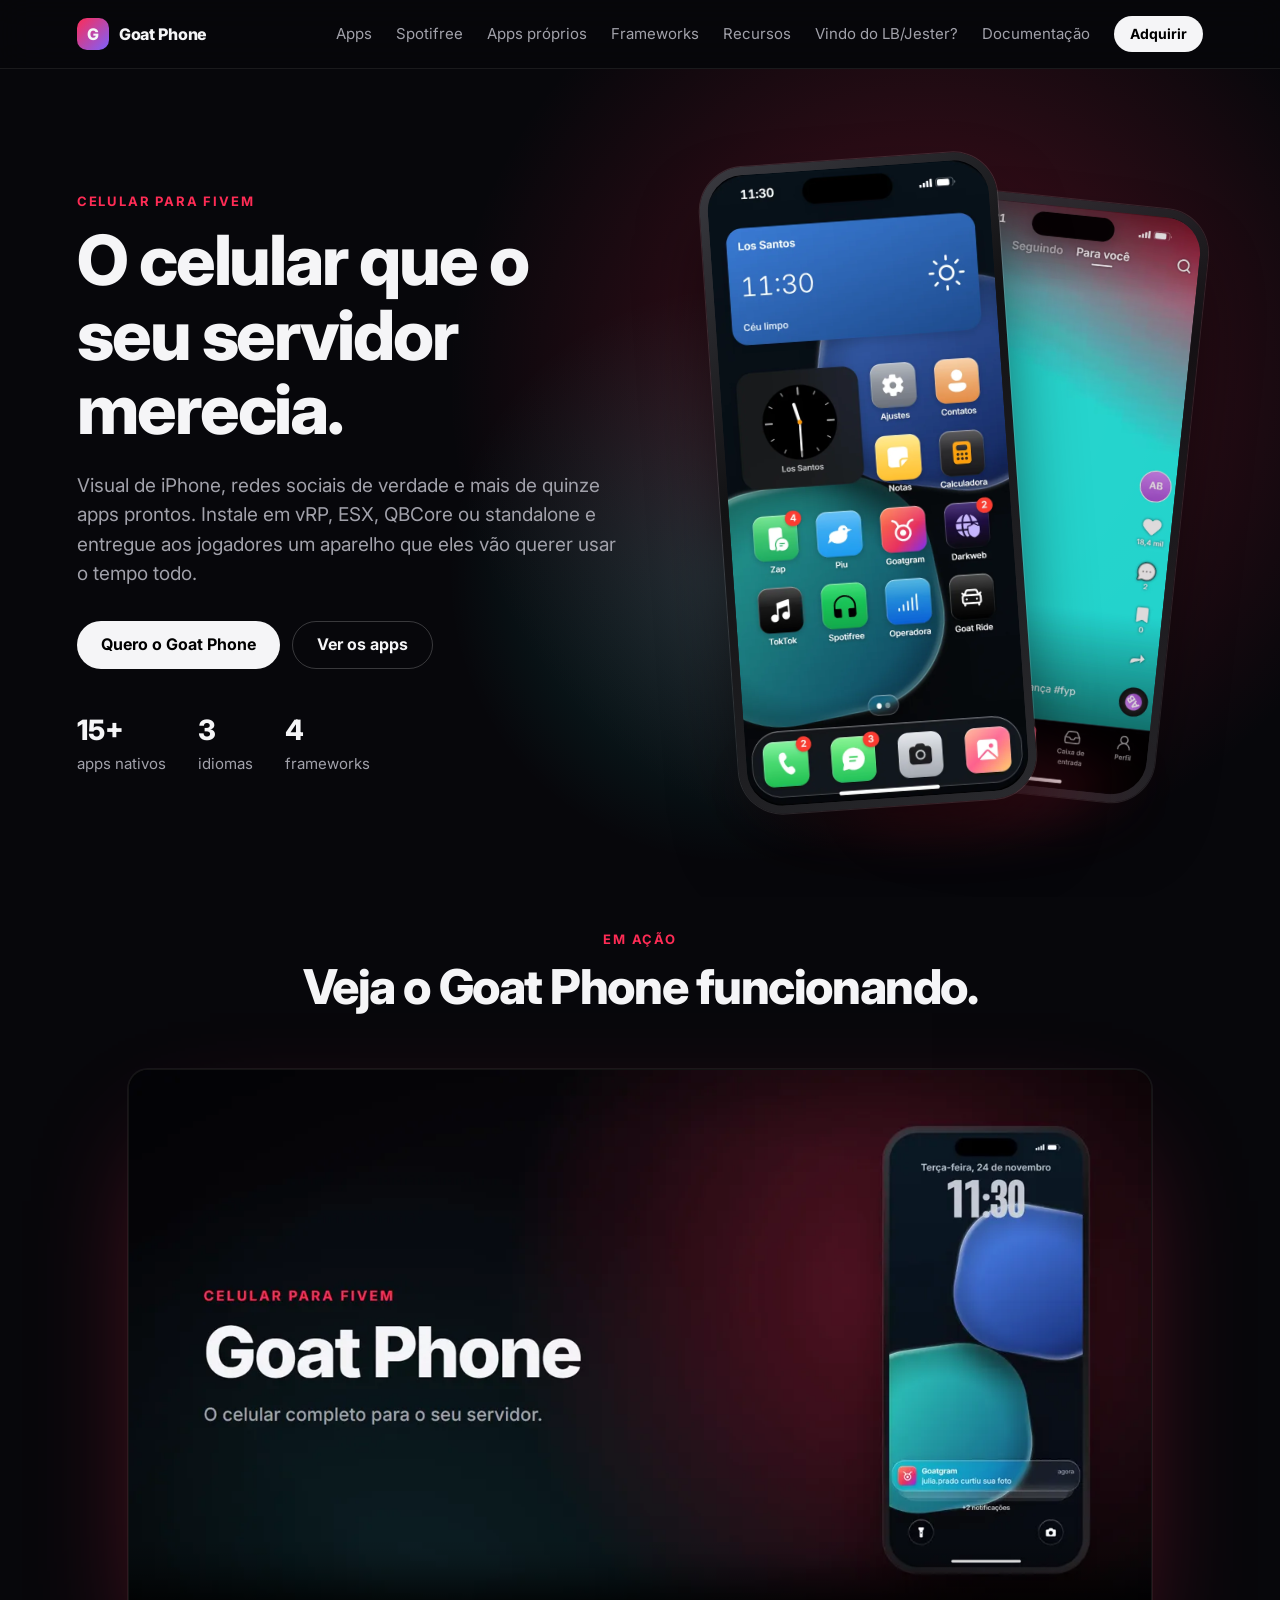
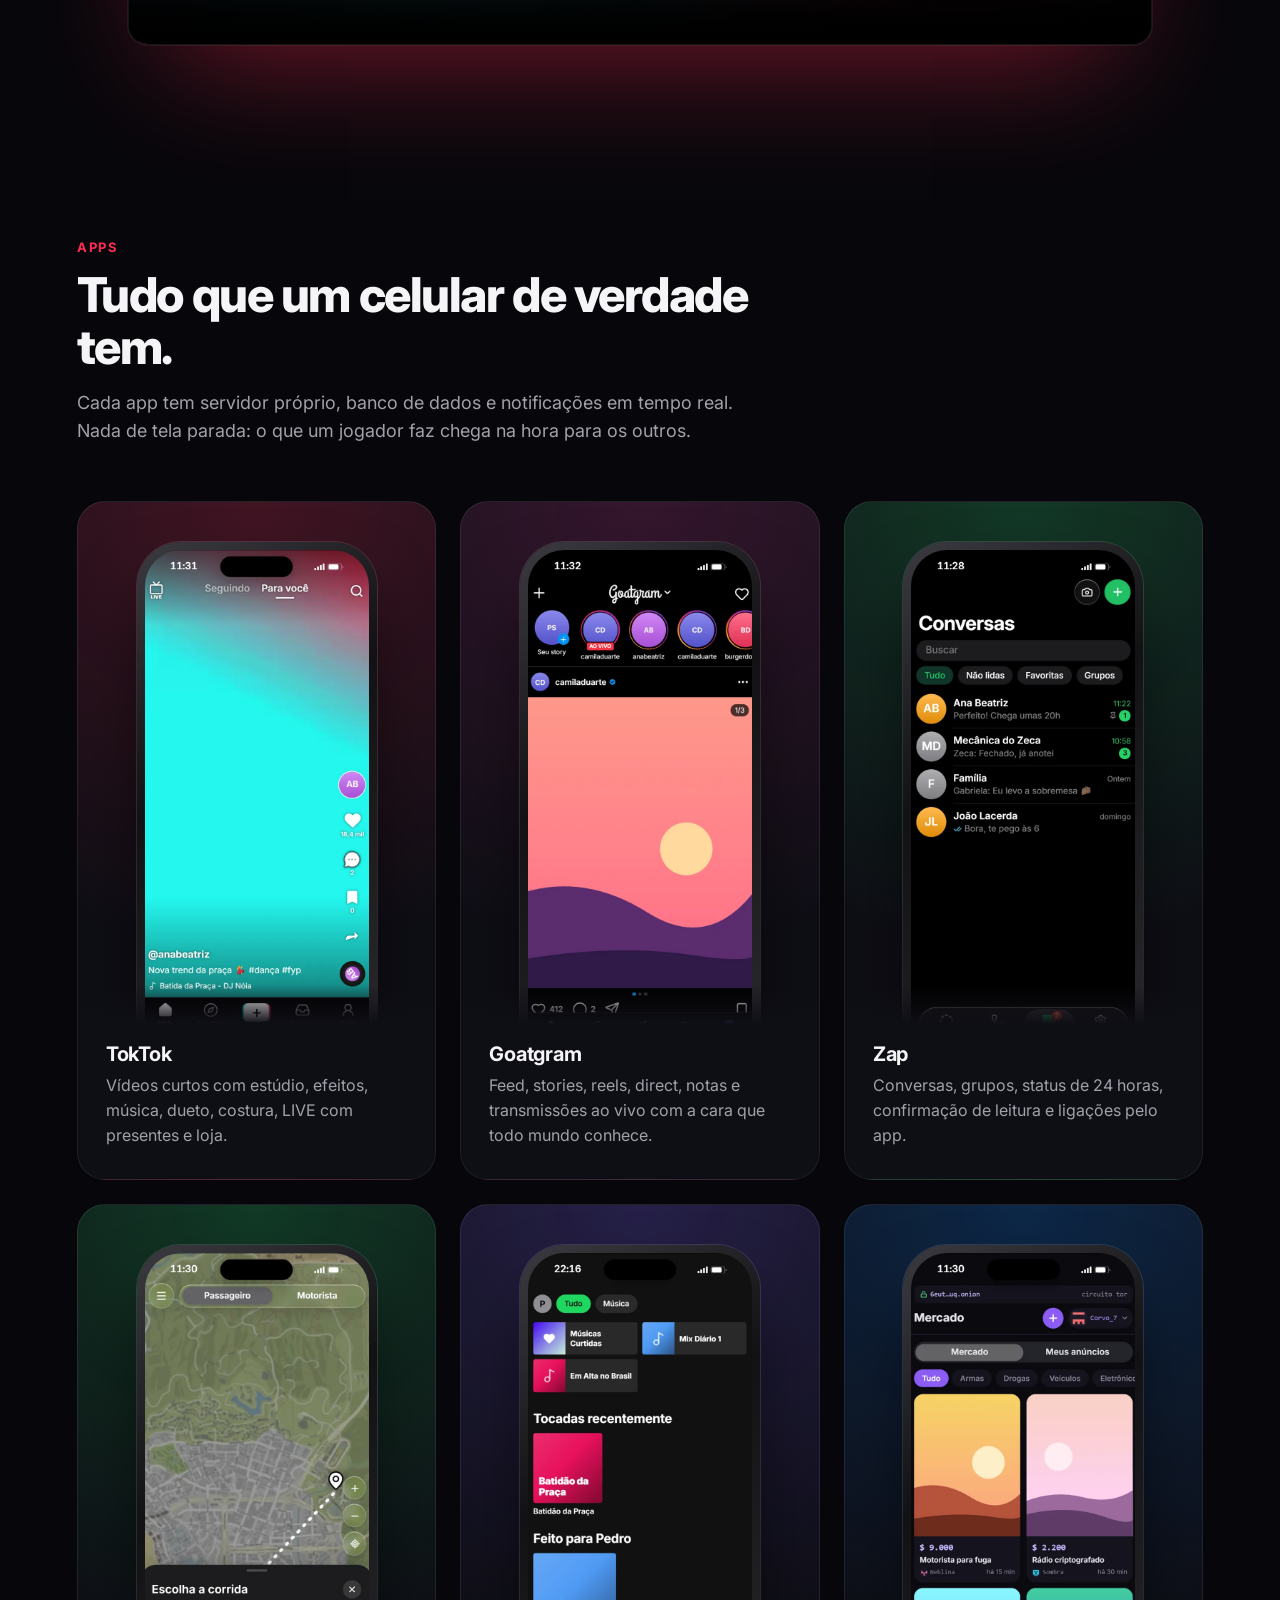
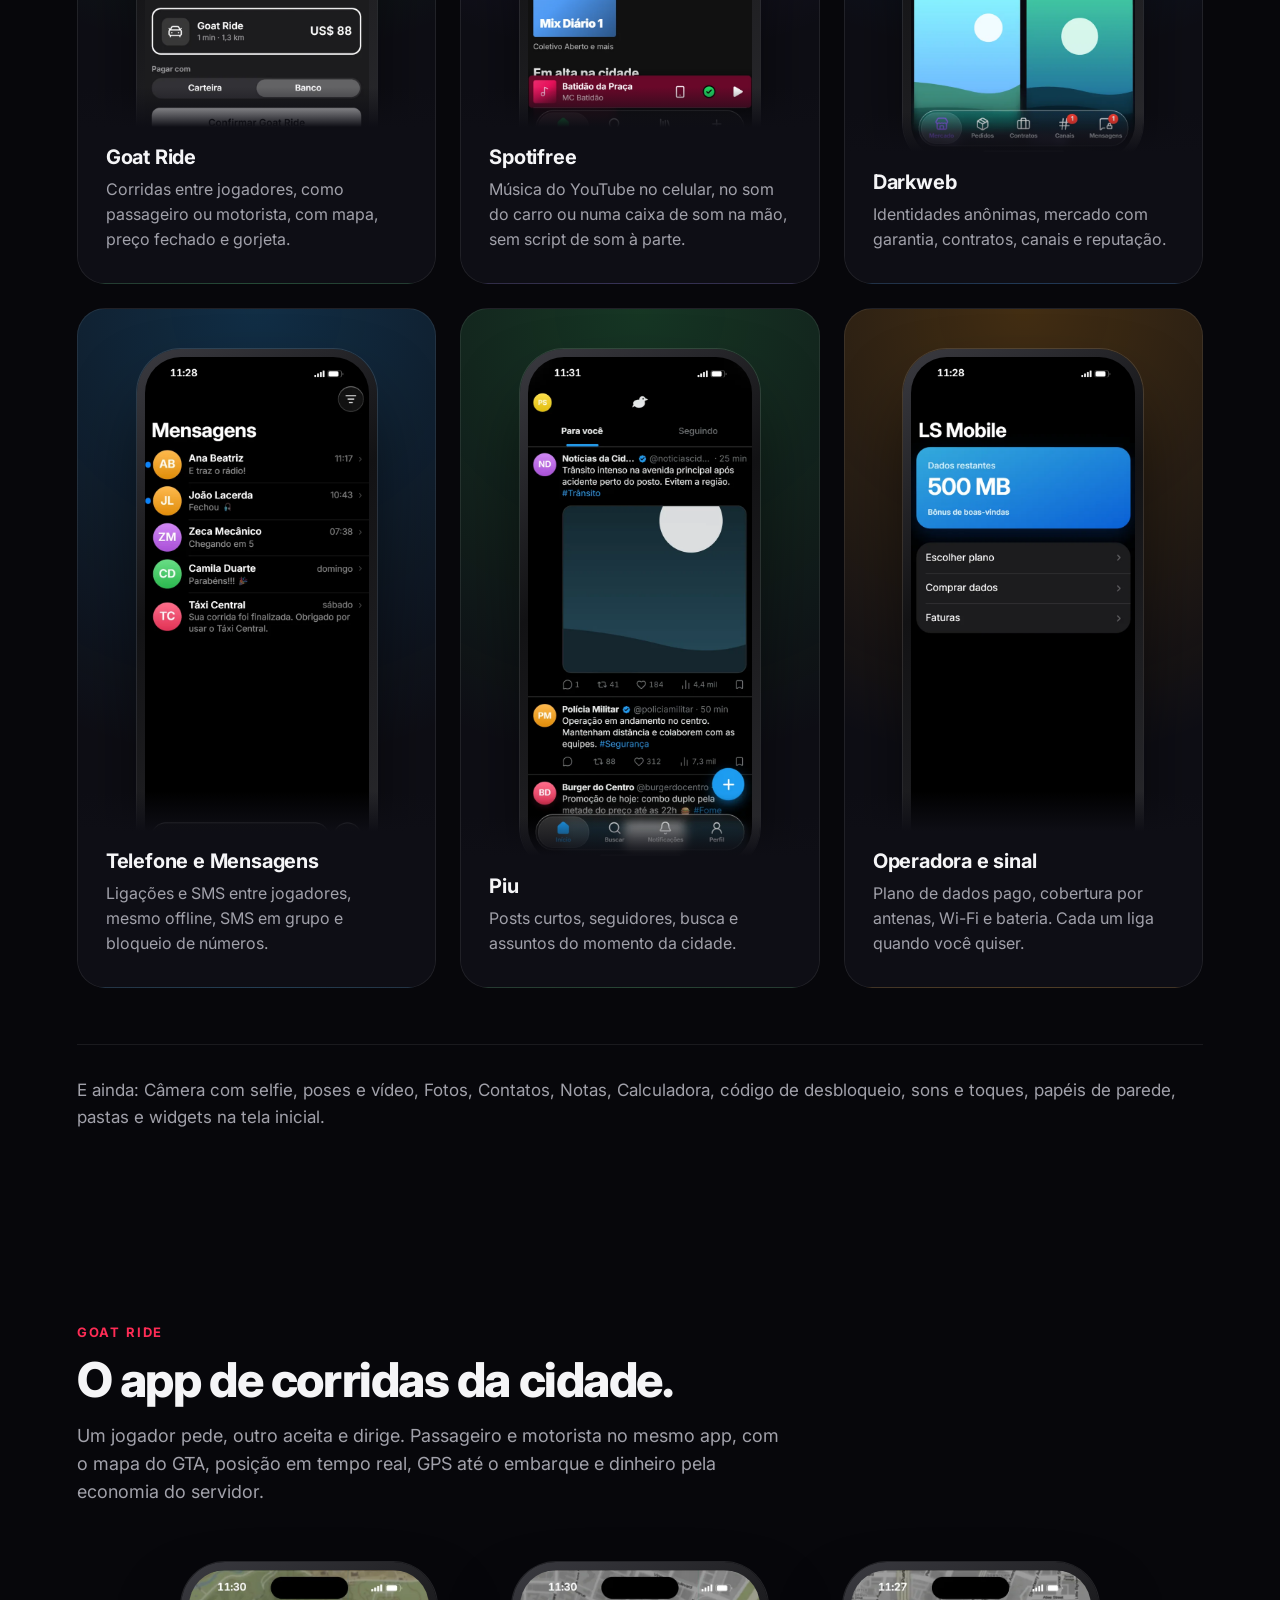
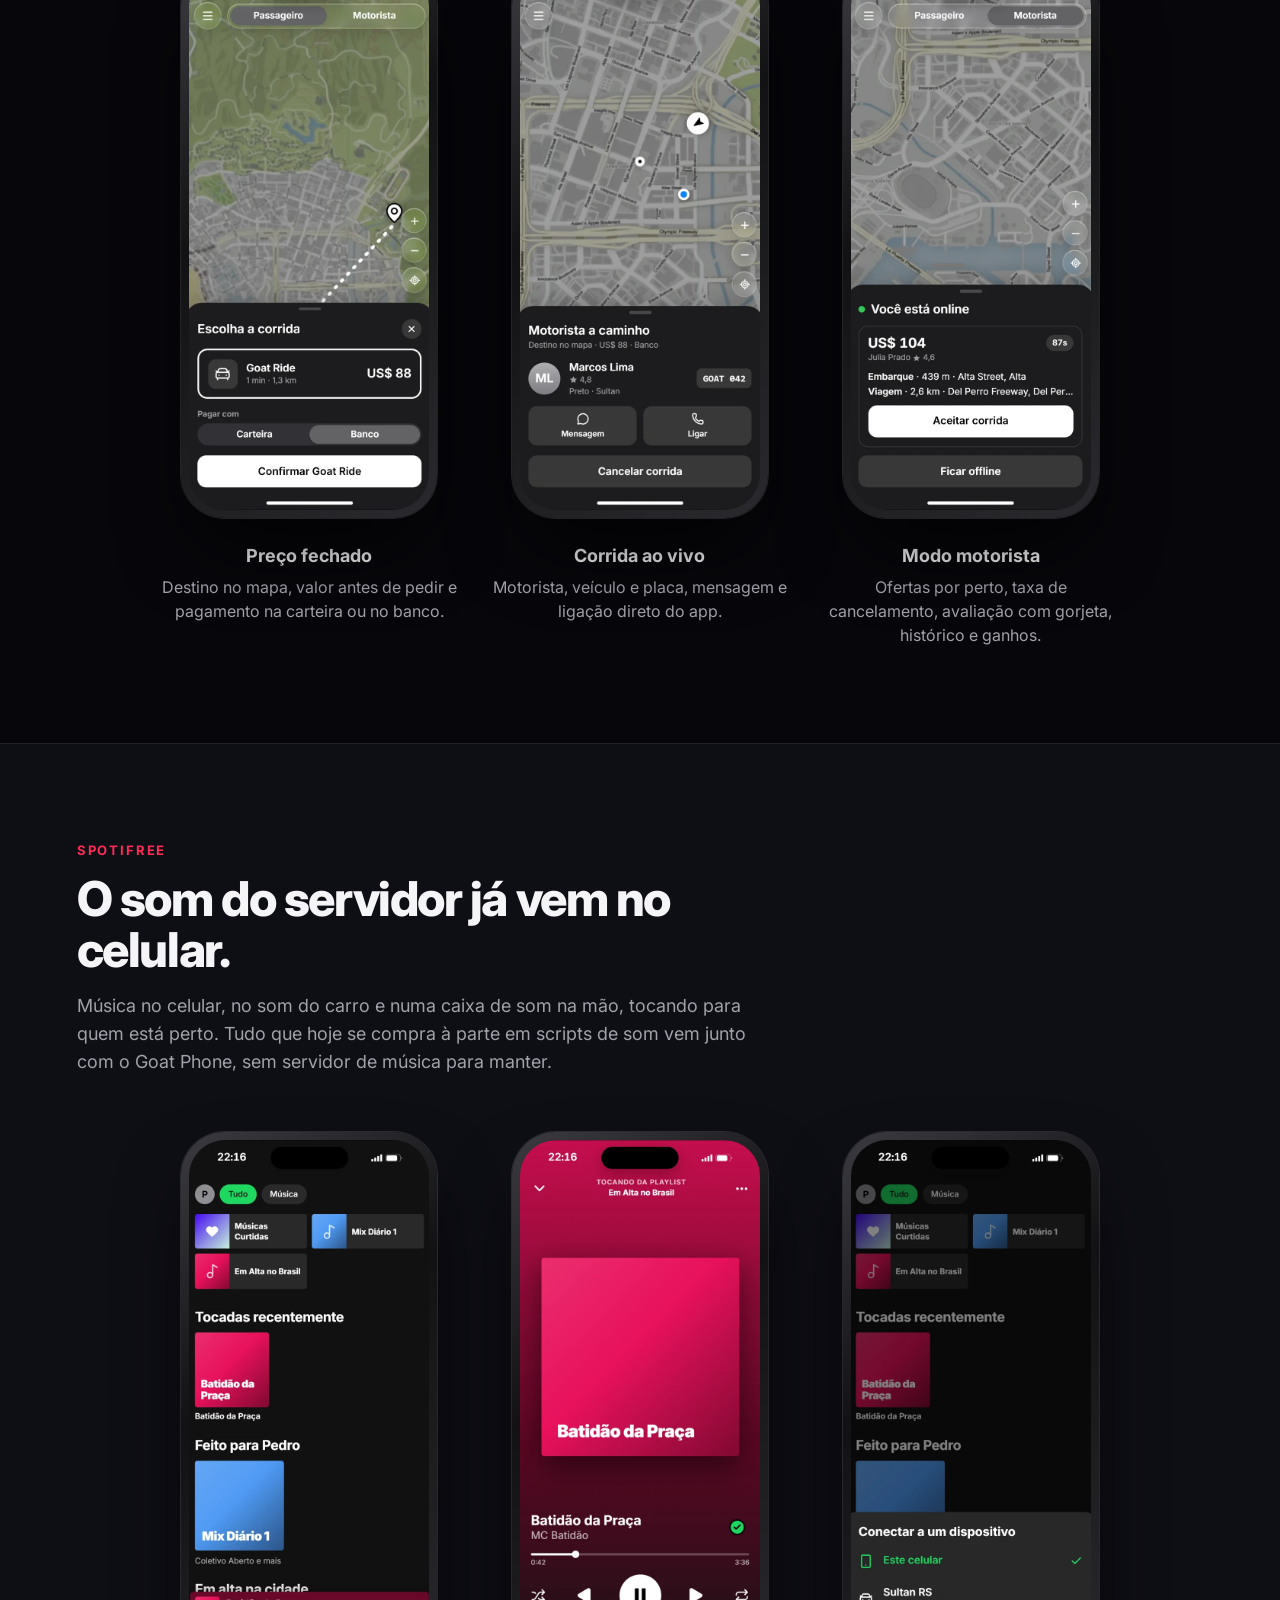
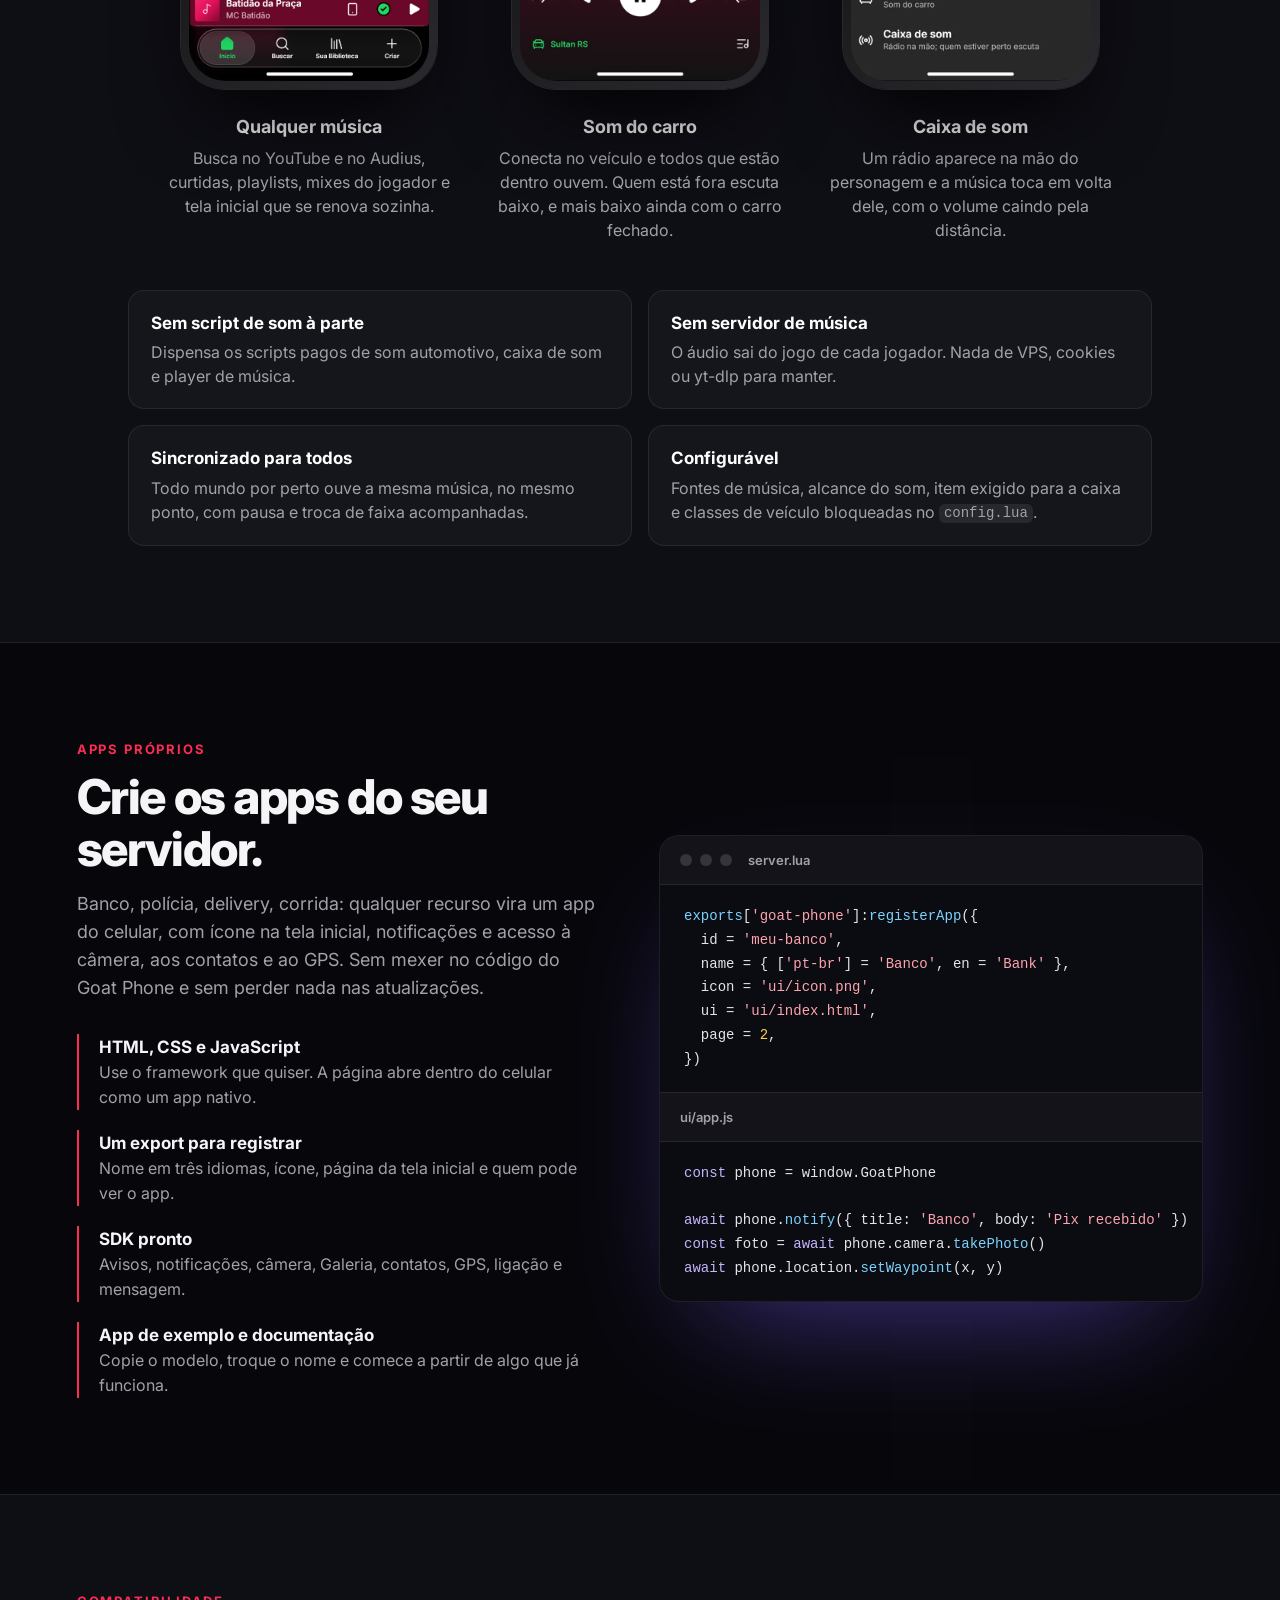
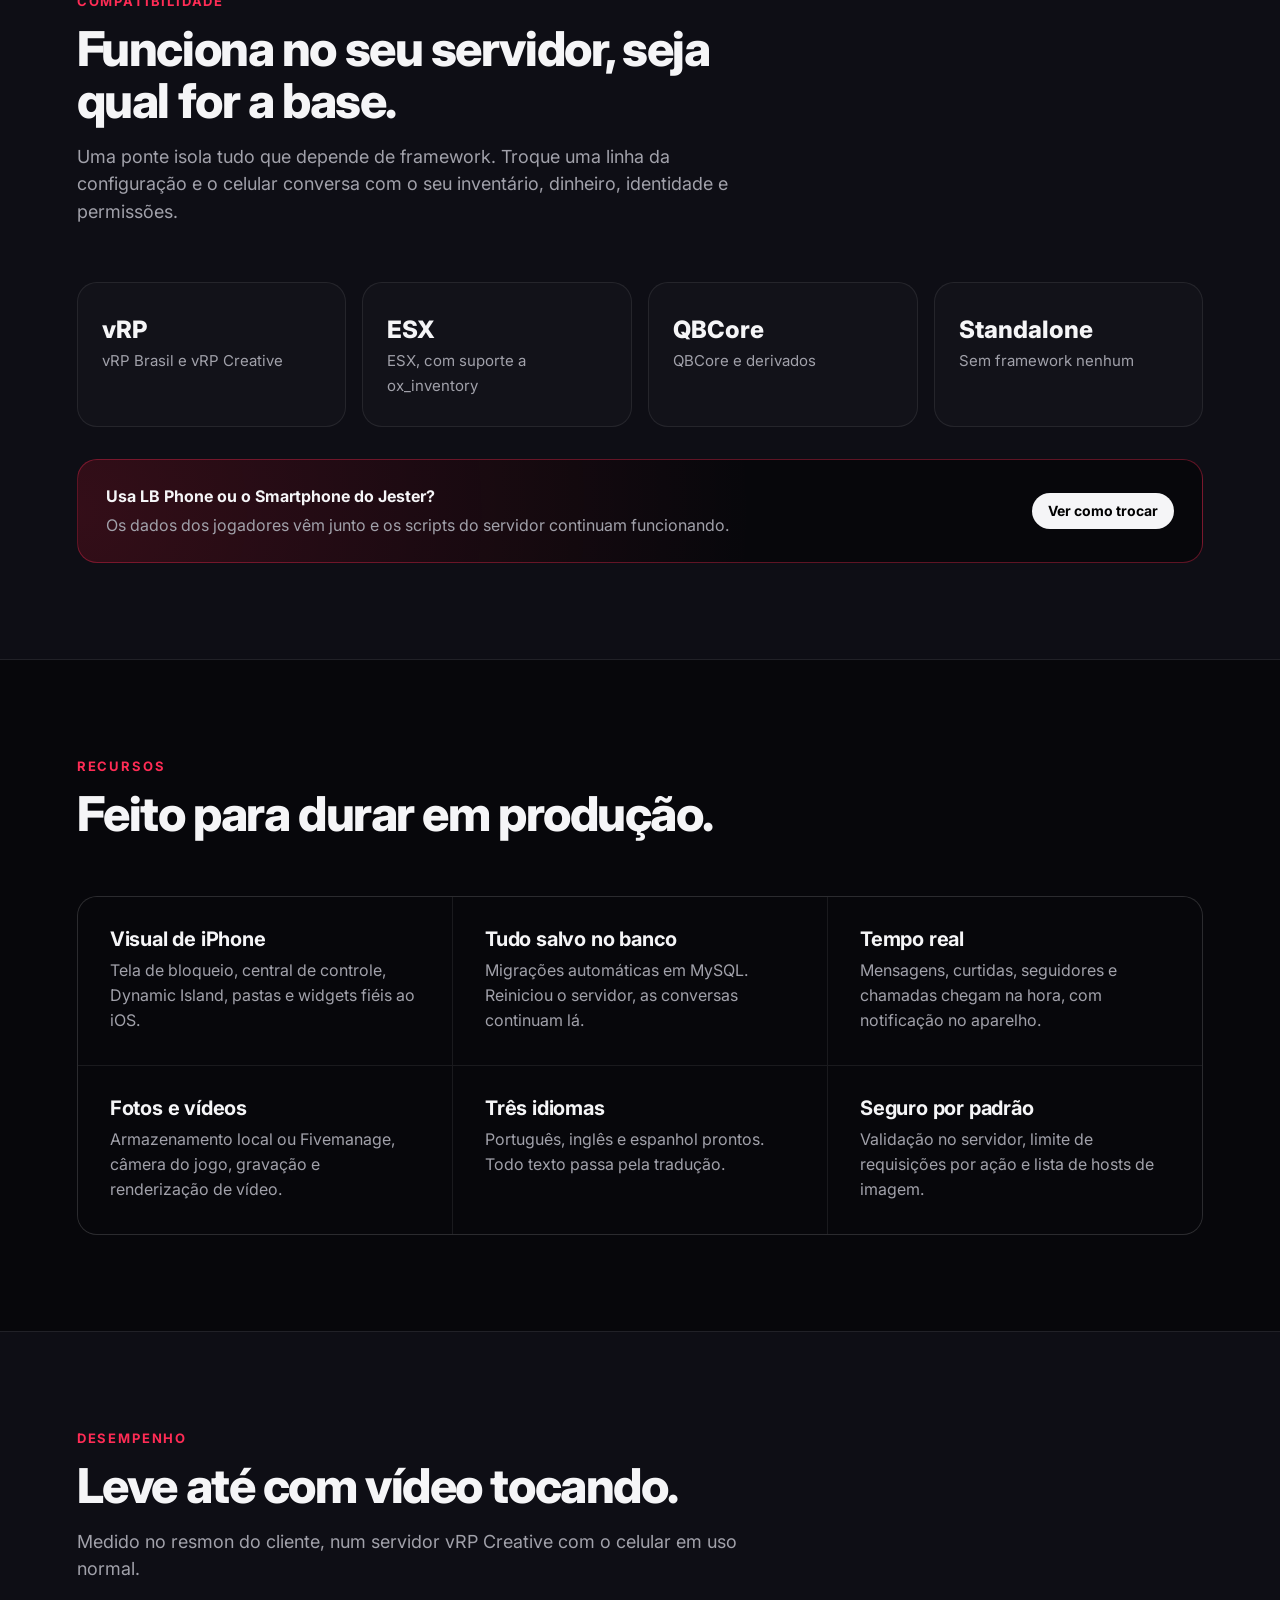
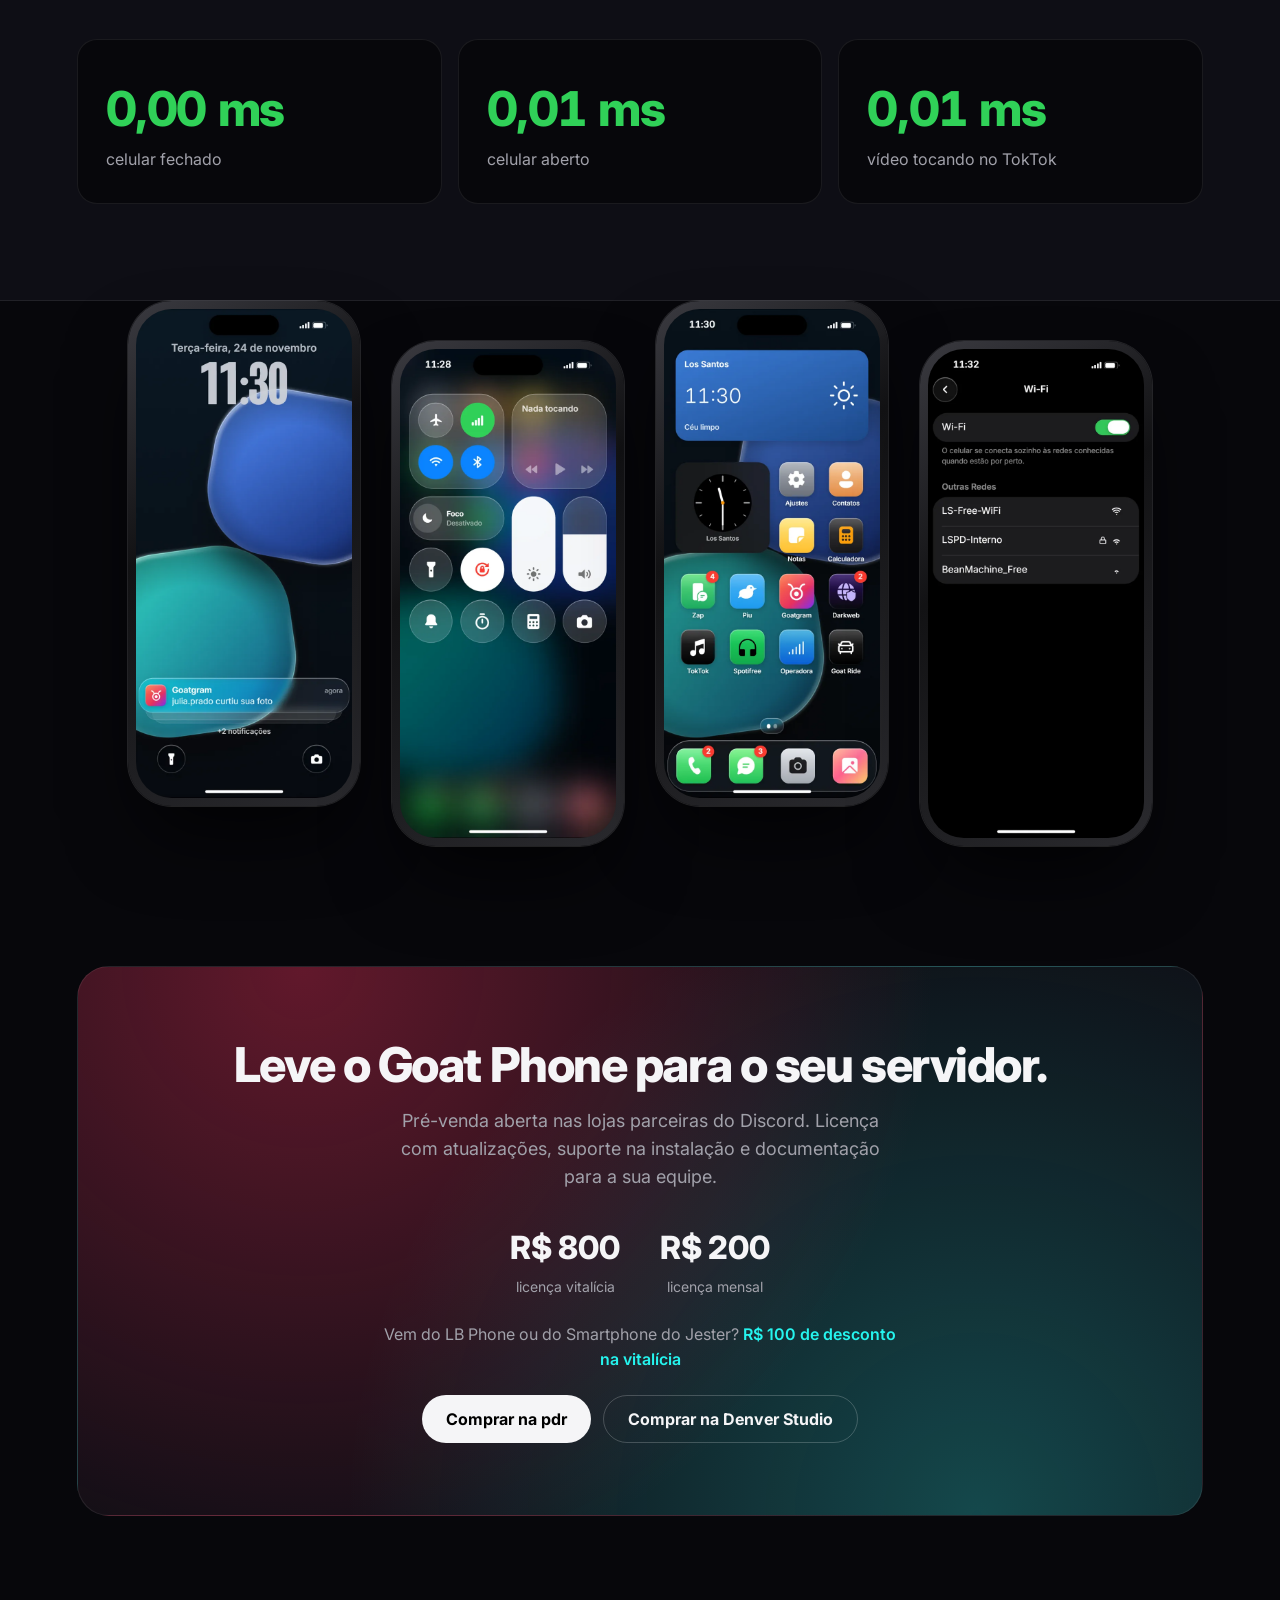
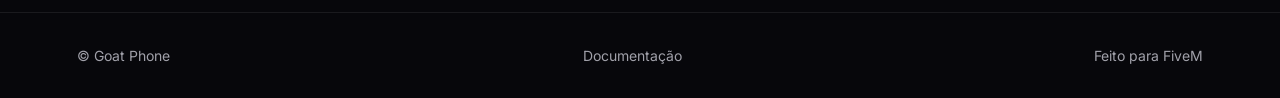
<file: index.html>
<!doctype html>
<html lang="pt-BR">
  <head>
    <meta charset="utf-8" />
    <meta name="viewport" content="width=device-width, initial-scale=1" />
    <title>Goat Phone — o celular completo para o seu servidor FiveM</title>
    <meta
      name="description"
      content="Goat Phone é um celular para FiveM com visual de iPhone, mais de quinze apps, redes sociais com banco de dados e compatibilidade com vRP, ESX, QBCore ou standalone."
    />
    <meta property="og:title" content="Goat Phone — celular para FiveM" />
    <meta
      property="og:description"
      content="Visual de iPhone, TokTok, Goatgram, Zap, Spotifree, Darkweb e muito mais. Funciona em qualquer framework."
    />
    <meta property="og:image" content="assets/tela-home.webp" />
    <link rel="preconnect" href="https://fonts.googleapis.com" />
    <link rel="preconnect" href="https://fonts.gstatic.com" crossorigin />
    <link
      href="https://fonts.googleapis.com/css2?family=Inter:wght@400;500;600;700;800&display=swap"
      rel="stylesheet"
    />
    <link rel="stylesheet" href="styles.css" />
  </head>
  <body>
    <header class="topbar">
      <a class="brand" href="#inicio">
        <span class="brand-mark">G</span>
        Goat Phone
      </a>
      <nav class="topnav">
        <a href="#apps">Apps</a>
        <a href="#spotifree">Spotifree</a>
        <a href="#sdk">Apps próprios</a>
        <a href="#frameworks">Frameworks</a>
        <a href="#recursos">Recursos</a>
        <a href="vindo-do-lb-jester.html">Vindo do LB/Jester?</a>
        <a href="docs/index.html">Documentação</a>
        <a class="button button-small" href="#adquirir">Adquirir</a>
      </nav>
    </header>

    <main>
      <section class="hero" id="inicio">
        <div class="hero-copy">
          <p class="eyebrow">Celular para FiveM</p>
          <h1>O celular que o seu servidor merecia.</h1>
          <p class="lead">
            Visual de iPhone, redes sociais de verdade e mais de quinze apps prontos. Instale em
            vRP, ESX, QBCore ou standalone e entregue aos jogadores um aparelho que eles vão querer
            usar o tempo todo.
          </p>
          <div class="hero-actions">
            <a class="button" href="#adquirir">Quero o Goat Phone</a>
            <a class="button button-ghost" href="#apps">Ver os apps</a>
          </div>
          <ul class="hero-facts">
            <li><strong>15+</strong> apps nativos</li>
            <li><strong>3</strong> idiomas</li>
            <li><strong>4</strong> frameworks</li>
          </ul>
        </div>
        <div class="hero-phones" aria-hidden="true">
          <div class="phone phone-back">
            <img src="assets/tela-toktok.webp" alt="" />
          </div>
          <div class="phone phone-front">
            <img src="assets/tela-home.webp" alt="" />
          </div>
        </div>
      </section>

      <section class="section video-section" id="video">
        <div class="section-head">
          <p class="eyebrow">Em ação</p>
          <h2>Veja o Goat Phone funcionando.</h2>
        </div>
        <video
          class="promo-video"
          src="assets/goat-phone.mp4"
          poster="assets/video-poster.webp"
          controls
          muted
          playsinline
          preload="metadata"
        ></video>
      </section>

      <section class="section" id="apps">
        <div class="section-head">
          <p class="eyebrow">Apps</p>
          <h2>Tudo que um celular de verdade tem.</h2>
          <p>
            Cada app tem servidor próprio, banco de dados e notificações em tempo real. Nada de
            tela parada: o que um jogador faz chega na hora para os outros.
          </p>
        </div>
        <div class="showcase">
          <article class="showcase-item">
            <div class="phone phone-card"><img src="assets/tela-toktok.webp" alt="Feed do TokTok" /></div>
            <div class="showcase-copy">
              <h3>TokTok</h3>
              <p>Vídeos curtos com estúdio, efeitos, música, dueto, costura, LIVE com presentes e loja.</p>
            </div>
          </article>
          <article class="showcase-item">
            <div class="phone phone-card"><img src="assets/tela-goatgram.webp" alt="Feed do Goatgram" /></div>
            <div class="showcase-copy">
              <h3>Goatgram</h3>
              <p>Feed, stories, reels, direct, notas e transmissões ao vivo com a cara que todo mundo conhece.</p>
            </div>
          </article>
          <article class="showcase-item">
            <div class="phone phone-card"><img src="assets/tela-zap.webp" alt="Conversas do Zap" /></div>
            <div class="showcase-copy">
              <h3>Zap</h3>
              <p>Conversas, grupos, status de 24 horas, confirmação de leitura e ligações pelo app.</p>
            </div>
          </article>
          <article class="showcase-item">
            <div class="phone phone-card"><img src="assets/tela-goatride.webp" alt="Pedido de corrida no Goat Ride" /></div>
            <div class="showcase-copy">
              <h3>Goat Ride</h3>
              <p>Corridas entre jogadores, como passageiro ou motorista, com mapa, preço fechado e gorjeta.</p>
            </div>
          </article>
          <article class="showcase-item">
            <div class="phone phone-card"><img src="assets/tela-spotifree.webp" alt="Início do Spotifree" /></div>
            <div class="showcase-copy">
              <h3>Spotifree</h3>
              <p>Música do YouTube no celular, no som do carro ou numa caixa de som na mão, sem script de som à parte.</p>
            </div>
          </article>
          <article class="showcase-item">
            <div class="phone phone-card"><img src="assets/tela-darkweb.webp" alt="Mercado da Darkweb" /></div>
            <div class="showcase-copy">
              <h3>Darkweb</h3>
              <p>Identidades anônimas, mercado com garantia, contratos, canais e reputação.</p>
            </div>
          </article>
          <article class="showcase-item">
            <div class="phone phone-card"><img src="assets/tela-messages.webp" alt="Lista do Mensagens" /></div>
            <div class="showcase-copy">
              <h3>Telefone e Mensagens</h3>
              <p>Ligações e SMS entre jogadores, mesmo offline, SMS em grupo e bloqueio de números.</p>
            </div>
          </article>
          <article class="showcase-item">
            <div class="phone phone-card"><img src="assets/tela-piu.webp" alt="Feed do Piu" /></div>
            <div class="showcase-copy">
              <h3>Piu</h3>
              <p>Posts curtos, seguidores, busca e assuntos do momento da cidade.</p>
            </div>
          </article>
          <article class="showcase-item">
            <div class="phone phone-card"><img src="assets/tela-operadora.webp" alt="App da Operadora" /></div>
            <div class="showcase-copy">
              <h3>Operadora e sinal</h3>
              <p>Plano de dados pago, cobertura por antenas, Wi-Fi e bateria. Cada um liga quando você quiser.</p>
            </div>
          </article>
        </div>
        <p class="apps-more">
          E ainda: Câmera com selfie, poses e vídeo, Fotos, Contatos, Notas, Calculadora, código de
          desbloqueio, sons e toques, papéis de parede, pastas e widgets na tela inicial.
        </p>
      </section>

      <section class="section ride-section" id="goat-ride">
        <div class="section-head">
          <p class="eyebrow">Goat Ride</p>
          <h2>O app de corridas da cidade.</h2>
          <p>
            Um jogador pede, outro aceita e dirige. Passageiro e motorista no mesmo app, com o mapa
            do GTA, posição em tempo real, GPS até o embarque e dinheiro pela economia do servidor.
          </p>
        </div>
        <div class="ride-grid">
          <figure>
            <div class="phone phone-card"><img src="assets/tela-goatride.webp" alt="Escolha da corrida com preço fechado" /></div>
            <figcaption><strong>Preço fechado</strong>Destino no mapa, valor antes de pedir e pagamento na carteira ou no banco.</figcaption>
          </figure>
          <figure>
            <div class="phone phone-card"><img src="assets/tela-goatride-corrida.webp" alt="Motorista a caminho" /></div>
            <figcaption><strong>Corrida ao vivo</strong>Motorista, veículo e placa, mensagem e ligação direto do app.</figcaption>
          </figure>
          <figure>
            <div class="phone phone-card"><img src="assets/tela-goatride-motorista.webp" alt="Oferta de corrida para o motorista" /></div>
            <figcaption><strong>Modo motorista</strong>Ofertas por perto, taxa de cancelamento, avaliação com gorjeta, histórico e ganhos.</figcaption>
          </figure>
        </div>
      </section>

      <section class="section section-alt" id="spotifree">
        <div class="section-head">
          <p class="eyebrow">Spotifree</p>
          <h2>O som do servidor já vem no celular.</h2>
          <p>
            Música no celular, no som do carro e numa caixa de som na mão, tocando para quem está
            perto. Tudo que hoje se compra à parte em scripts de som vem junto com o Goat Phone,
            sem servidor de música para manter.
          </p>
        </div>
        <div class="ride-grid">
          <figure>
            <div class="phone phone-card"><img src="assets/tela-spotifree.webp" alt="Início do Spotifree com mixes e mini player" /></div>
            <figcaption><strong>Qualquer música</strong>Busca no YouTube e no Audius, curtidas, playlists, mixes do jogador e tela inicial que se renova sozinha.</figcaption>
          </figure>
          <figure>
            <div class="phone phone-card"><img src="assets/tela-spotifree-carro.webp" alt="Spotifree conectado ao som do carro" /></div>
            <figcaption><strong>Som do carro</strong>Conecta no veículo e todos que estão dentro ouvem. Quem está fora escuta baixo, e mais baixo ainda com o carro fechado.</figcaption>
          </figure>
          <figure>
            <div class="phone phone-card"><img src="assets/tela-spotifree-dispositivos.webp" alt="Escolha entre celular, carro e caixa de som" /></div>
            <figcaption><strong>Caixa de som</strong>Um rádio aparece na mão do personagem e a música toca em volta dele, com o volume caindo pela distância.</figcaption>
          </figure>
        </div>
        <ul class="replace-list">
          <li><strong>Sem script de som à parte</strong>Dispensa os scripts pagos de som automotivo, caixa de som e player de música.</li>
          <li><strong>Sem servidor de música</strong>O áudio sai do jogo de cada jogador. Nada de VPS, cookies ou yt-dlp para manter.</li>
          <li><strong>Sincronizado para todos</strong>Todo mundo por perto ouve a mesma música, no mesmo ponto, com pausa e troca de faixa acompanhadas.</li>
          <li><strong>Configurável</strong>Fontes de música, alcance do som, item exigido para a caixa e classes de veículo bloqueadas no <code>config.lua</code>.</li>
        </ul>
      </section>

      <section class="section" id="sdk">
        <div class="sdk">
          <div class="sdk-copy">
            <p class="eyebrow">Apps próprios</p>
            <h2>Crie os apps do seu servidor.</h2>
            <p class="sdk-lead">
              Banco, polícia, delivery, corrida: qualquer recurso vira um app do celular, com ícone
              na tela inicial, notificações e acesso à câmera, aos contatos e ao GPS. Sem mexer no
              código do Goat Phone e sem perder nada nas atualizações.
            </p>
            <ul class="sdk-points">
              <li>
                <strong>HTML, CSS e JavaScript</strong>
                <span>Use o framework que quiser. A página abre dentro do celular como um app nativo.</span>
              </li>
              <li>
                <strong>Um export para registrar</strong>
                <span>Nome em três idiomas, ícone, página da tela inicial e quem pode ver o app.</span>
              </li>
              <li>
                <strong>SDK pronto</strong>
                <span>Avisos, notificações, câmera, Galeria, contatos, GPS, ligação e mensagem.</span>
              </li>
              <li>
                <strong>App de exemplo e documentação</strong>
                <span>Copie o modelo, troque o nome e comece a partir de algo que já funciona.</span>
              </li>
            </ul>
          </div>
          <div class="code-card">
            <div class="code-tabs">
              <span class="code-dot"></span>
              <span class="code-dot"></span>
              <span class="code-dot"></span>
              <span class="code-file">server.lua</span>
            </div>
            <pre><code><span class="tok-fn">exports</span>[<span class="tok-str">'goat-phone'</span>]:<span class="tok-fn">registerApp</span>({
  id = <span class="tok-str">'meu-banco'</span>,
  name = { [<span class="tok-str">'pt-br'</span>] = <span class="tok-str">'Banco'</span>, en = <span class="tok-str">'Bank'</span> },
  icon = <span class="tok-str">'ui/icon.png'</span>,
  ui = <span class="tok-str">'ui/index.html'</span>,
  page = <span class="tok-num">2</span>,
})</code></pre>
            <div class="code-tabs code-tabs-inner">
              <span class="code-file">ui/app.js</span>
            </div>
            <pre><code><span class="tok-kw">const</span> phone = window.GoatPhone

<span class="tok-kw">await</span> phone.<span class="tok-fn">notify</span>({ title: <span class="tok-str">'Banco'</span>, body: <span class="tok-str">'Pix recebido'</span> })
<span class="tok-kw">const</span> foto = <span class="tok-kw">await</span> phone.camera.<span class="tok-fn">takePhoto</span>()
<span class="tok-kw">await</span> phone.location.<span class="tok-fn">setWaypoint</span>(x, y)</code></pre>
          </div>
        </div>
      </section>

      <section class="section section-alt" id="frameworks">
        <div class="section-head">
          <p class="eyebrow">Compatibilidade</p>
          <h2>Funciona no seu servidor, seja qual for a base.</h2>
          <p>
            Uma ponte isola tudo que depende de framework. Troque uma linha da configuração e o
            celular conversa com o seu inventário, dinheiro, identidade e permissões.
          </p>
        </div>
        <ul class="frameworks">
          <li><strong>vRP</strong><span>vRP Brasil e vRP Creative</span></li>
          <li><strong>ESX</strong><span>ESX, com suporte a ox_inventory</span></li>
          <li><strong>QBCore</strong><span>QBCore e derivados</span></li>
          <li><strong>Standalone</strong><span>Sem framework nenhum</span></li>
        </ul>
        <a class="switch-banner" href="vindo-do-lb-jester.html">
          <div>
            <strong>Usa LB Phone ou o Smartphone do Jester?</strong>
            <p>Os dados dos jogadores vêm junto e os scripts do servidor continuam funcionando.</p>
          </div>
          <span class="button button-small">Ver como trocar</span>
        </a>
      </section>

      <section class="section" id="recursos">
        <div class="section-head">
          <p class="eyebrow">Recursos</p>
          <h2>Feito para durar em produção.</h2>
        </div>
        <div class="features">
          <article>
            <h3>Visual de iPhone</h3>
            <p>Tela de bloqueio, central de controle, Dynamic Island, pastas e widgets fiéis ao iOS.</p>
          </article>
          <article>
            <h3>Tudo salvo no banco</h3>
            <p>Migrações automáticas em MySQL. Reiniciou o servidor, as conversas continuam lá.</p>
          </article>
          <article>
            <h3>Tempo real</h3>
            <p>Mensagens, curtidas, seguidores e chamadas chegam na hora, com notificação no aparelho.</p>
          </article>
          <article>
            <h3>Fotos e vídeos</h3>
            <p>Armazenamento local ou Fivemanage, câmera do jogo, gravação e renderização de vídeo.</p>
          </article>
          <article>
            <h3>Três idiomas</h3>
            <p>Português, inglês e espanhol prontos. Todo texto passa pela tradução.</p>
          </article>
          <article>
            <h3>Seguro por padrão</h3>
            <p>Validação no servidor, limite de requisições por ação e lista de hosts de imagem.</p>
          </article>
        </div>
      </section>

      <section class="section section-alt" id="desempenho">
        <div class="section-head">
          <p class="eyebrow">Desempenho</p>
          <h2>Leve até com vídeo tocando.</h2>
          <p>
            Medido no resmon do cliente, num servidor vRP Creative com o celular em uso normal.
          </p>
        </div>
        <ul class="perf">
          <li><strong>0,00 ms</strong><span>celular fechado</span></li>
          <li><strong>0,01 ms</strong><span>celular aberto</span></li>
          <li><strong>0,01 ms</strong><span>vídeo tocando no TokTok</span></li>
        </ul>
      </section>

      <section class="section gallery-section">
        <div class="gallery">
          <div class="phone phone-card"><img src="assets/tela-lock.webp" alt="Tela de bloqueio com notificações" /></div>
          <div class="phone phone-card"><img src="assets/tela-controle.webp" alt="Central de controle" /></div>
          <div class="phone phone-card"><img src="assets/tela-home.webp" alt="Tela inicial com widgets" /></div>
          <div class="phone phone-card"><img src="assets/tela-wifi.webp" alt="Wi-Fi nos Ajustes" /></div>
        </div>
      </section>

      <section class="cta" id="adquirir">
        <h2>Leve o Goat Phone para o seu servidor.</h2>
        <p>Pré-venda aberta nas lojas parceiras do Discord. Licença com atualizações, suporte na instalação e documentação para a sua equipe.</p>
        <div class="cta-prices">
          <div><strong>R$ 800</strong><span>licença vitalícia</span></div>
          <div><strong>R$ 200</strong><span>licença mensal</span></div>
        </div>
        <p class="cta-switch">
          Vem do LB Phone ou do Smartphone do Jester?
          <a href="vindo-do-lb-jester.html">R$ 100 de desconto na vitalícia</a>
        </p>
        <div class="cta-actions">
          <a class="button" href="https://discord.gg/nSWrYVPFM" target="_blank" rel="noopener" data-buy-link>Comprar na pdr</a>
          <a class="button button-ghost" href="https://discord.gg/STuVtdvbc" target="_blank" rel="noopener" data-buy-link>Comprar na Denver Studio</a>
        </div>
      </section>
    </main>

    <footer class="footer">
      <span>© Goat Phone</span>
      <a href="docs/index.html">Documentação</a>
      <span>Feito para FiveM</span>
    </footer>
  </body>
</html>
</file>
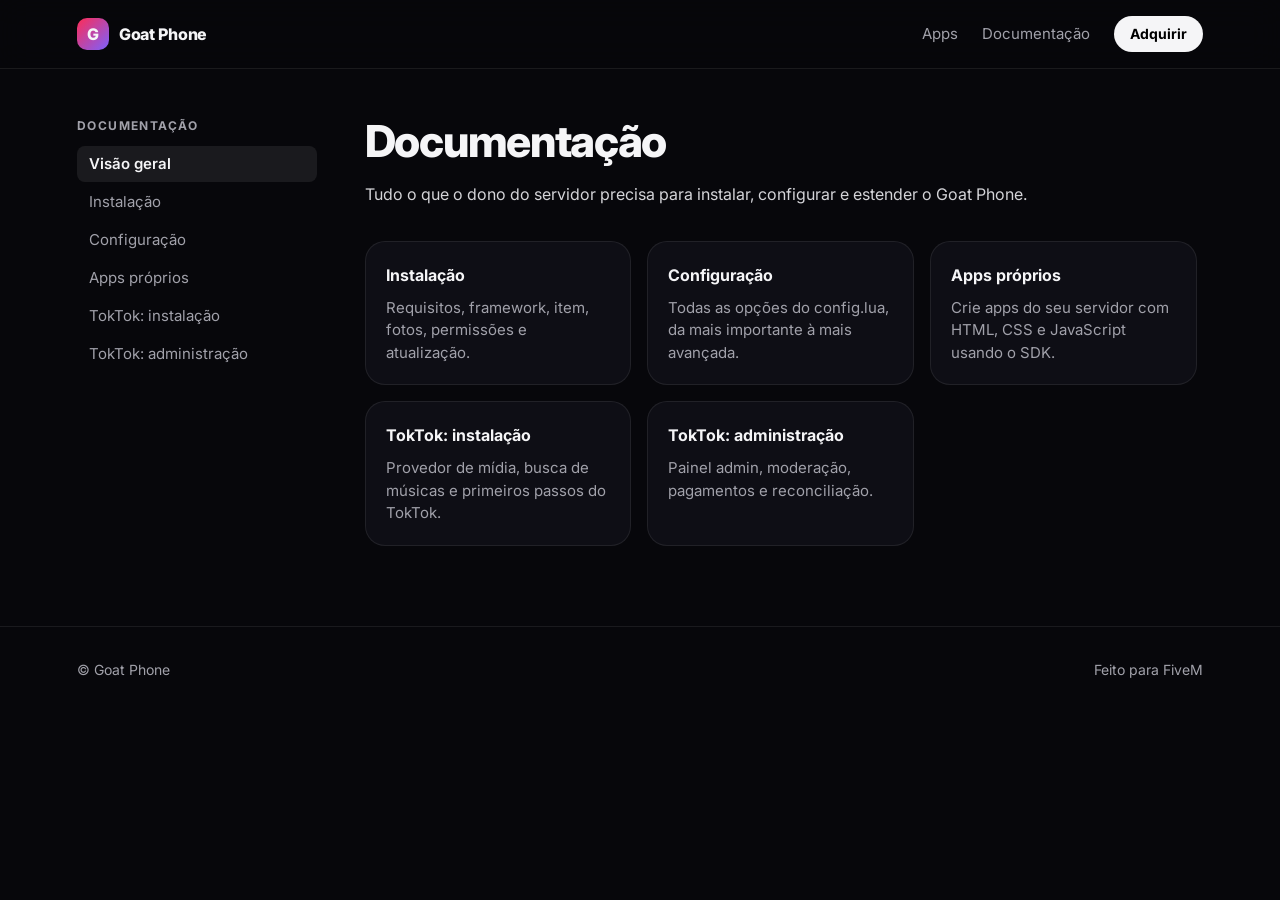
<file: docs/index.html>
<!doctype html>
<html lang="pt-BR">
  <head>
    <meta charset="utf-8" />
    <meta name="viewport" content="width=device-width, initial-scale=1" />
    <title>Visão geral — Documentação do Goat Phone</title>
    <meta name="description" content="Documentação do Goat Phone para donos de servidor FiveM." />
    <link rel="preconnect" href="https://fonts.googleapis.com" />
    <link rel="preconnect" href="https://fonts.gstatic.com" crossorigin />
    <link
      href="https://fonts.googleapis.com/css2?family=Inter:wght@400;500;600;700;800&display=swap"
      rel="stylesheet"
    />
    <link rel="stylesheet" href="../styles.css" />
    <link rel="stylesheet" href="docs.css" />
  </head>
  <body class="docs-body">
    <header class="topbar">
      <a class="brand" href="../index.html"><span class="brand-mark">G</span>Goat Phone</a>
      <nav class="topnav">
        <a href="../index.html#apps">Apps</a>
        <a href="index.html">Documentação</a>
        <a class="button button-small" href="../index.html#adquirir">Adquirir</a>
      </nav>
    </header>
    <div class="docs-layout">
      <aside class="docs-nav">
        <p class="docs-nav-title">Documentação</p>
        <a href="index.html" class="active">Visão geral</a>
        <a href="instalacao.html">Instalação</a>
        <a href="configuracao.html">Configuração</a>
        <a href="apps-proprios.html">Apps próprios</a>
        <a href="toktok-instalacao.html">TokTok: instalação</a>
        <a href="toktok-administracao.html">TokTok: administração</a>
        
      </aside>
      <main class="docs-content">
<h1>Documentação</h1>
<p>Tudo o que o dono do servidor precisa para instalar, configurar e estender o Goat Phone.</p>
<div class="docs-cards">
  <a class="docs-card" href="instalacao.html"><strong>Instalação</strong><span>Requisitos, framework, item, fotos, permissões e atualização.</span></a>
  <a class="docs-card" href="configuracao.html"><strong>Configuração</strong><span>Todas as opções do config.lua, da mais importante à mais avançada.</span></a>
  <a class="docs-card" href="apps-proprios.html"><strong>Apps próprios</strong><span>Crie apps do seu servidor com HTML, CSS e JavaScript usando o SDK.</span></a>
  <a class="docs-card" href="toktok-instalacao.html"><strong>TokTok: instalação</strong><span>Provedor de mídia, busca de músicas e primeiros passos do TokTok.</span></a>
  <a class="docs-card" href="toktok-administracao.html"><strong>TokTok: administração</strong><span>Painel admin, moderação, pagamentos e reconciliação.</span></a>
</div>
      </main>
    </div>
    <footer class="footer">
      <span>© Goat Phone</span>
      <span>Feito para FiveM</span>
    </footer>
  </body>
</html>
</file>
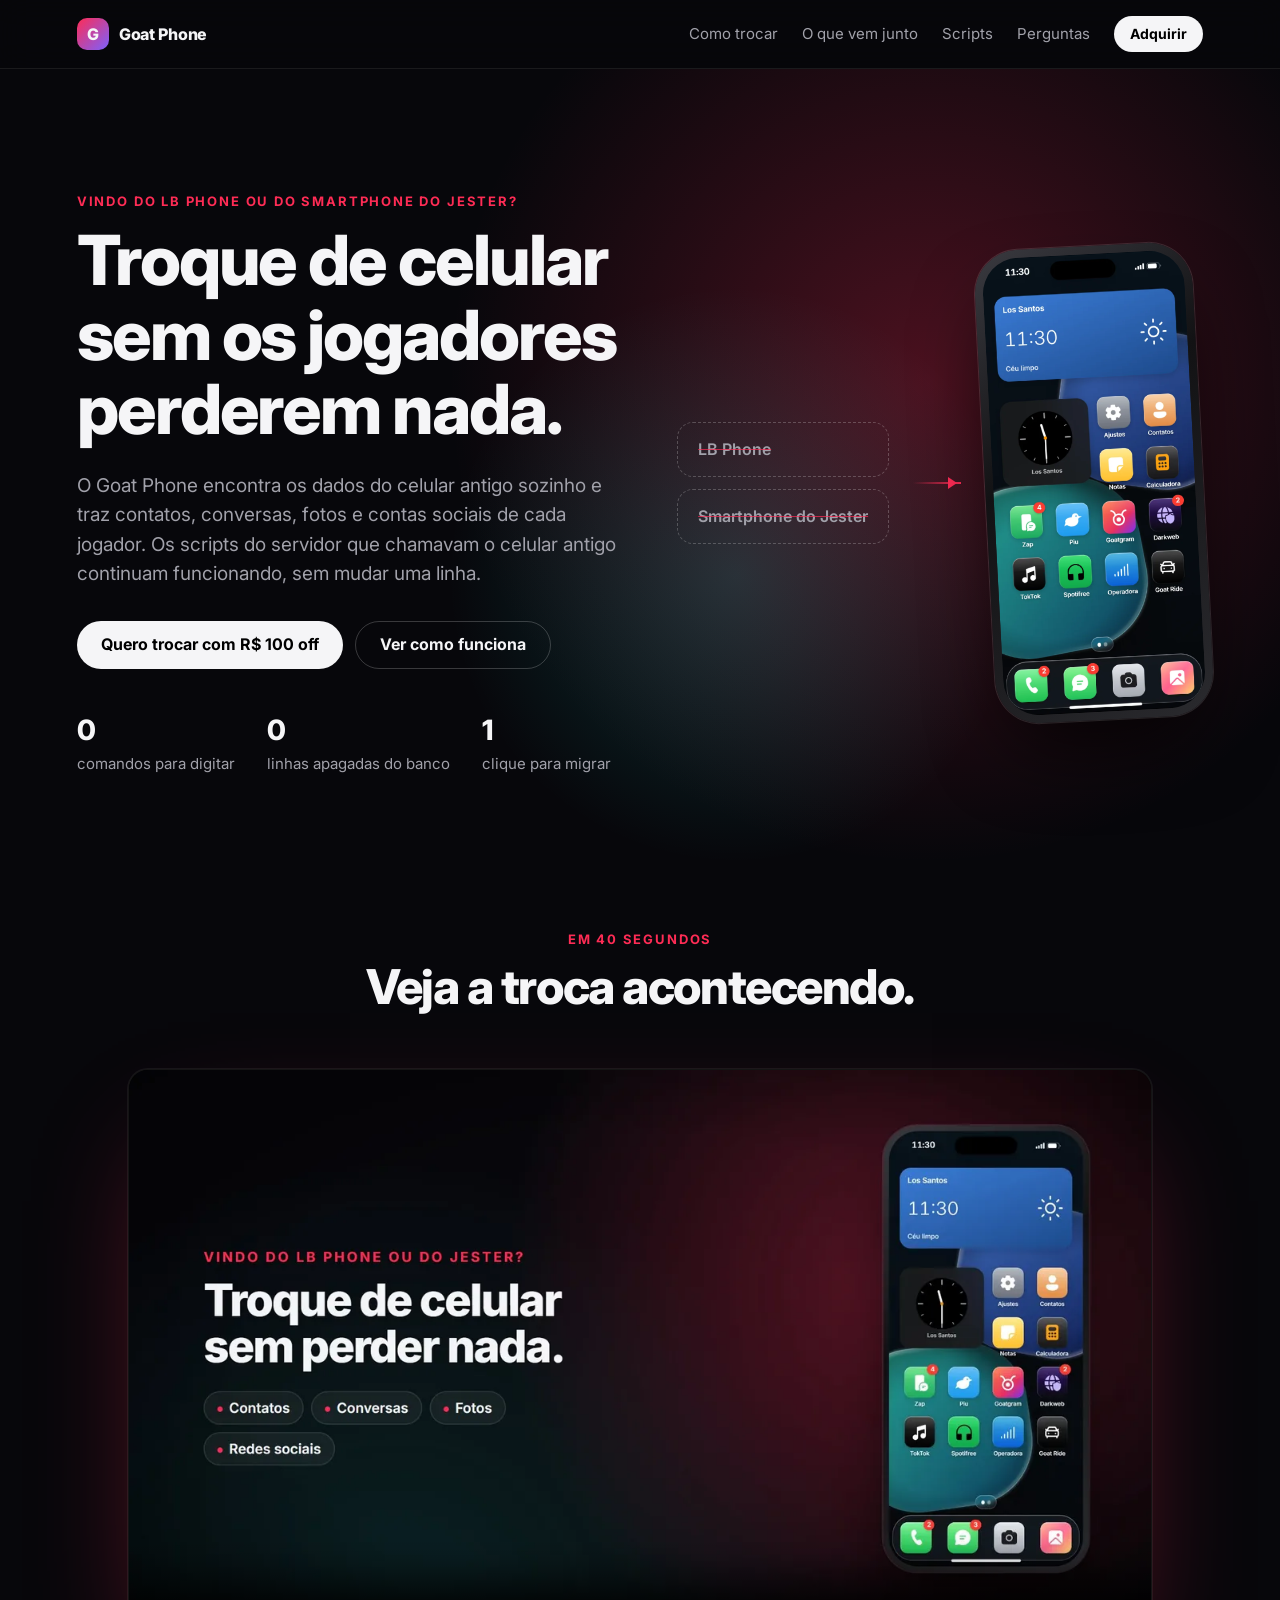
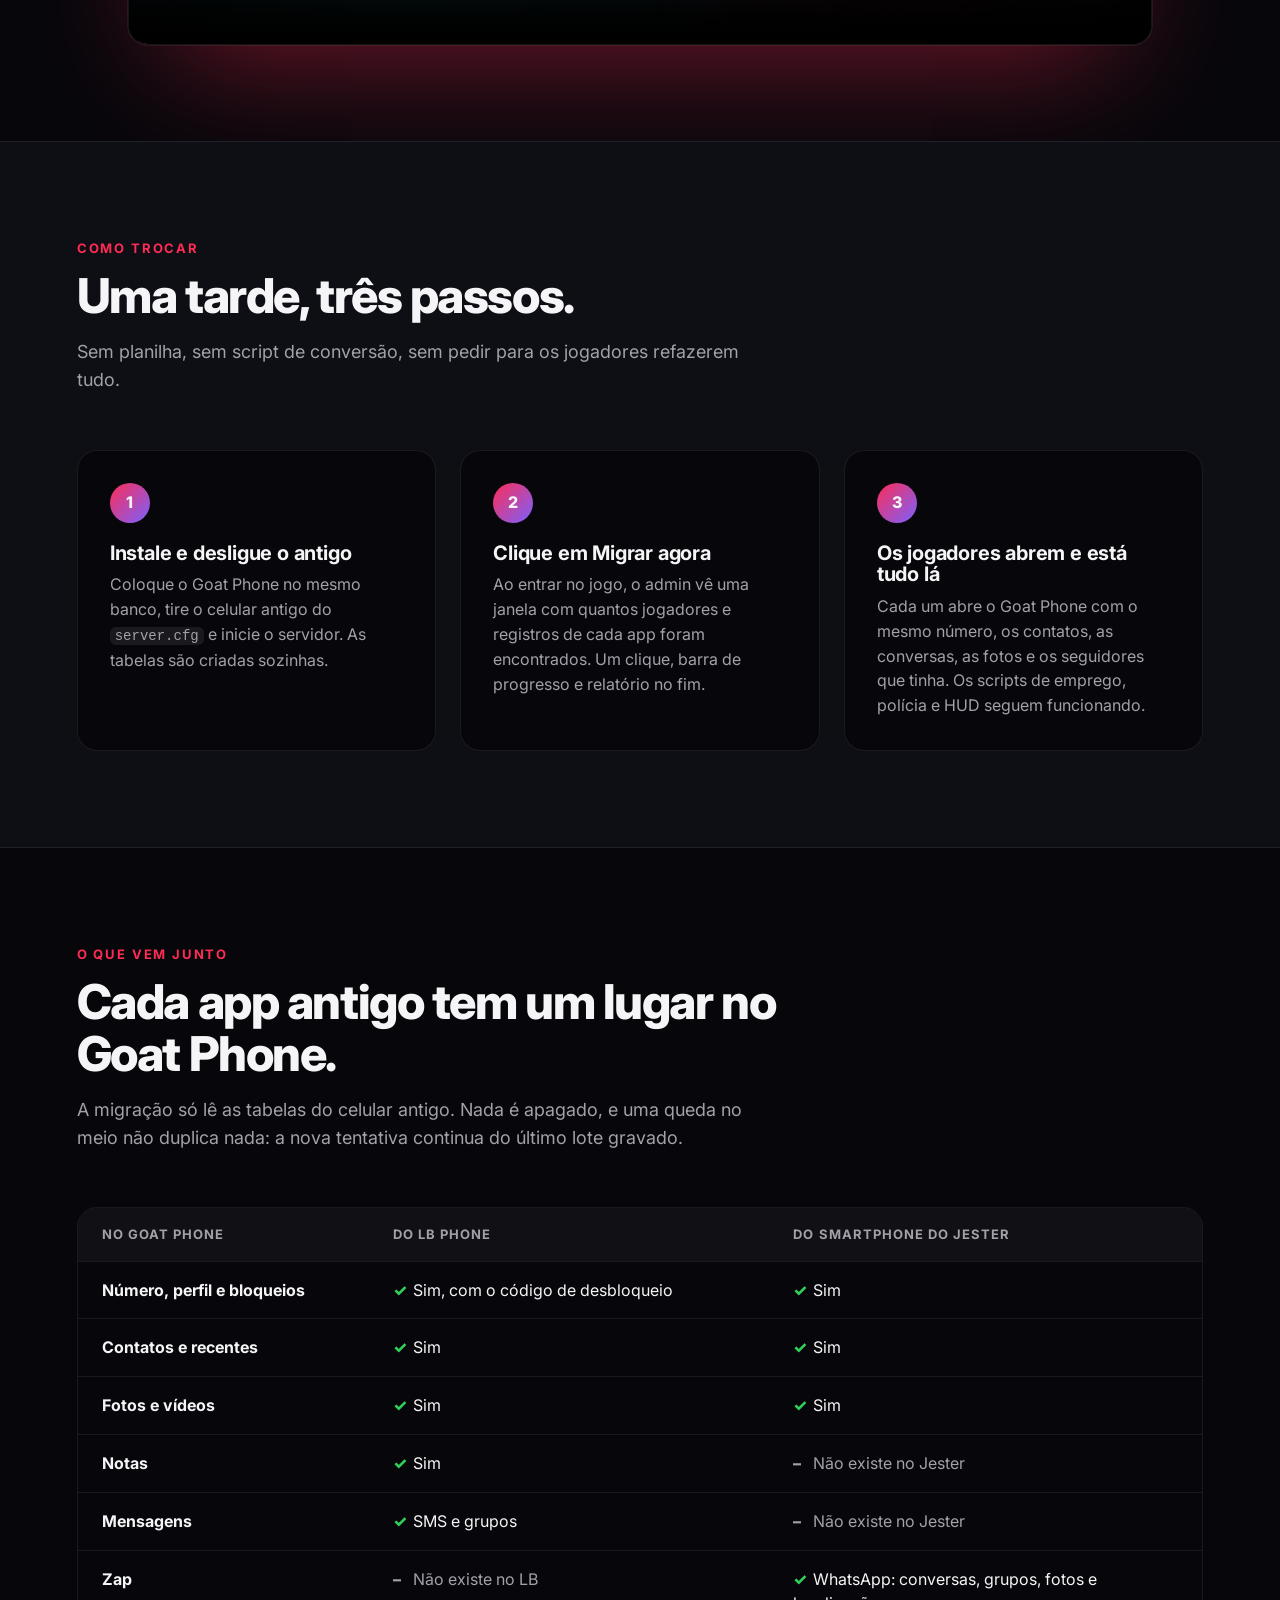
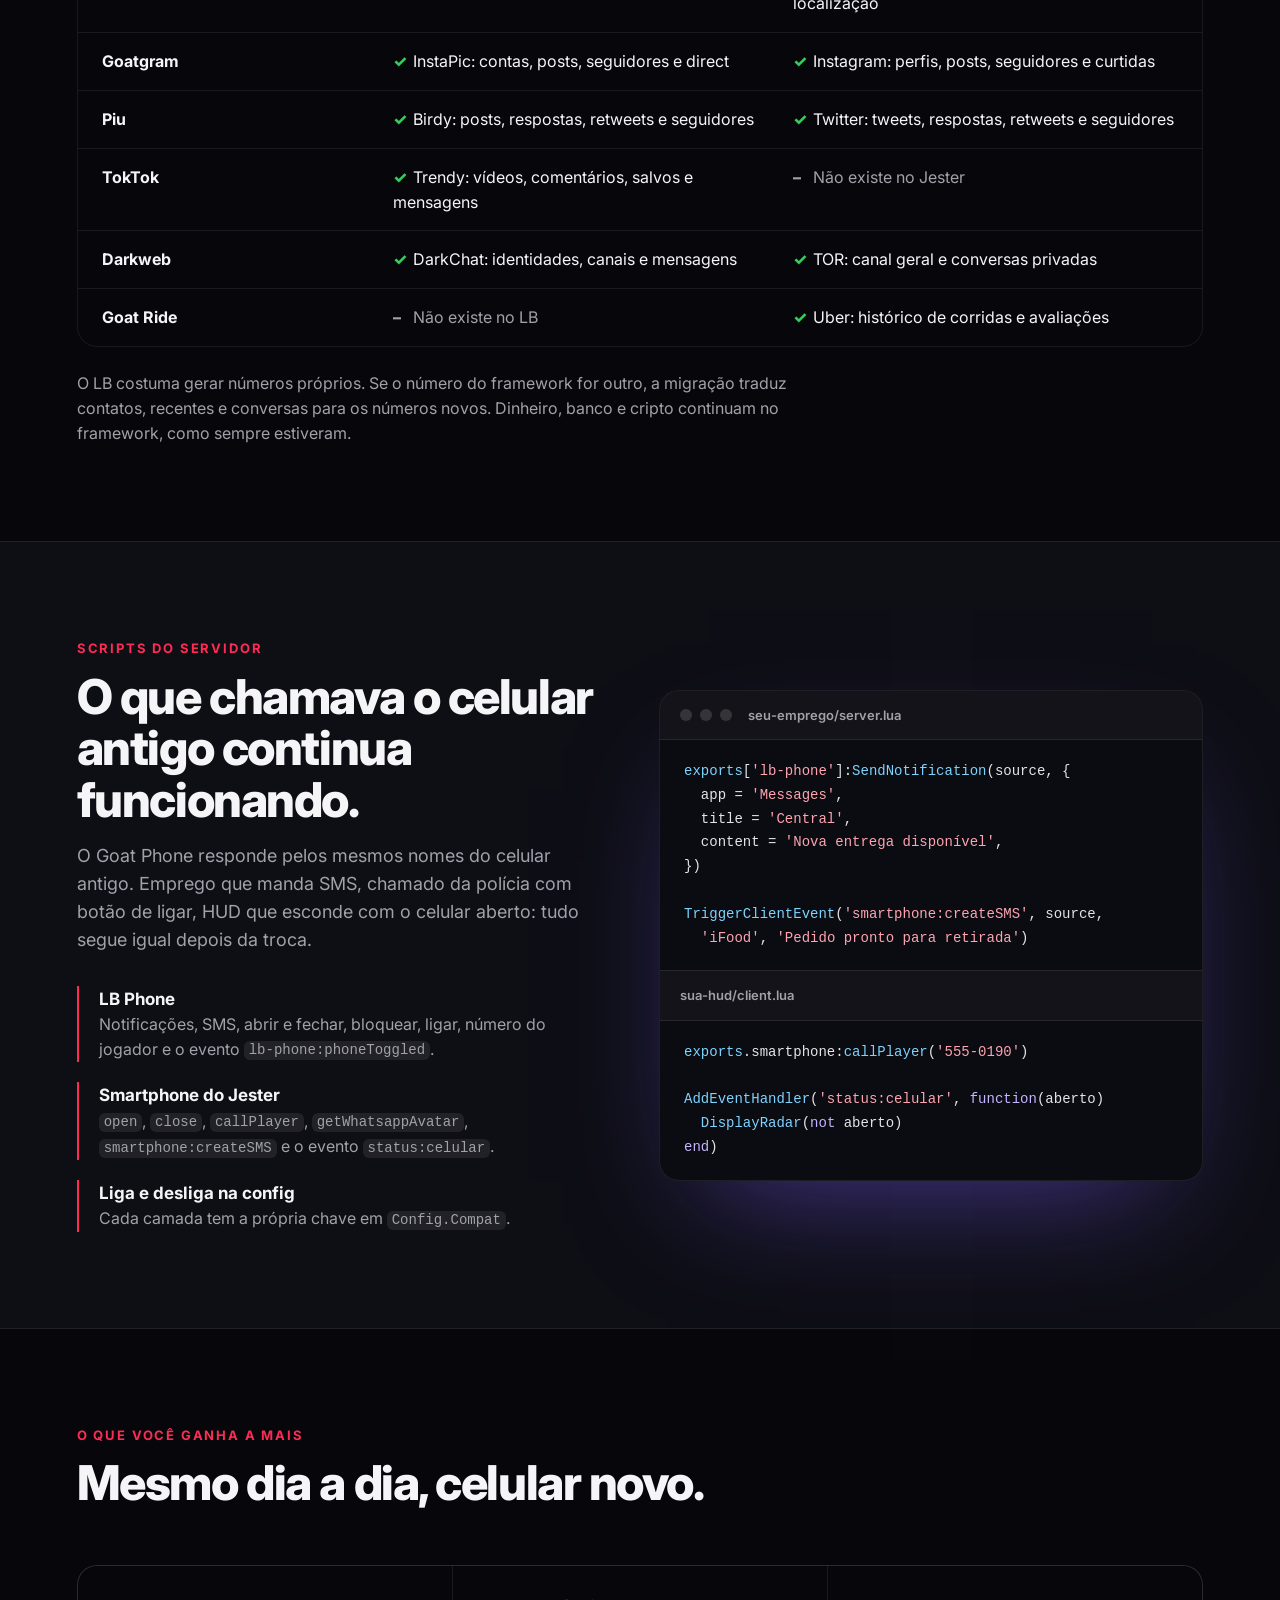
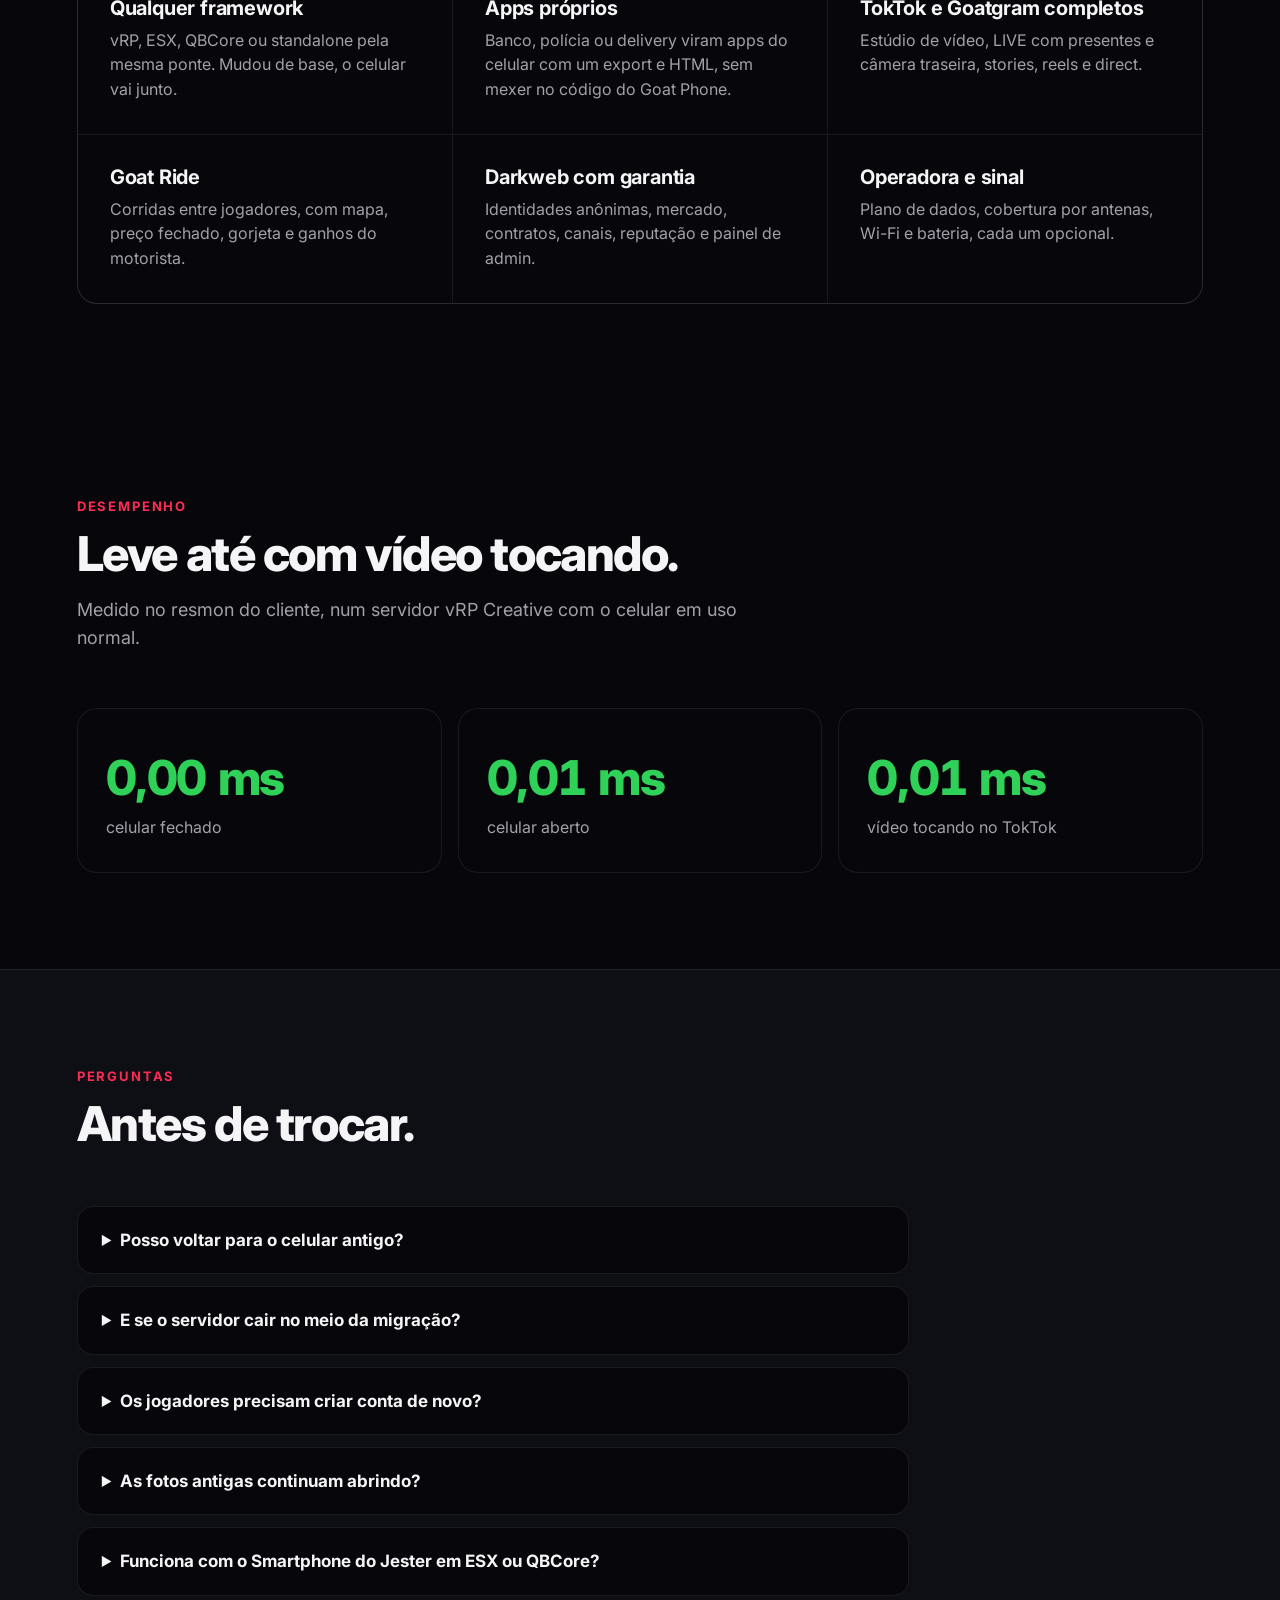
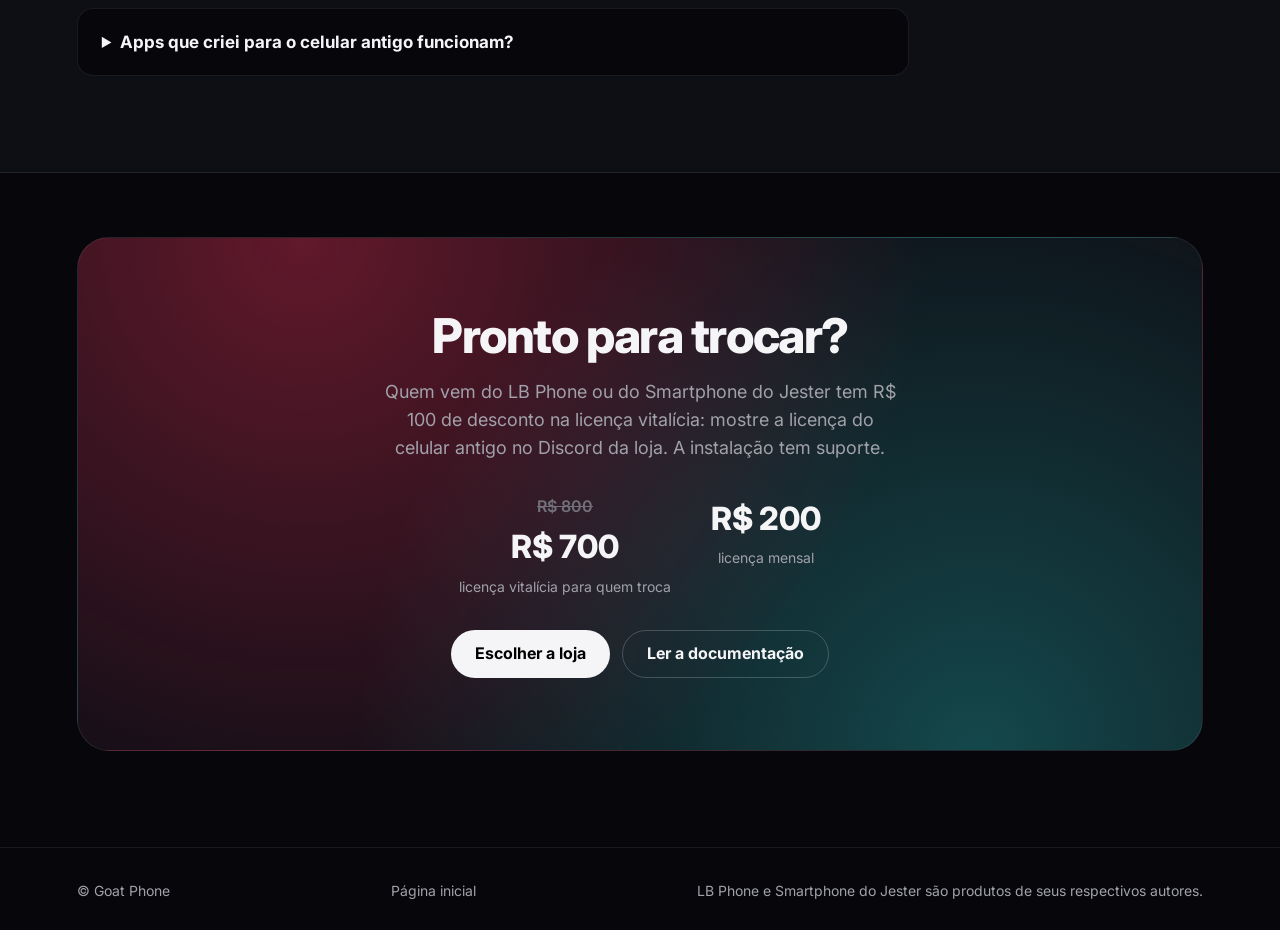
<file: vindo-do-lb-jester.html>
<!doctype html>
<html lang="pt-BR">
  <head>
    <meta charset="utf-8" />
    <meta name="viewport" content="width=device-width, initial-scale=1" />
    <title>Vindo do LB Phone ou do Smartphone do Jester? — Goat Phone</title>
    <meta
      name="description"
      content="Troque o LB Phone ou o Smartphone do Jester pelo Goat Phone sem perder dados: migração automática de contatos, mensagens, fotos e redes sociais, e os scripts do servidor continuam funcionando."
    />
    <meta property="og:title" content="Vindo do LB Phone ou do Jester? — Goat Phone" />
    <meta
      property="og:description"
      content="Migração automática dos dados dos jogadores e compatibilidade com os exports do celular antigo. Troque em uma tarde."
    />
    <meta property="og:image" content="assets/tela-home.webp" />
    <link rel="preconnect" href="https://fonts.googleapis.com" />
    <link rel="preconnect" href="https://fonts.gstatic.com" crossorigin />
    <link
      href="https://fonts.googleapis.com/css2?family=Inter:wght@400;500;600;700;800&display=swap"
      rel="stylesheet"
    />
    <link rel="stylesheet" href="styles.css" />
  </head>
  <body>
    <header class="topbar">
      <a class="brand" href="index.html">
        <span class="brand-mark">G</span>
        Goat Phone
      </a>
      <nav class="topnav">
        <a href="#passos">Como trocar</a>
        <a href="#dados">O que vem junto</a>
        <a href="#scripts">Scripts</a>
        <a href="#perguntas">Perguntas</a>
        <a class="button button-small" href="index.html#adquirir">Adquirir</a>
      </nav>
    </header>

    <main>
      <section class="hero switch-hero" id="inicio">
        <div class="hero-copy">
          <p class="eyebrow">Vindo do LB Phone ou do Smartphone do Jester?</p>
          <h1>Troque de celular sem os jogadores perderem nada.</h1>
          <p class="lead">
            O Goat Phone encontra os dados do celular antigo sozinho e traz contatos, conversas,
            fotos e contas sociais de cada jogador. Os scripts do servidor que chamavam o celular
            antigo continuam funcionando, sem mudar uma linha.
          </p>
          <div class="hero-actions">
            <a class="button" href="#adquirir">Quero trocar com R$ 100 off</a>
            <a class="button button-ghost" href="#passos">Ver como funciona</a>
          </div>
          <ul class="hero-facts">
            <li><strong>0</strong> comandos para digitar</li>
            <li><strong>0</strong> linhas apagadas do banco</li>
            <li><strong>1</strong> clique para migrar</li>
          </ul>
        </div>
        <div class="switch-visual" aria-hidden="true">
          <div class="switch-from">
            <span>LB Phone</span>
            <span>Smartphone do Jester</span>
          </div>
          <div class="switch-arrow"></div>
          <div class="phone switch-phone">
            <img src="assets/tela-home.webp" alt="" />
          </div>
        </div>
      </section>

      <section class="section video-section" id="video">
        <div class="section-head">
          <p class="eyebrow">Em 40 segundos</p>
          <h2>Veja a troca acontecendo.</h2>
        </div>
        <video
          class="promo-video"
          src="assets/goat-phone-migracao.mp4"
          poster="assets/migracao-poster.webp"
          controls
          muted
          playsinline
          preload="metadata"
        ></video>
      </section>

      <section class="section section-alt" id="passos">
        <div class="section-head">
          <p class="eyebrow">Como trocar</p>
          <h2>Uma tarde, três passos.</h2>
          <p>Sem planilha, sem script de conversão, sem pedir para os jogadores refazerem tudo.</p>
        </div>
        <ol class="steps">
          <li>
            <span class="step-number">1</span>
            <h3>Instale e desligue o antigo</h3>
            <p>
              Coloque o Goat Phone no mesmo banco, tire o celular antigo do <code>server.cfg</code>
              e inicie o servidor. As tabelas são criadas sozinhas.
            </p>
          </li>
          <li>
            <span class="step-number">2</span>
            <h3>Clique em Migrar agora</h3>
            <p>
              Ao entrar no jogo, o admin vê uma janela com quantos jogadores e registros de cada app
              foram encontrados. Um clique, barra de progresso e relatório no fim.
            </p>
          </li>
          <li>
            <span class="step-number">3</span>
            <h3>Os jogadores abrem e está tudo lá</h3>
            <p>
              Cada um abre o Goat Phone com o mesmo número, os contatos, as conversas, as fotos e os
              seguidores que tinha. Os scripts de emprego, polícia e HUD seguem funcionando.
            </p>
          </li>
        </ol>
      </section>

      <section class="section" id="dados">
        <div class="section-head">
          <p class="eyebrow">O que vem junto</p>
          <h2>Cada app antigo tem um lugar no Goat Phone.</h2>
          <p>
            A migração só lê as tabelas do celular antigo. Nada é apagado, e uma queda no meio não
            duplica nada: a nova tentativa continua do último lote gravado.
          </p>
        </div>
        <table class="map-table" aria-label="O que é migrado de cada celular">
          <thead>
            <tr class="map-row map-head">
              <th scope="col">No Goat Phone</th>
              <th scope="col">Do LB Phone</th>
              <th scope="col">Do Smartphone do Jester</th>
            </tr>
          </thead>
          <tbody>
            <tr class="map-row">
              <th scope="row">Número, perfil e bloqueios</th>
              <td data-label="LB Phone" class="yes">Sim, com o código de desbloqueio</td>
              <td data-label="Jester" class="yes">Sim</td>
            </tr>
            <tr class="map-row">
              <th scope="row">Contatos e recentes</th>
              <td data-label="LB Phone" class="yes">Sim</td>
              <td data-label="Jester" class="yes">Sim</td>
            </tr>
            <tr class="map-row">
              <th scope="row">Fotos e vídeos</th>
              <td data-label="LB Phone" class="yes">Sim</td>
              <td data-label="Jester" class="yes">Sim</td>
            </tr>
            <tr class="map-row">
              <th scope="row">Notas</th>
              <td data-label="LB Phone" class="yes">Sim</td>
              <td data-label="Jester" class="no">Não existe no Jester</td>
            </tr>
            <tr class="map-row">
              <th scope="row">Mensagens</th>
              <td data-label="LB Phone" class="yes">SMS e grupos</td>
              <td data-label="Jester" class="no">Não existe no Jester</td>
            </tr>
            <tr class="map-row">
              <th scope="row">Zap</th>
              <td data-label="LB Phone" class="no">Não existe no LB</td>
              <td data-label="Jester" class="yes">WhatsApp: conversas, grupos, fotos e localização</td>
            </tr>
            <tr class="map-row">
              <th scope="row">Goatgram</th>
              <td data-label="LB Phone" class="yes">InstaPic: contas, posts, seguidores e direct</td>
              <td data-label="Jester" class="yes">Instagram: perfis, posts, seguidores e curtidas</td>
            </tr>
            <tr class="map-row">
              <th scope="row">Piu</th>
              <td data-label="LB Phone" class="yes">Birdy: posts, respostas, retweets e seguidores</td>
              <td data-label="Jester" class="yes">Twitter: tweets, respostas, retweets e seguidores</td>
            </tr>
            <tr class="map-row">
              <th scope="row">TokTok</th>
              <td data-label="LB Phone" class="yes">Trendy: vídeos, comentários, salvos e mensagens</td>
              <td data-label="Jester" class="no">Não existe no Jester</td>
            </tr>
            <tr class="map-row">
              <th scope="row">Darkweb</th>
              <td data-label="LB Phone" class="yes">DarkChat: identidades, canais e mensagens</td>
              <td data-label="Jester" class="yes">TOR: canal geral e conversas privadas</td>
            </tr>
            <tr class="map-row">
              <th scope="row">Goat Ride</th>
              <td data-label="LB Phone" class="no">Não existe no LB</td>
              <td data-label="Jester" class="yes">Uber: histórico de corridas e avaliações</td>
            </tr>
          </tbody>
        </table>
        <p class="map-note">
          O LB costuma gerar números próprios. Se o número do framework for outro, a migração
          traduz contatos, recentes e conversas para os números novos. Dinheiro, banco e cripto
          continuam no framework, como sempre estiveram.
        </p>
      </section>

      <section class="section section-alt" id="scripts">
        <div class="sdk">
          <div class="sdk-copy">
            <p class="eyebrow">Scripts do servidor</p>
            <h2>O que chamava o celular antigo continua funcionando.</h2>
            <p class="sdk-lead">
              O Goat Phone responde pelos mesmos nomes do celular antigo. Emprego que manda SMS,
              chamado da polícia com botão de ligar, HUD que esconde com o celular aberto: tudo
              segue igual depois da troca.
            </p>
            <ul class="sdk-points">
              <li>
                <strong>LB Phone</strong>
                <span>Notificações, SMS, abrir e fechar, bloquear, ligar, número do jogador e o evento <code>lb-phone:phoneToggled</code>.</span>
              </li>
              <li>
                <strong>Smartphone do Jester</strong>
                <span><code>open</code>, <code>close</code>, <code>callPlayer</code>, <code>getWhatsappAvatar</code>, <code>smartphone:createSMS</code> e o evento <code>status:celular</code>.</span>
              </li>
              <li>
                <strong>Liga e desliga na config</strong>
                <span>Cada camada tem a própria chave em <code>Config.Compat</code>.</span>
              </li>
            </ul>
          </div>
          <div class="code-card">
            <div class="code-tabs">
              <span class="code-dot"></span>
              <span class="code-dot"></span>
              <span class="code-dot"></span>
              <span class="code-file">seu-emprego/server.lua</span>
            </div>
            <pre><code><span class="tok-fn">exports</span>[<span class="tok-str">'lb-phone'</span>]:<span class="tok-fn">SendNotification</span>(source, {
  app = <span class="tok-str">'Messages'</span>,
  title = <span class="tok-str">'Central'</span>,
  content = <span class="tok-str">'Nova entrega disponível'</span>,
})

<span class="tok-fn">TriggerClientEvent</span>(<span class="tok-str">'smartphone:createSMS'</span>, source,
  <span class="tok-str">'iFood'</span>, <span class="tok-str">'Pedido pronto para retirada'</span>)</code></pre>
            <div class="code-tabs code-tabs-inner">
              <span class="code-file">sua-hud/client.lua</span>
            </div>
            <pre><code><span class="tok-fn">exports</span>.smartphone:<span class="tok-fn">callPlayer</span>(<span class="tok-str">'555-0190'</span>)

<span class="tok-fn">AddEventHandler</span>(<span class="tok-str">'status:celular'</span>, <span class="tok-kw">function</span>(aberto)
  <span class="tok-fn">DisplayRadar</span>(<span class="tok-kw">not</span> aberto)
<span class="tok-kw">end</span>)</code></pre>
          </div>
        </div>
      </section>

      <section class="section" id="ganhos">
        <div class="section-head">
          <p class="eyebrow">O que você ganha a mais</p>
          <h2>Mesmo dia a dia, celular novo.</h2>
        </div>
        <div class="features">
          <article>
            <h3>Qualquer framework</h3>
            <p>vRP, ESX, QBCore ou standalone pela mesma ponte. Mudou de base, o celular vai junto.</p>
          </article>
          <article>
            <h3>Apps próprios</h3>
            <p>Banco, polícia ou delivery viram apps do celular com um export e HTML, sem mexer no código do Goat Phone.</p>
          </article>
          <article>
            <h3>TokTok e Goatgram completos</h3>
            <p>Estúdio de vídeo, LIVE com presentes e câmera traseira, stories, reels e direct.</p>
          </article>
          <article>
            <h3>Goat Ride</h3>
            <p>Corridas entre jogadores, com mapa, preço fechado, gorjeta e ganhos do motorista.</p>
          </article>
          <article>
            <h3>Darkweb com garantia</h3>
            <p>Identidades anônimas, mercado, contratos, canais, reputação e painel de admin.</p>
          </article>
          <article>
            <h3>Operadora e sinal</h3>
            <p>Plano de dados, cobertura por antenas, Wi-Fi e bateria, cada um opcional.</p>
          </article>
        </div>
      </section>

      <section class="section" id="desempenho">
        <div class="section-head">
          <p class="eyebrow">Desempenho</p>
          <h2>Leve até com vídeo tocando.</h2>
          <p>
            Medido no resmon do cliente, num servidor vRP Creative com o celular em uso normal.
          </p>
        </div>
        <ul class="perf">
          <li><strong>0,00 ms</strong><span>celular fechado</span></li>
          <li><strong>0,01 ms</strong><span>celular aberto</span></li>
          <li><strong>0,01 ms</strong><span>vídeo tocando no TokTok</span></li>
        </ul>
      </section>

      <section class="section section-alt" id="perguntas">
        <div class="section-head">
          <p class="eyebrow">Perguntas</p>
          <h2>Antes de trocar.</h2>
        </div>
        <div class="faq">
          <details>
            <summary>Posso voltar para o celular antigo?</summary>
            <p>Pode. A migração só lê as tabelas do celular antigo e não apaga nem altera nada nelas. Mesmo assim, faça backup do banco antes, como em qualquer atualização grande.</p>
          </details>
          <details>
            <summary>E se o servidor cair no meio da migração?</summary>
            <p>A janela mostra o erro e o botão Tentar de novo. Cada lote é gravado junto com a posição em que parou, então a nova tentativa continua de onde estava e nada é duplicado.</p>
          </details>
          <details>
            <summary>Os jogadores precisam criar conta de novo?</summary>
            <p>Não. Cada jogador fica com a conta dele no Goatgram, no Piu e no TokTok, com posts e seguidores. As senhas antigas não vêm porque cada celular guarda num formato diferente: no Goatgram e no Piu o jogador entra direto, e no TokTok define uma senha nova pela recuperação se quiser entrar em outro aparelho.</p>
          </details>
          <details>
            <summary>As fotos antigas continuam abrindo?</summary>
            <p>Continuam, enquanto o armazenamento antigo (Fivemanage ou outro) estiver no ar. A migração copia os links; basta incluir os domínios em <code>Config.AllowedImageHosts</code>.</p>
          </details>
          <details>
            <summary>Funciona com o Smartphone do Jester em ESX ou QBCore?</summary>
            <p>O Smartphone do Jester guarda os dados no <code>user_id</code> do vRP, então a migração dele roda com a bridge vRP ou vRP Creative. O LB Phone migra em qualquer framework.</p>
          </details>
          <details>
            <summary>Apps que criei para o celular antigo funcionam?</summary>
            <p>Apps personalizados do LB (<code>AddCustomApp</code>) e do Jester (<code>createApp</code>) não são convertidos. O Goat Phone tem o próprio SDK de apps, com HTML, CSS e JavaScript e um export para registrar, e a documentação traz um app de exemplo para começar.</p>
          </details>
        </div>
      </section>

      <section class="cta" id="adquirir">
        <h2>Pronto para trocar?</h2>
        <p>
          Quem vem do LB Phone ou do Smartphone do Jester tem R$ 100 de desconto na licença vitalícia:
          mostre a licença do celular antigo no Discord da loja. A instalação tem suporte.
        </p>
        <div class="cta-prices">
          <div><s>R$ 800</s><strong>R$ 700</strong><span>licença vitalícia para quem troca</span></div>
          <div><strong>R$ 200</strong><span>licença mensal</span></div>
        </div>
        <div class="cta-actions">
          <a class="button" href="index.html#adquirir">Escolher a loja</a>
          <a class="button button-ghost" href="docs/index.html">Ler a documentação</a>
        </div>
      </section>
    </main>

    <footer class="footer">
      <span>© Goat Phone</span>
      <a href="index.html">Página inicial</a>
      <span>LB Phone e Smartphone do Jester são produtos de seus respectivos autores.</span>
    </footer>
  </body>
</html>
</file>
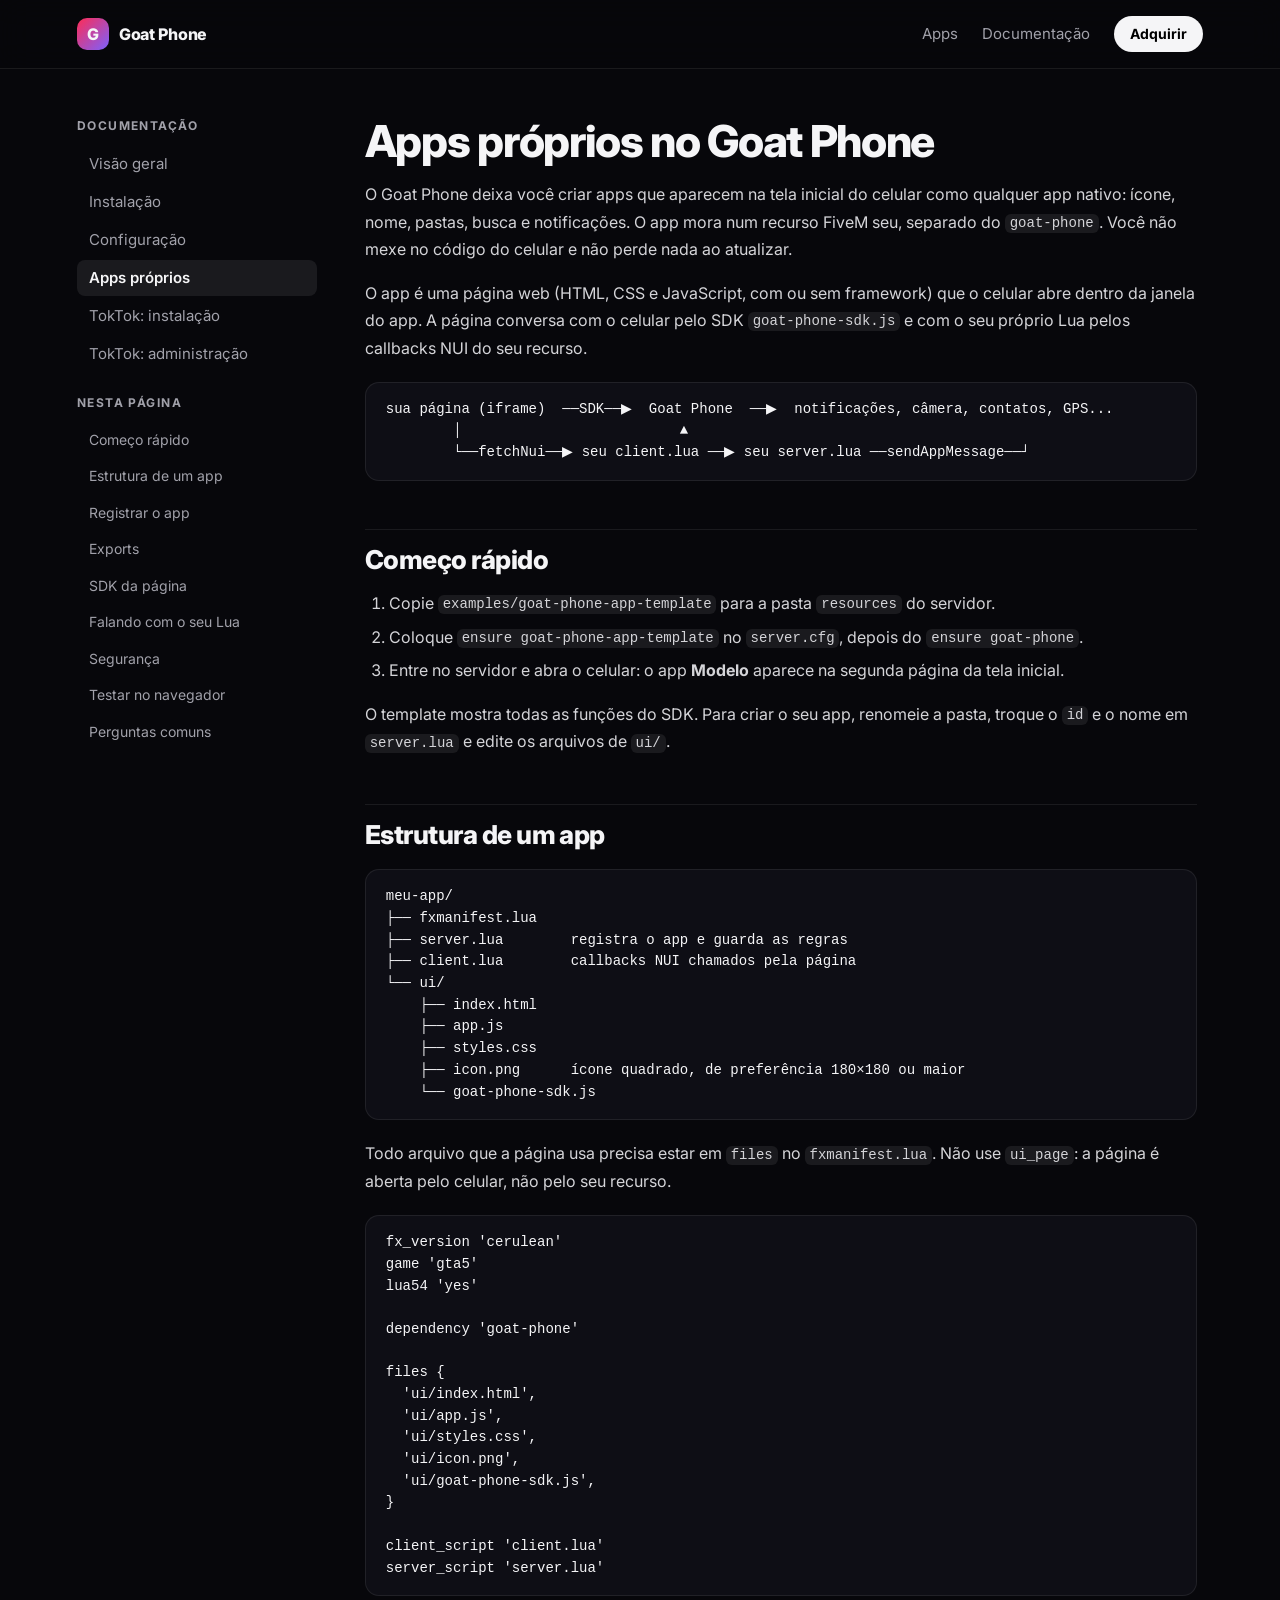
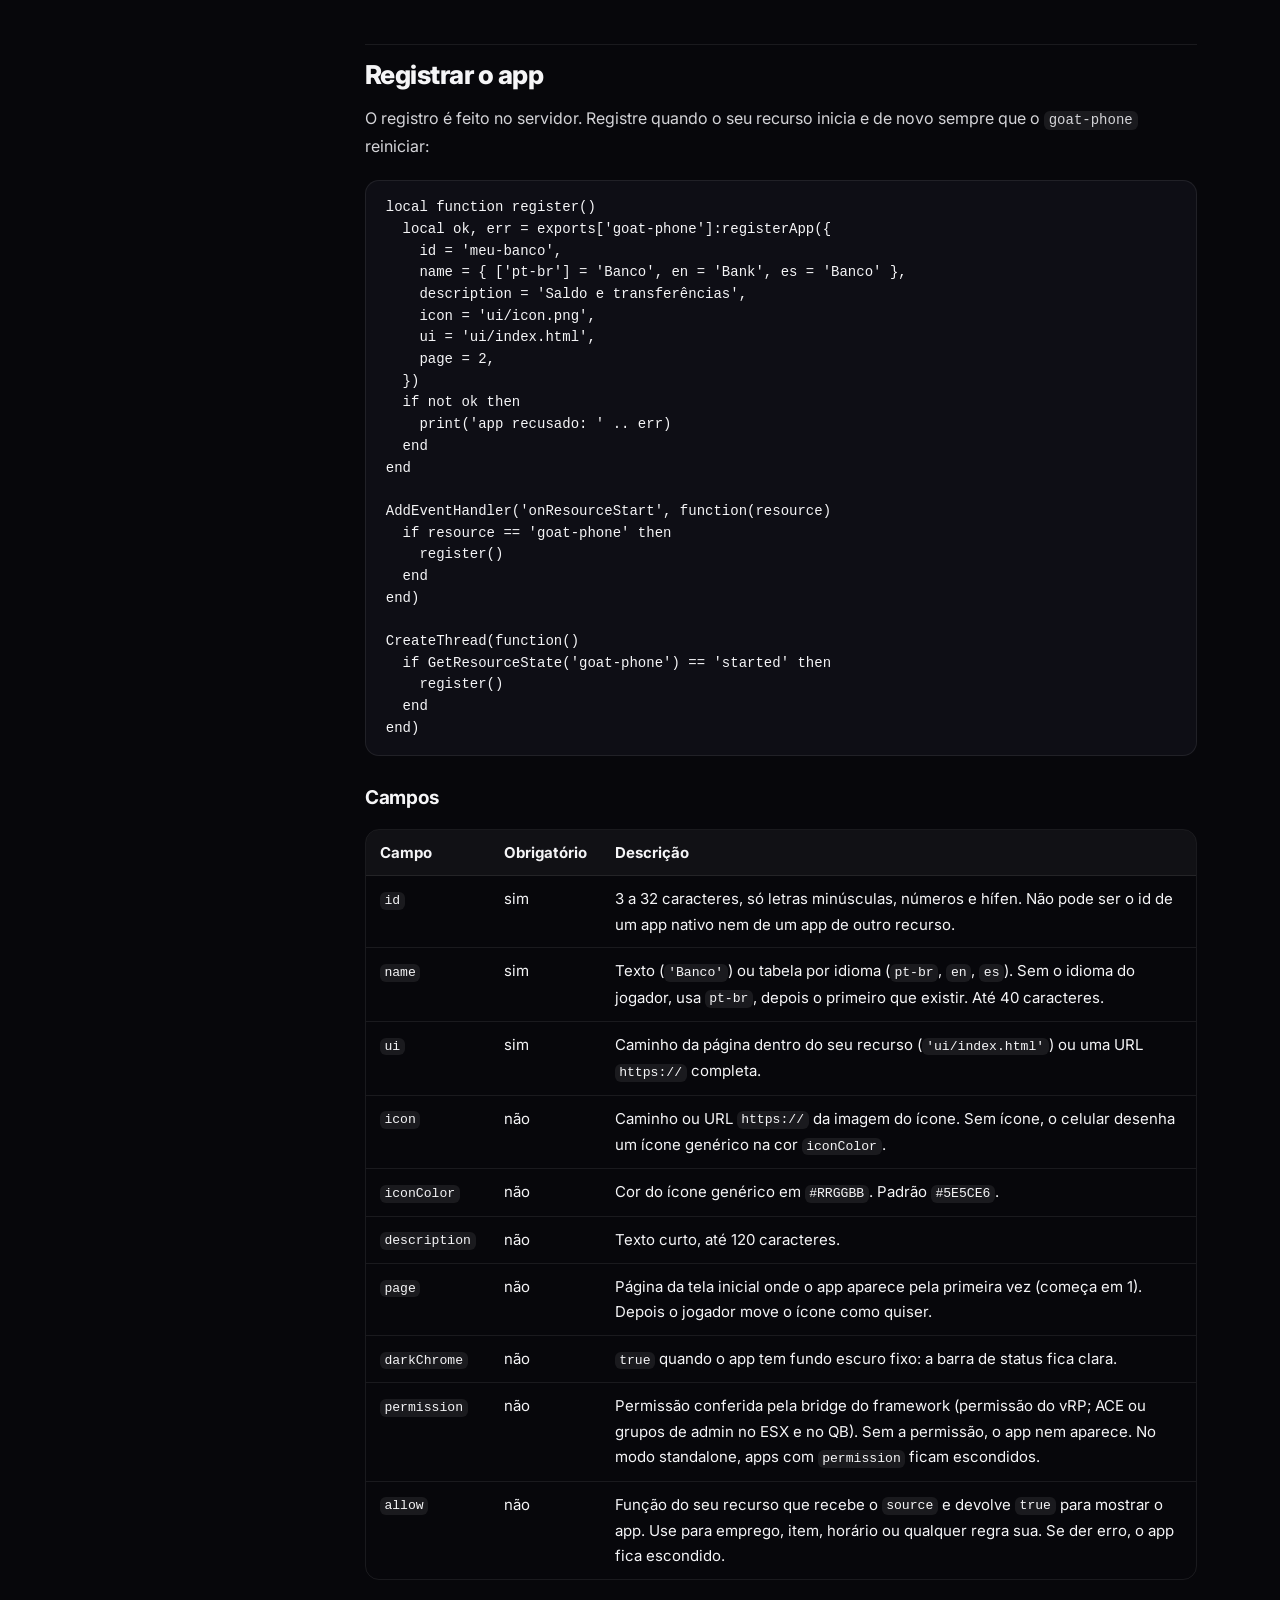
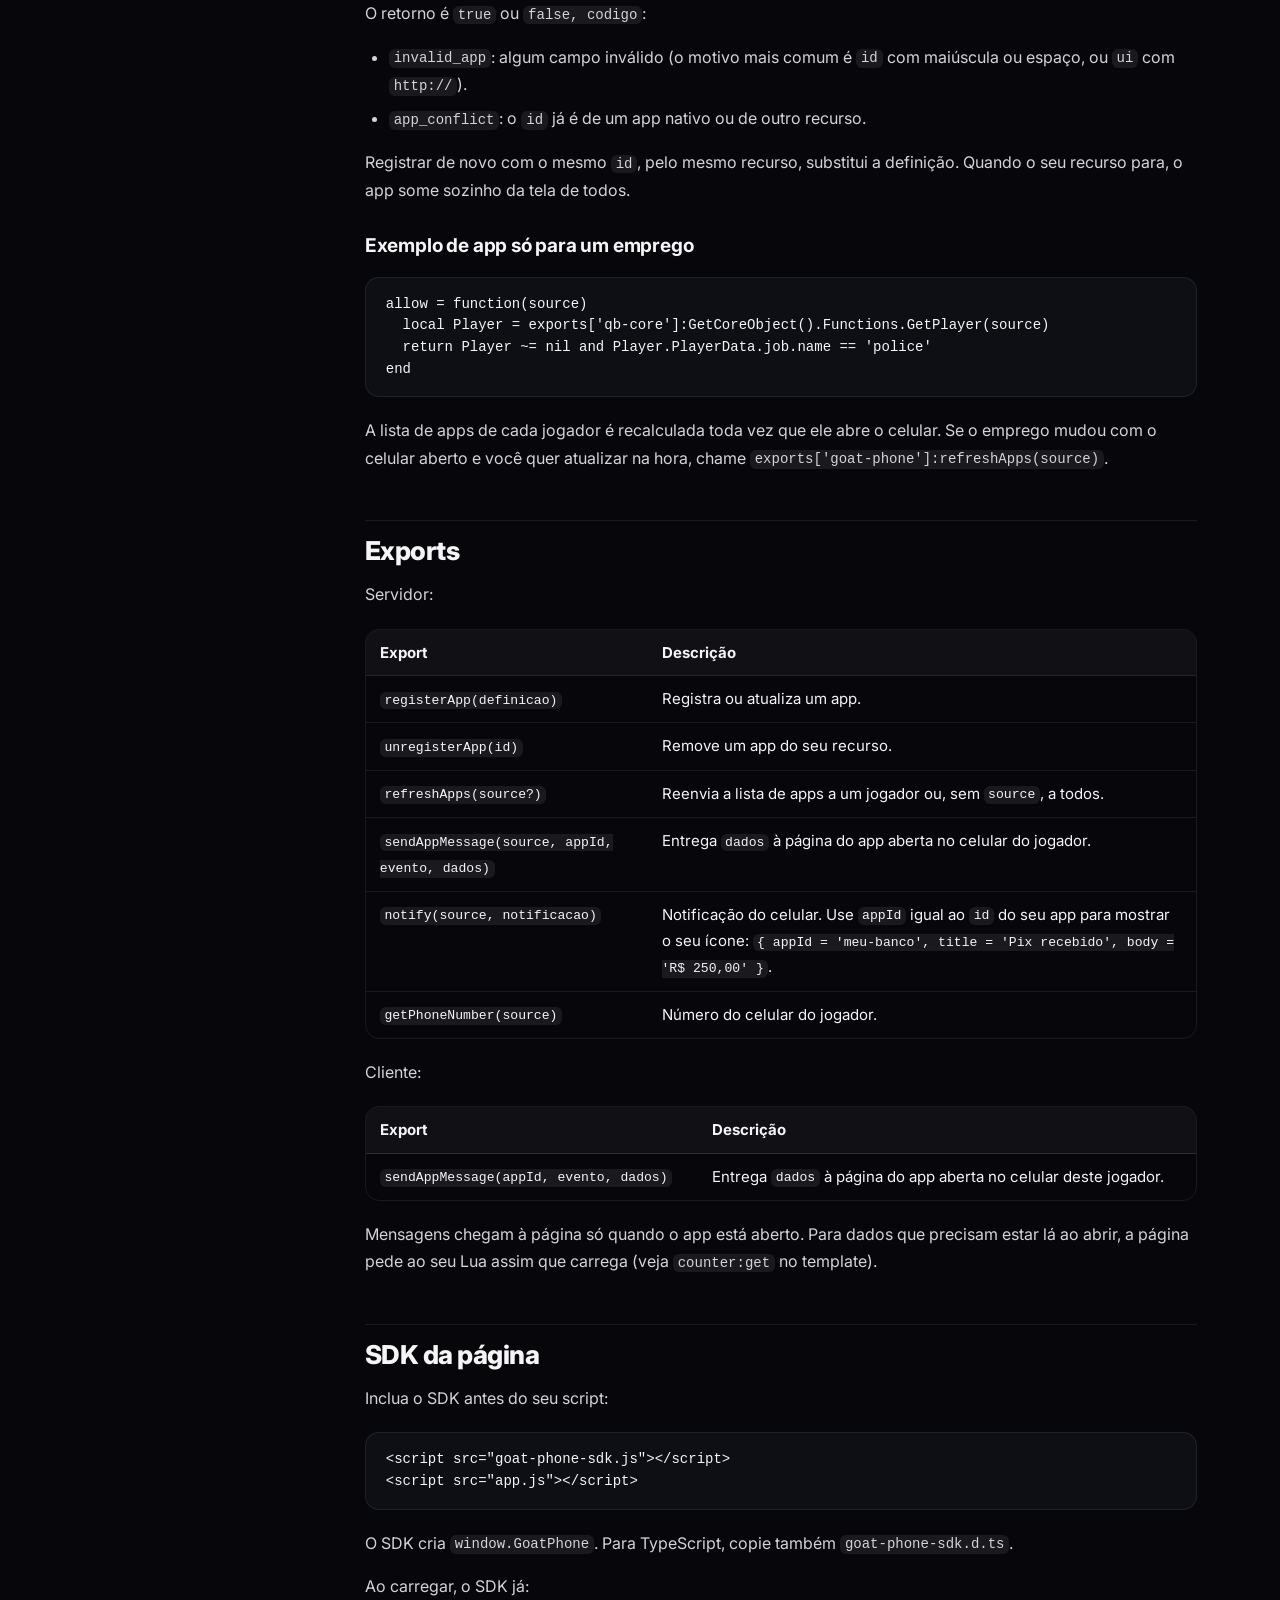
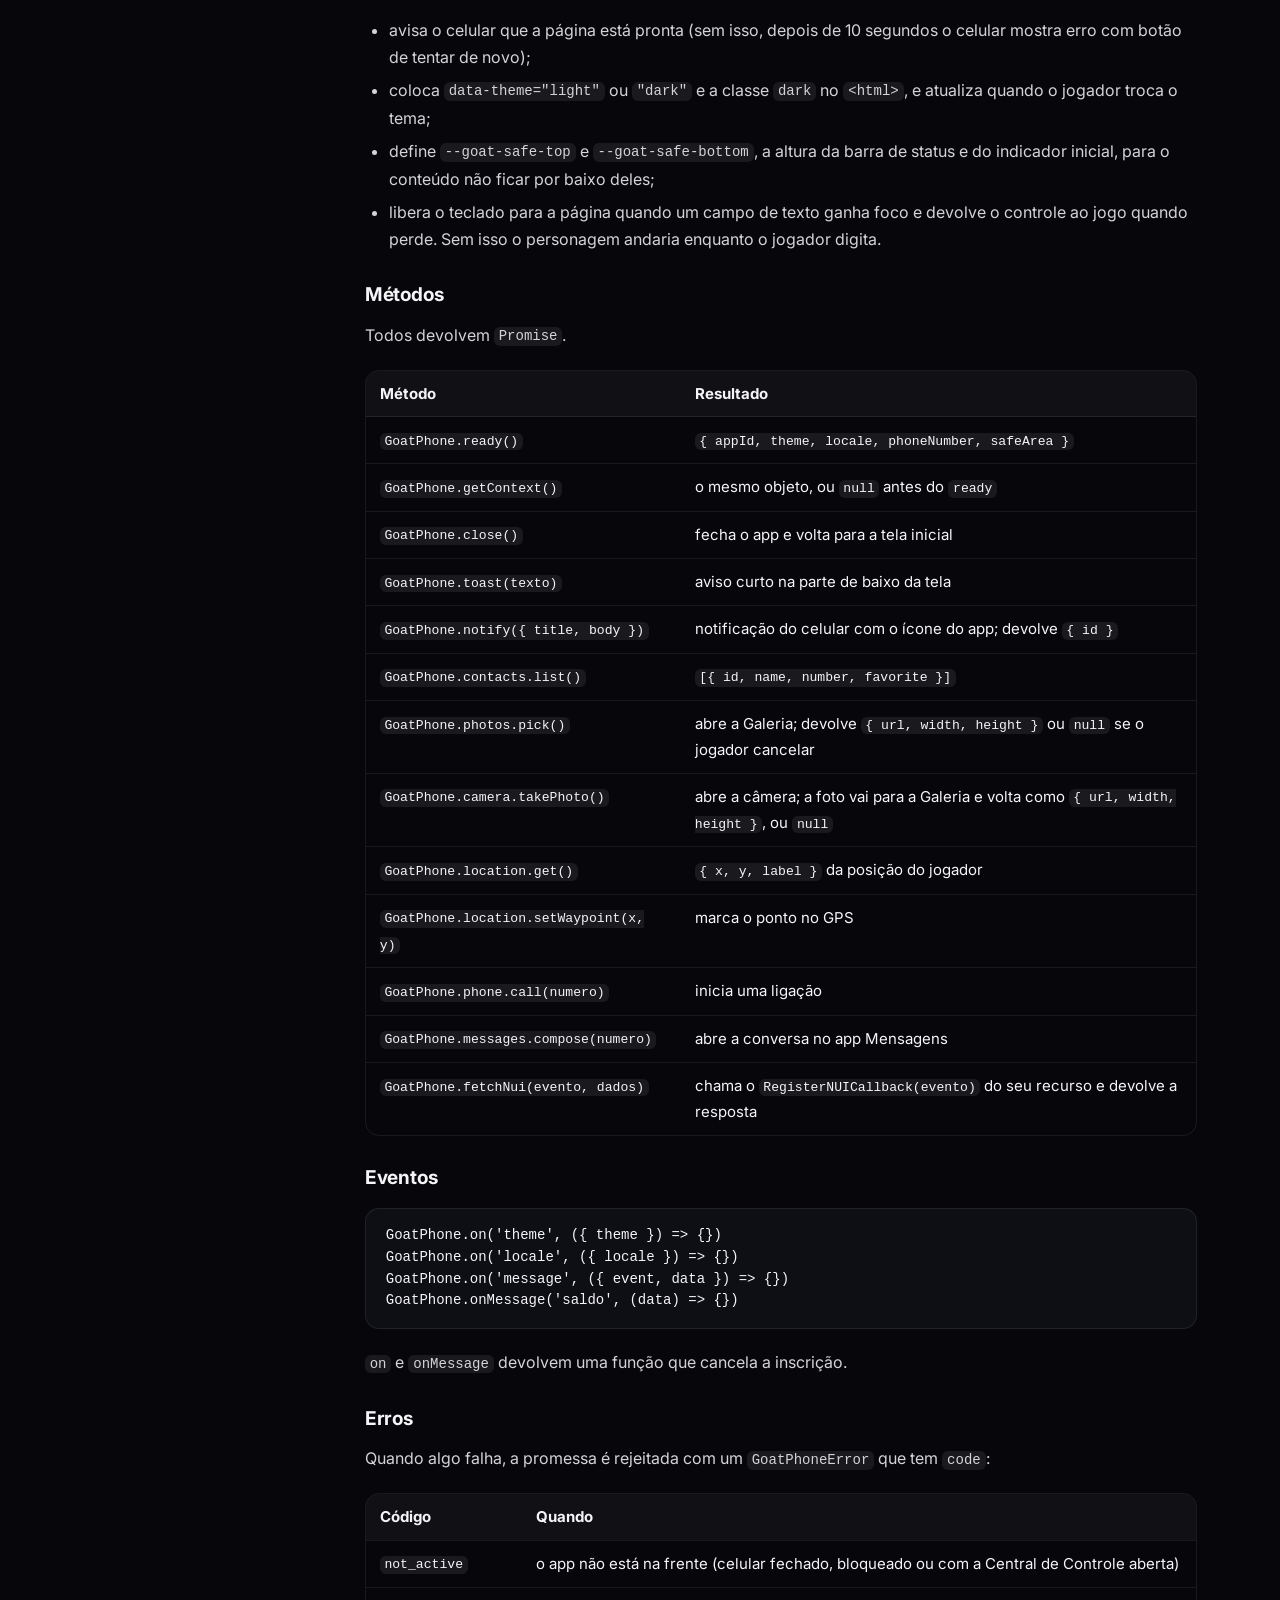
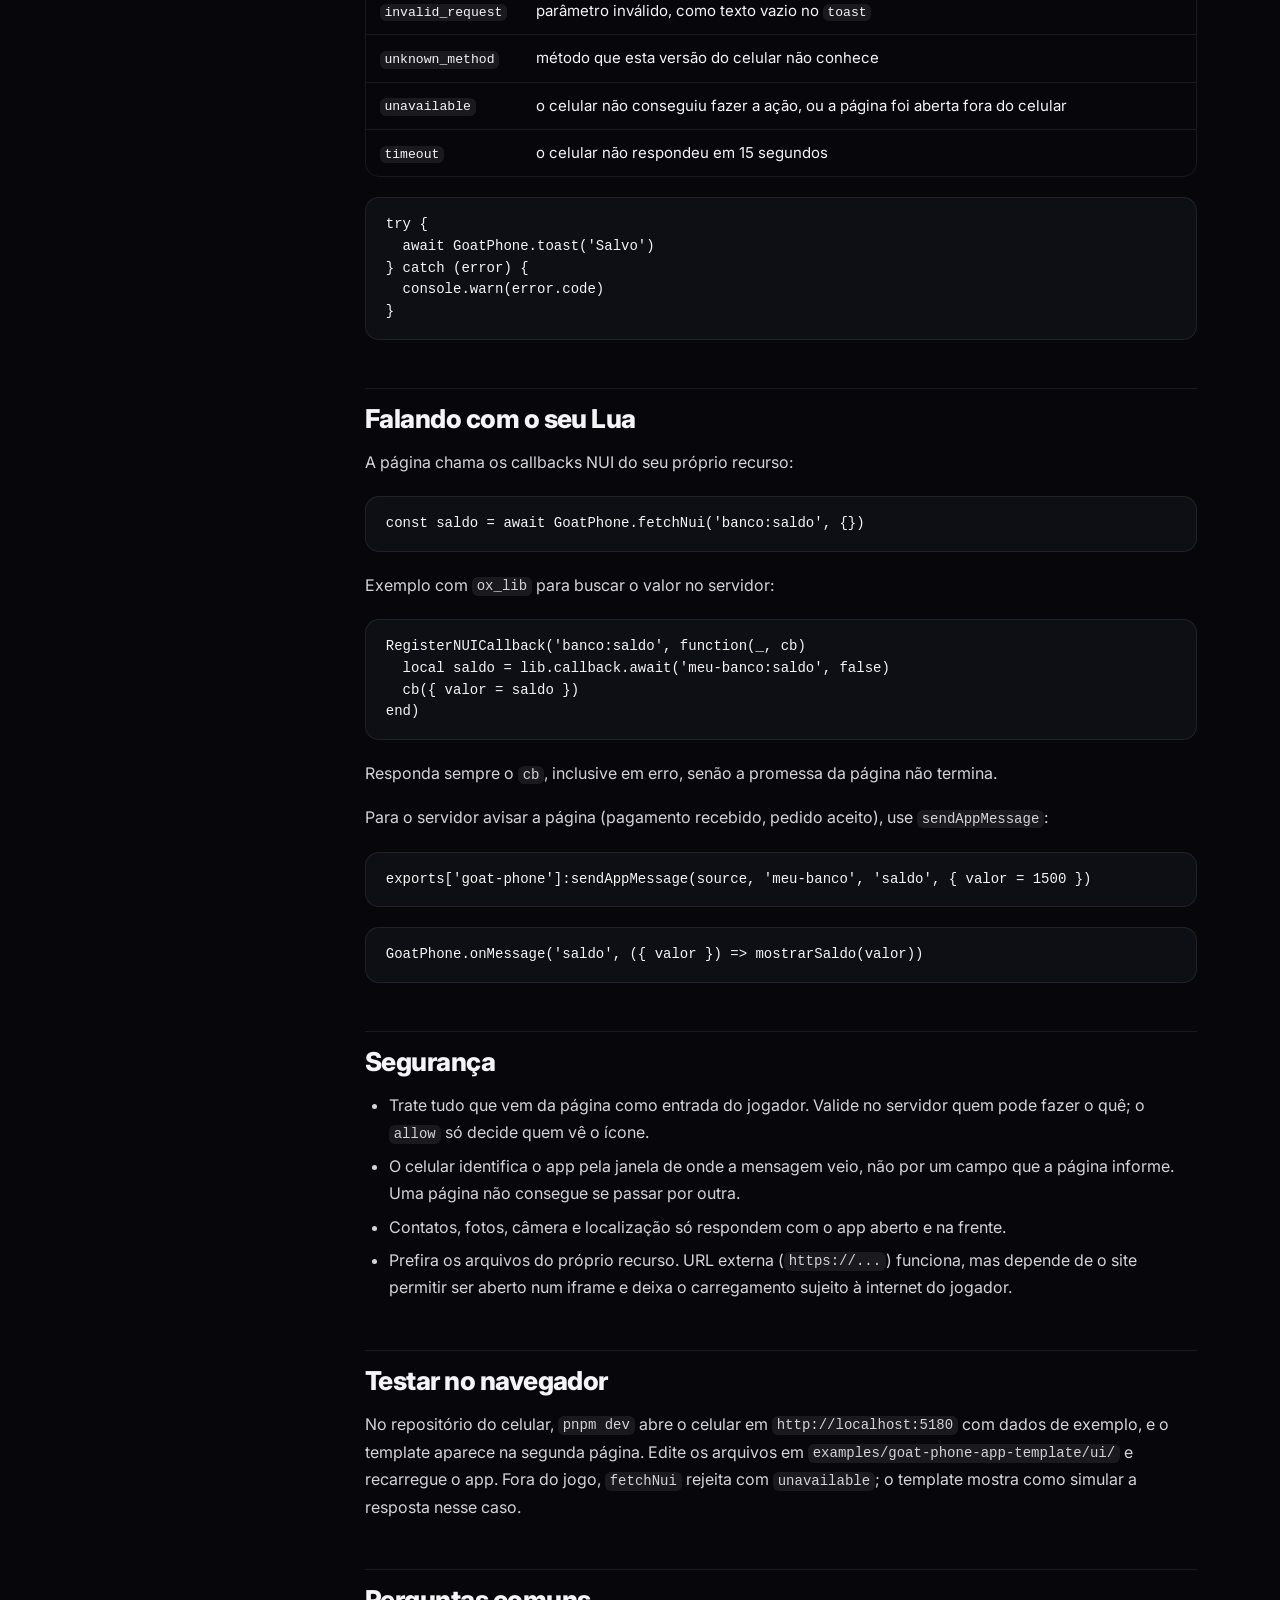
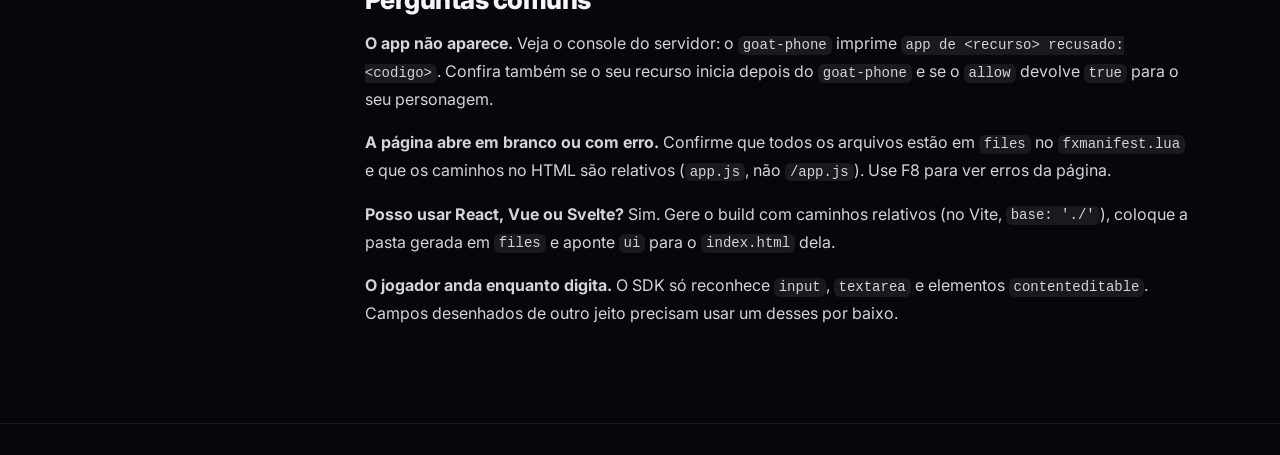
<file: docs/apps-proprios.html>
<!doctype html>
<html lang="pt-BR">
  <head>
    <meta charset="utf-8" />
    <meta name="viewport" content="width=device-width, initial-scale=1" />
    <title>Apps próprios — Documentação do Goat Phone</title>
    <meta name="description" content="Crie apps do seu servidor com HTML, CSS e JavaScript usando o SDK." />
    <link rel="preconnect" href="https://fonts.googleapis.com" />
    <link rel="preconnect" href="https://fonts.gstatic.com" crossorigin />
    <link
      href="https://fonts.googleapis.com/css2?family=Inter:wght@400;500;600;700;800&display=swap"
      rel="stylesheet"
    />
    <link rel="stylesheet" href="../styles.css" />
    <link rel="stylesheet" href="docs.css" />
  </head>
  <body class="docs-body">
    <header class="topbar">
      <a class="brand" href="../index.html"><span class="brand-mark">G</span>Goat Phone</a>
      <nav class="topnav">
        <a href="../index.html#apps">Apps</a>
        <a href="index.html">Documentação</a>
        <a class="button button-small" href="../index.html#adquirir">Adquirir</a>
      </nav>
    </header>
    <div class="docs-layout">
      <aside class="docs-nav">
        <p class="docs-nav-title">Documentação</p>
        <a href="index.html">Visão geral</a>
        <a href="instalacao.html">Instalação</a>
        <a href="configuracao.html">Configuração</a>
        <a href="apps-proprios.html" class="active">Apps próprios</a>
        <a href="toktok-instalacao.html">TokTok: instalação</a>
        <a href="toktok-administracao.html">TokTok: administração</a>
        <p class="docs-nav-title">Nesta página</p>
        <a class="docs-toc" href="#começo-rápido">Começo rápido</a>
        <a class="docs-toc" href="#estrutura-de-um-app">Estrutura de um app</a>
        <a class="docs-toc" href="#registrar-o-app">Registrar o app</a>
        <a class="docs-toc" href="#exports">Exports</a>
        <a class="docs-toc" href="#sdk-da-página">SDK da página</a>
        <a class="docs-toc" href="#falando-com-o-seu-lua">Falando com o seu Lua</a>
        <a class="docs-toc" href="#segurança">Segurança</a>
        <a class="docs-toc" href="#testar-no-navegador">Testar no navegador</a>
        <a class="docs-toc" href="#perguntas-comuns">Perguntas comuns</a>
      </aside>
      <main class="docs-content">
<h1 id="apps-próprios-no-goat-phone">Apps próprios no Goat Phone</h1>
<p>O Goat Phone deixa você criar apps que aparecem na tela inicial do celular como qualquer app nativo: ícone, nome, pastas, busca e notificações. O app mora num recurso FiveM seu, separado do <code>goat-phone</code>. Você não mexe no código do celular e não perde nada ao atualizar.</p>
<p>O app é uma página web (HTML, CSS e JavaScript, com ou sem framework) que o celular abre dentro da janela do app. A página conversa com o celular pelo SDK <code>goat-phone-sdk.js</code> e com o seu próprio Lua pelos callbacks NUI do seu recurso.</p>
<pre><code>sua página (iframe)  ──SDK──▶  Goat Phone  ──▶  notificações, câmera, contatos, GPS...
        │                          ▲
        └──fetchNui──▶ seu client.lua ──▶ seu server.lua ──sendAppMessage──┘</code></pre>
<h2 id="começo-rápido">Começo rápido</h2>
<ol><li>Copie <code>examples/goat-phone-app-template</code> para a pasta <code>resources</code> do servidor.</li><li>Coloque <code>ensure goat-phone-app-template</code> no <code>server.cfg</code>, depois do <code>ensure goat-phone</code>.</li><li>Entre no servidor e abra o celular: o app <strong>Modelo</strong> aparece na segunda página da tela inicial.</li></ol>
<p>O template mostra todas as funções do SDK. Para criar o seu app, renomeie a pasta, troque o <code>id</code> e o nome em <code>server.lua</code> e edite os arquivos de <code>ui/</code>.</p>
<h2 id="estrutura-de-um-app">Estrutura de um app</h2>
<pre><code>meu-app/
├── fxmanifest.lua
├── server.lua        registra o app e guarda as regras
├── client.lua        callbacks NUI chamados pela página
└── ui/
    ├── index.html
    ├── app.js
    ├── styles.css
    ├── icon.png      ícone quadrado, de preferência 180×180 ou maior
    └── goat-phone-sdk.js</code></pre>
<p>Todo arquivo que a página usa precisa estar em <code>files</code> no <code>fxmanifest.lua</code>. Não use <code>ui_page</code>: a página é aberta pelo celular, não pelo seu recurso.</p>
<pre><code>fx_version 'cerulean'
game 'gta5'
lua54 'yes'

dependency 'goat-phone'

files {
  'ui/index.html',
  'ui/app.js',
  'ui/styles.css',
  'ui/icon.png',
  'ui/goat-phone-sdk.js',
}

client_script 'client.lua'
server_script 'server.lua'</code></pre>
<h2 id="registrar-o-app">Registrar o app</h2>
<p>O registro é feito no servidor. Registre quando o seu recurso inicia e de novo sempre que o <code>goat-phone</code> reiniciar:</p>
<pre><code>local function register()
  local ok, err = exports['goat-phone']:registerApp({
    id = 'meu-banco',
    name = { ['pt-br'] = 'Banco', en = 'Bank', es = 'Banco' },
    description = 'Saldo e transferências',
    icon = 'ui/icon.png',
    ui = 'ui/index.html',
    page = 2,
  })
  if not ok then
    print('app recusado: ' .. err)
  end
end

AddEventHandler('onResourceStart', function(resource)
  if resource == 'goat-phone' then
    register()
  end
end)

CreateThread(function()
  if GetResourceState('goat-phone') == 'started' then
    register()
  end
end)</code></pre>
<h3 id="campos">Campos</h3>
<div class="table-wrap"><table><thead><tr><th>Campo</th><th>Obrigatório</th><th>Descrição</th></tr></thead><tbody><tr><td><code>id</code></td><td>sim</td><td>3 a 32 caracteres, só letras minúsculas, números e hífen. Não pode ser o id de um app nativo nem de um app de outro recurso.</td></tr><tr><td><code>name</code></td><td>sim</td><td>Texto (<code>'Banco'</code>) ou tabela por idioma (<code>pt-br</code>, <code>en</code>, <code>es</code>). Sem o idioma do jogador, usa <code>pt-br</code>, depois o primeiro que existir. Até 40 caracteres.</td></tr><tr><td><code>ui</code></td><td>sim</td><td>Caminho da página dentro do seu recurso (<code>'ui/index.html'</code>) ou uma URL <code>https://</code> completa.</td></tr><tr><td><code>icon</code></td><td>não</td><td>Caminho ou URL <code>https://</code> da imagem do ícone. Sem ícone, o celular desenha um ícone genérico na cor <code>iconColor</code>.</td></tr><tr><td><code>iconColor</code></td><td>não</td><td>Cor do ícone genérico em <code>#RRGGBB</code>. Padrão <code>#5E5CE6</code>.</td></tr><tr><td><code>description</code></td><td>não</td><td>Texto curto, até 120 caracteres.</td></tr><tr><td><code>page</code></td><td>não</td><td>Página da tela inicial onde o app aparece pela primeira vez (começa em 1). Depois o jogador move o ícone como quiser.</td></tr><tr><td><code>darkChrome</code></td><td>não</td><td><code>true</code> quando o app tem fundo escuro fixo: a barra de status fica clara.</td></tr><tr><td><code>permission</code></td><td>não</td><td>Permissão conferida pela bridge do framework (permissão do vRP; ACE ou grupos de admin no ESX e no QB). Sem a permissão, o app nem aparece. No modo standalone, apps com <code>permission</code> ficam escondidos.</td></tr><tr><td><code>allow</code></td><td>não</td><td>Função do seu recurso que recebe o <code>source</code> e devolve <code>true</code> para mostrar o app. Use para emprego, item, horário ou qualquer regra sua. Se der erro, o app fica escondido.</td></tr></tbody></table></div>
<p>O retorno é <code>true</code> ou <code>false, codigo</code>:</p>
<ul><li><code>invalid_app</code>: algum campo inválido (o motivo mais comum é <code>id</code> com maiúscula ou espaço, ou <code>ui</code> com <code>http://</code>).</li><li><code>app_conflict</code>: o <code>id</code> já é de um app nativo ou de outro recurso.</li></ul>
<p>Registrar de novo com o mesmo <code>id</code>, pelo mesmo recurso, substitui a definição. Quando o seu recurso para, o app some sozinho da tela de todos.</p>
<h3 id="exemplo-de-app-só-para-um-emprego">Exemplo de app só para um emprego</h3>
<pre><code>allow = function(source)
  local Player = exports['qb-core']:GetCoreObject().Functions.GetPlayer(source)
  return Player ~= nil and Player.PlayerData.job.name == 'police'
end</code></pre>
<p>A lista de apps de cada jogador é recalculada toda vez que ele abre o celular. Se o emprego mudou com o celular aberto e você quer atualizar na hora, chame <code>exports['goat-phone']:refreshApps(source)</code>.</p>
<h2 id="exports">Exports</h2>
<p>Servidor:</p>
<div class="table-wrap"><table><thead><tr><th>Export</th><th>Descrição</th></tr></thead><tbody><tr><td><code>registerApp(definicao)</code></td><td>Registra ou atualiza um app.</td></tr><tr><td><code>unregisterApp(id)</code></td><td>Remove um app do seu recurso.</td></tr><tr><td><code>refreshApps(source?)</code></td><td>Reenvia a lista de apps a um jogador ou, sem <code>source</code>, a todos.</td></tr><tr><td><code>sendAppMessage(source, appId, evento, dados)</code></td><td>Entrega <code>dados</code> à página do app aberta no celular do jogador.</td></tr><tr><td><code>notify(source, notificacao)</code></td><td>Notificação do celular. Use <code>appId</code> igual ao <code>id</code> do seu app para mostrar o seu ícone: <code>{ appId = 'meu-banco', title = 'Pix recebido', body = 'R$ 250,00' }</code>.</td></tr><tr><td><code>getPhoneNumber(source)</code></td><td>Número do celular do jogador.</td></tr></tbody></table></div>
<p>Cliente:</p>
<div class="table-wrap"><table><thead><tr><th>Export</th><th>Descrição</th></tr></thead><tbody><tr><td><code>sendAppMessage(appId, evento, dados)</code></td><td>Entrega <code>dados</code> à página do app aberta no celular deste jogador.</td></tr></tbody></table></div>
<p>Mensagens chegam à página só quando o app está aberto. Para dados que precisam estar lá ao abrir, a página pede ao seu Lua assim que carrega (veja <code>counter:get</code> no template).</p>
<h2 id="sdk-da-página">SDK da página</h2>
<p>Inclua o SDK antes do seu script:</p>
<pre><code>&lt;script src=&quot;goat-phone-sdk.js&quot;&gt;&lt;/script&gt;
&lt;script src=&quot;app.js&quot;&gt;&lt;/script&gt;</code></pre>
<p>O SDK cria <code>window.GoatPhone</code>. Para TypeScript, copie também <code>goat-phone-sdk.d.ts</code>.</p>
<p>Ao carregar, o SDK já:</p>
<ul><li>avisa o celular que a página está pronta (sem isso, depois de 10 segundos o celular mostra erro com botão de tentar de novo);</li><li>coloca <code>data-theme=&quot;light&quot;</code> ou <code>&quot;dark&quot;</code> e a classe <code>dark</code> no <code>&lt;html&gt;</code>, e atualiza quando o jogador troca o tema;</li><li>define <code>--goat-safe-top</code> e <code>--goat-safe-bottom</code>, a altura da barra de status e do indicador inicial, para o conteúdo não ficar por baixo deles;</li><li>libera o teclado para a página quando um campo de texto ganha foco e devolve o controle ao jogo quando perde. Sem isso o personagem andaria enquanto o jogador digita.</li></ul>
<h3 id="métodos">Métodos</h3>
<p>Todos devolvem <code>Promise</code>.</p>
<div class="table-wrap"><table><thead><tr><th>Método</th><th>Resultado</th></tr></thead><tbody><tr><td><code>GoatPhone.ready()</code></td><td><code>{ appId, theme, locale, phoneNumber, safeArea }</code></td></tr><tr><td><code>GoatPhone.getContext()</code></td><td>o mesmo objeto, ou <code>null</code> antes do <code>ready</code></td></tr><tr><td><code>GoatPhone.close()</code></td><td>fecha o app e volta para a tela inicial</td></tr><tr><td><code>GoatPhone.toast(texto)</code></td><td>aviso curto na parte de baixo da tela</td></tr><tr><td><code>GoatPhone.notify({ title, body })</code></td><td>notificação do celular com o ícone do app; devolve <code>{ id }</code></td></tr><tr><td><code>GoatPhone.contacts.list()</code></td><td><code>[{ id, name, number, favorite }]</code></td></tr><tr><td><code>GoatPhone.photos.pick()</code></td><td>abre a Galeria; devolve <code>{ url, width, height }</code> ou <code>null</code> se o jogador cancelar</td></tr><tr><td><code>GoatPhone.camera.takePhoto()</code></td><td>abre a câmera; a foto vai para a Galeria e volta como <code>{ url, width, height }</code>, ou <code>null</code></td></tr><tr><td><code>GoatPhone.location.get()</code></td><td><code>{ x, y, label }</code> da posição do jogador</td></tr><tr><td><code>GoatPhone.location.setWaypoint(x, y)</code></td><td>marca o ponto no GPS</td></tr><tr><td><code>GoatPhone.phone.call(numero)</code></td><td>inicia uma ligação</td></tr><tr><td><code>GoatPhone.messages.compose(numero)</code></td><td>abre a conversa no app Mensagens</td></tr><tr><td><code>GoatPhone.fetchNui(evento, dados)</code></td><td>chama o <code>RegisterNUICallback(evento)</code> do seu recurso e devolve a resposta</td></tr></tbody></table></div>
<h3 id="eventos">Eventos</h3>
<pre><code>GoatPhone.on('theme', ({ theme }) =&gt; {})
GoatPhone.on('locale', ({ locale }) =&gt; {})
GoatPhone.on('message', ({ event, data }) =&gt; {})
GoatPhone.onMessage('saldo', (data) =&gt; {})</code></pre>
<p><code>on</code> e <code>onMessage</code> devolvem uma função que cancela a inscrição.</p>
<h3 id="erros">Erros</h3>
<p>Quando algo falha, a promessa é rejeitada com um <code>GoatPhoneError</code> que tem <code>code</code>:</p>
<div class="table-wrap"><table><thead><tr><th>Código</th><th>Quando</th></tr></thead><tbody><tr><td><code>not_active</code></td><td>o app não está na frente (celular fechado, bloqueado ou com a Central de Controle aberta)</td></tr><tr><td><code>invalid_request</code></td><td>parâmetro inválido, como texto vazio no <code>toast</code></td></tr><tr><td><code>unknown_method</code></td><td>método que esta versão do celular não conhece</td></tr><tr><td><code>unavailable</code></td><td>o celular não conseguiu fazer a ação, ou a página foi aberta fora do celular</td></tr><tr><td><code>timeout</code></td><td>o celular não respondeu em 15 segundos</td></tr></tbody></table></div>
<pre><code>try {
  await GoatPhone.toast('Salvo')
} catch (error) {
  console.warn(error.code)
}</code></pre>
<h2 id="falando-com-o-seu-lua">Falando com o seu Lua</h2>
<p>A página chama os callbacks NUI do seu próprio recurso:</p>
<pre><code>const saldo = await GoatPhone.fetchNui('banco:saldo', {})</code></pre>
<p>Exemplo com <code>ox_lib</code> para buscar o valor no servidor:</p>
<pre><code>RegisterNUICallback('banco:saldo', function(_, cb)
  local saldo = lib.callback.await('meu-banco:saldo', false)
  cb({ valor = saldo })
end)</code></pre>
<p>Responda sempre o <code>cb</code>, inclusive em erro, senão a promessa da página não termina.</p>
<p>Para o servidor avisar a página (pagamento recebido, pedido aceito), use <code>sendAppMessage</code>:</p>
<pre><code>exports['goat-phone']:sendAppMessage(source, 'meu-banco', 'saldo', { valor = 1500 })</code></pre>
<pre><code>GoatPhone.onMessage('saldo', ({ valor }) =&gt; mostrarSaldo(valor))</code></pre>
<h2 id="segurança">Segurança</h2>
<ul><li>Trate tudo que vem da página como entrada do jogador. Valide no servidor quem pode fazer o quê; o <code>allow</code> só decide quem vê o ícone.</li><li>O celular identifica o app pela janela de onde a mensagem veio, não por um campo que a página informe. Uma página não consegue se passar por outra.</li><li>Contatos, fotos, câmera e localização só respondem com o app aberto e na frente.</li><li>Prefira os arquivos do próprio recurso. URL externa (<code>https://...</code>) funciona, mas depende de o site permitir ser aberto num iframe e deixa o carregamento sujeito à internet do jogador.</li></ul>
<h2 id="testar-no-navegador">Testar no navegador</h2>
<p>No repositório do celular, <code>pnpm dev</code> abre o celular em <code>http://localhost:5180</code> com dados de exemplo, e o template aparece na segunda página. Edite os arquivos em <code>examples/goat-phone-app-template/ui/</code> e recarregue o app. Fora do jogo, <code>fetchNui</code> rejeita com <code>unavailable</code>; o template mostra como simular a resposta nesse caso.</p>
<h2 id="perguntas-comuns">Perguntas comuns</h2>
<p><strong>O app não aparece.</strong> Veja o console do servidor: o <code>goat-phone</code> imprime <code>app de &lt;recurso&gt; recusado: &lt;codigo&gt;</code>. Confira também se o seu recurso inicia depois do <code>goat-phone</code> e se o <code>allow</code> devolve <code>true</code> para o seu personagem.</p>
<p><strong>A página abre em branco ou com erro.</strong> Confirme que todos os arquivos estão em <code>files</code> no <code>fxmanifest.lua</code> e que os caminhos no HTML são relativos (<code>app.js</code>, não <code>/app.js</code>). Use F8 para ver erros da página.</p>
<p><strong>Posso usar React, Vue ou Svelte?</strong> Sim. Gere o build com caminhos relativos (no Vite, <code>base: './'</code>), coloque a pasta gerada em <code>files</code> e aponte <code>ui</code> para o <code>index.html</code> dela.</p>
<p><strong>O jogador anda enquanto digita.</strong> O SDK só reconhece <code>input</code>, <code>textarea</code> e elementos <code>contenteditable</code>. Campos desenhados de outro jeito precisam usar um desses por baixo.</p>
      </main>
    </div>
    <footer class="footer">
      <span>© Goat Phone</span>
      <span>Feito para FiveM</span>
    </footer>
  </body>
</html>
</file>
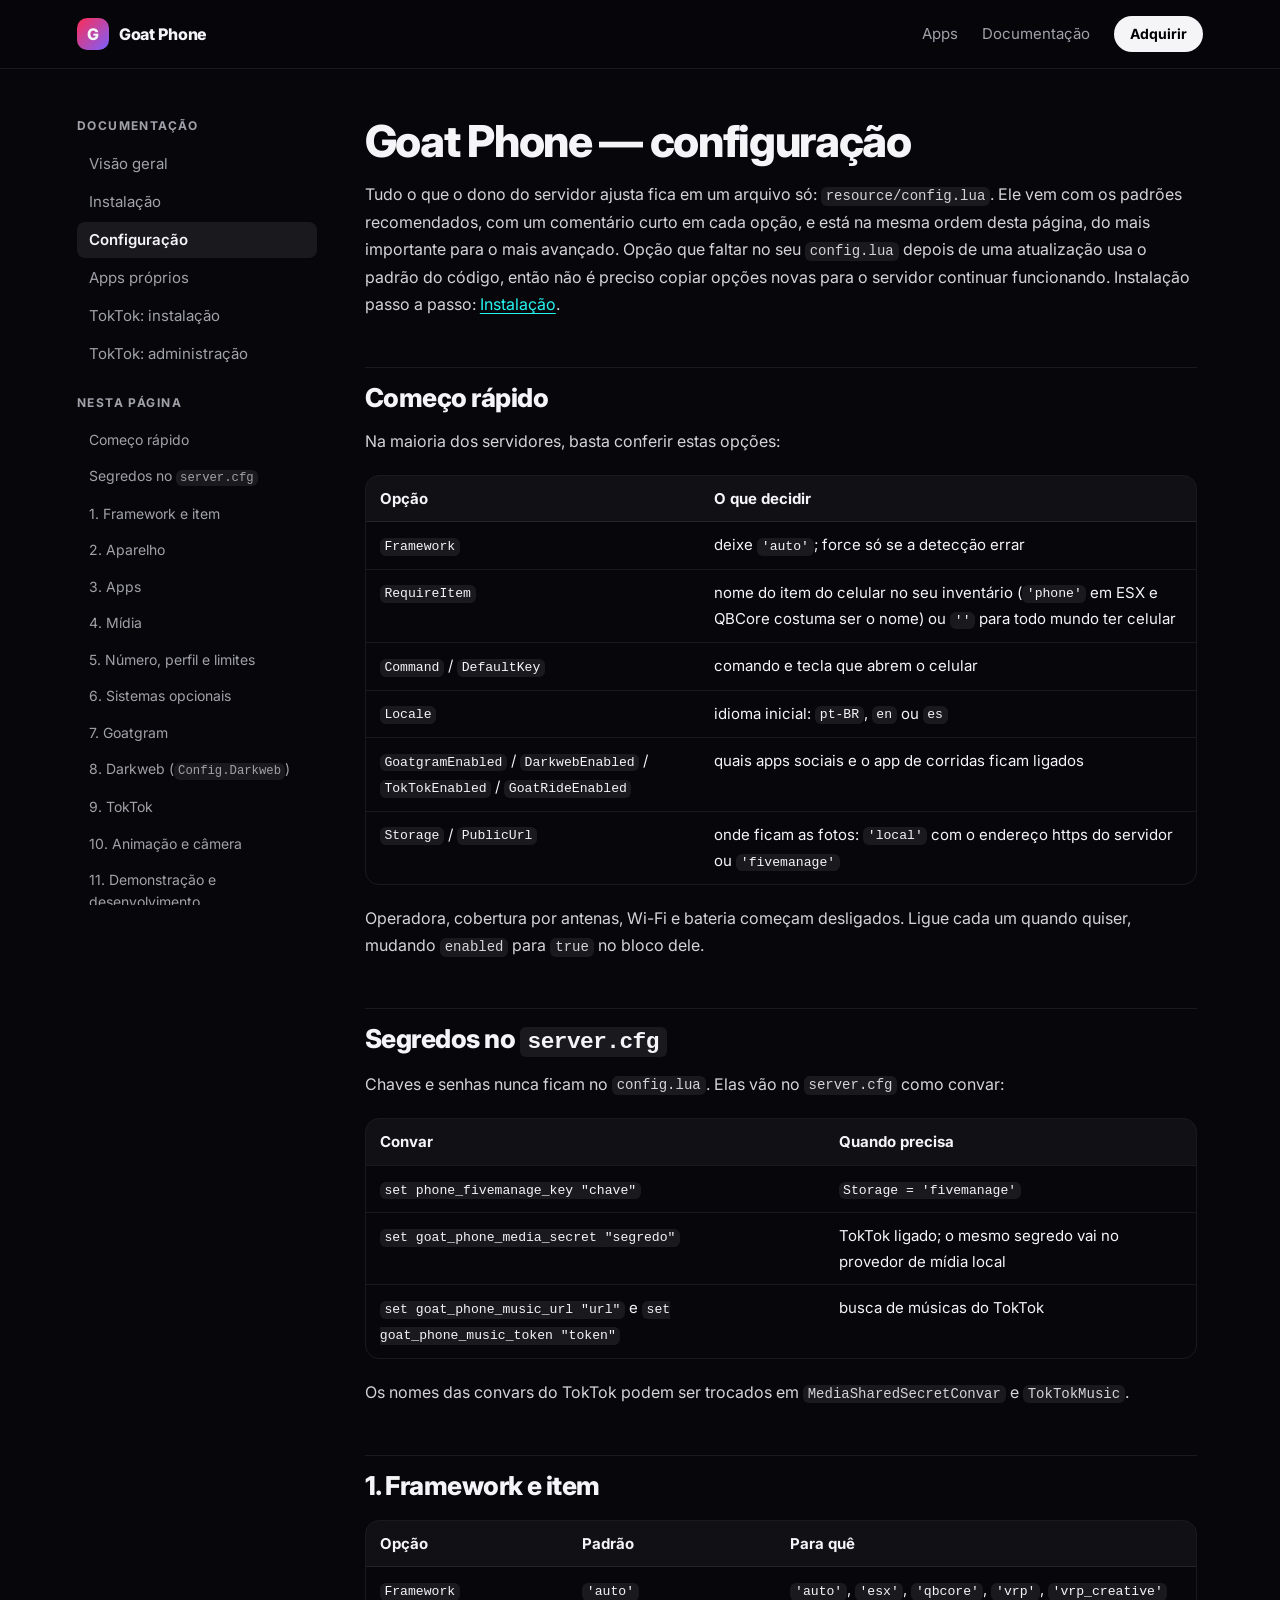
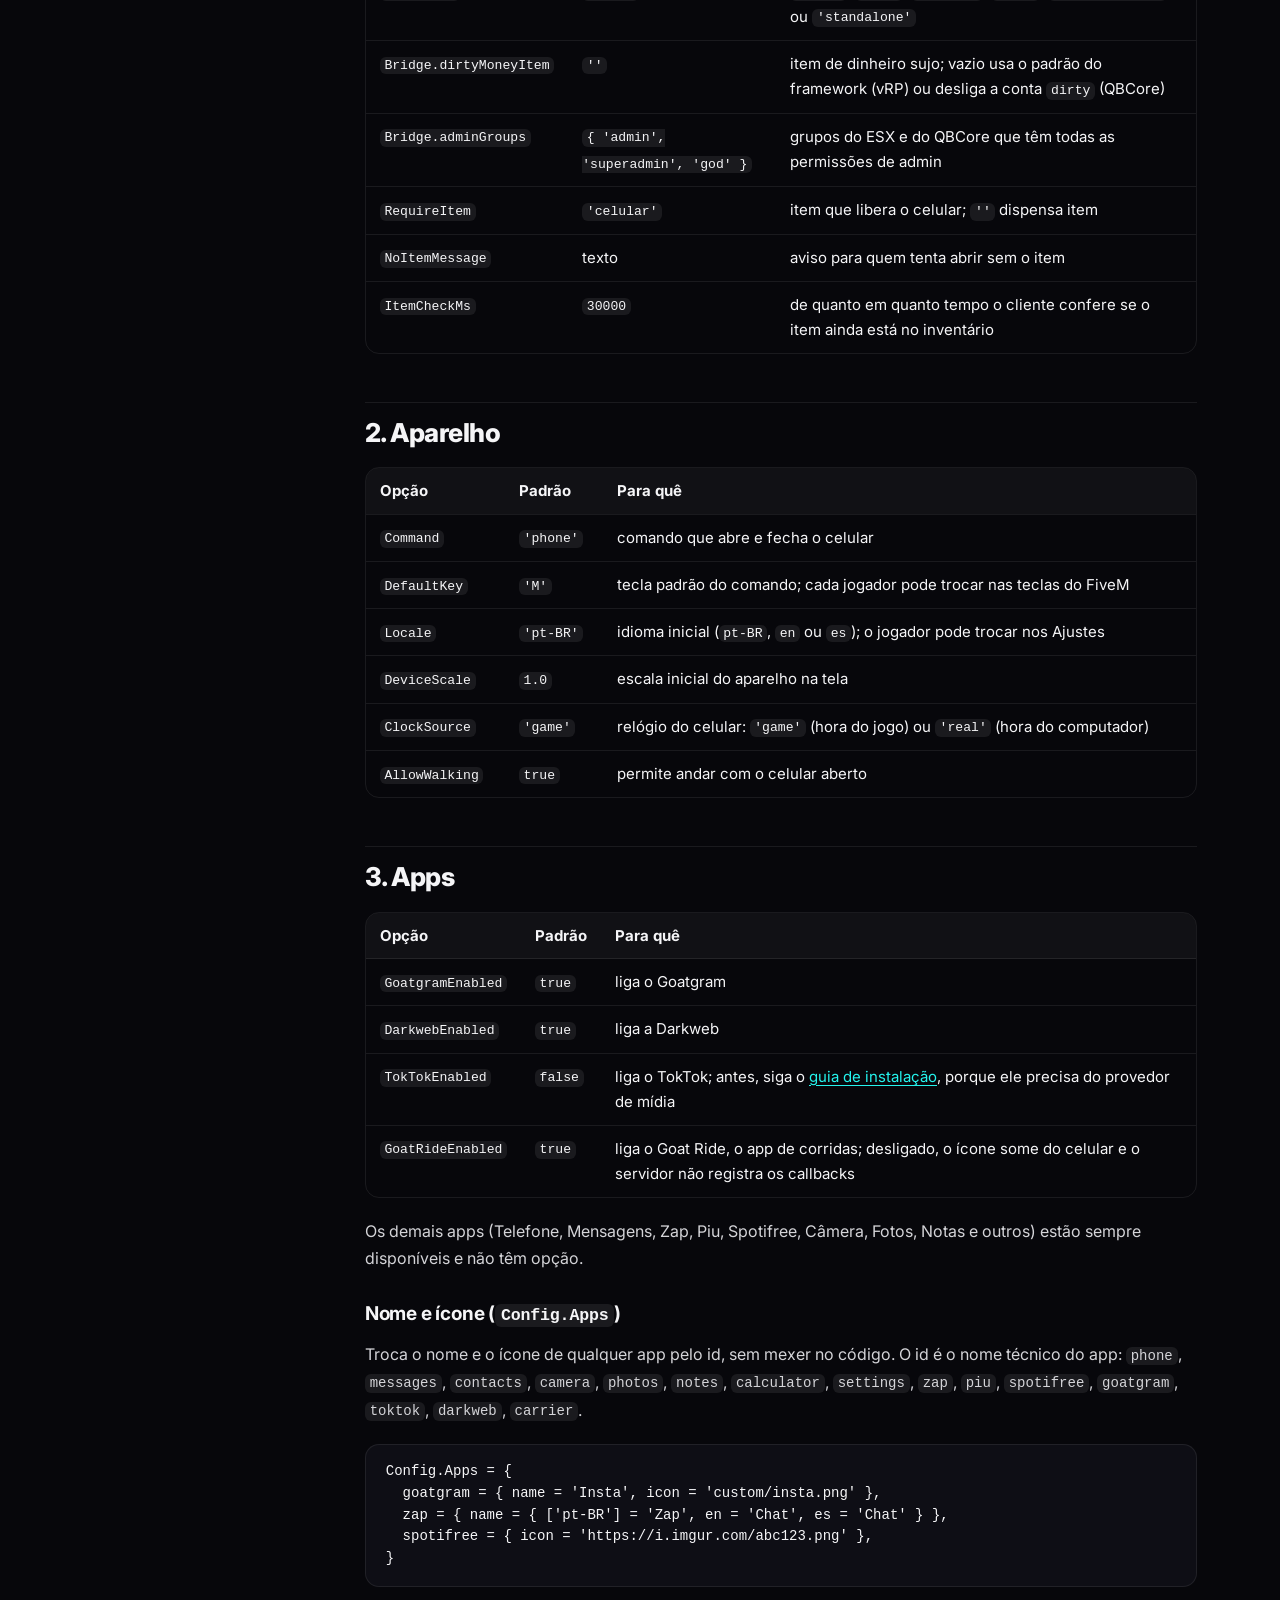
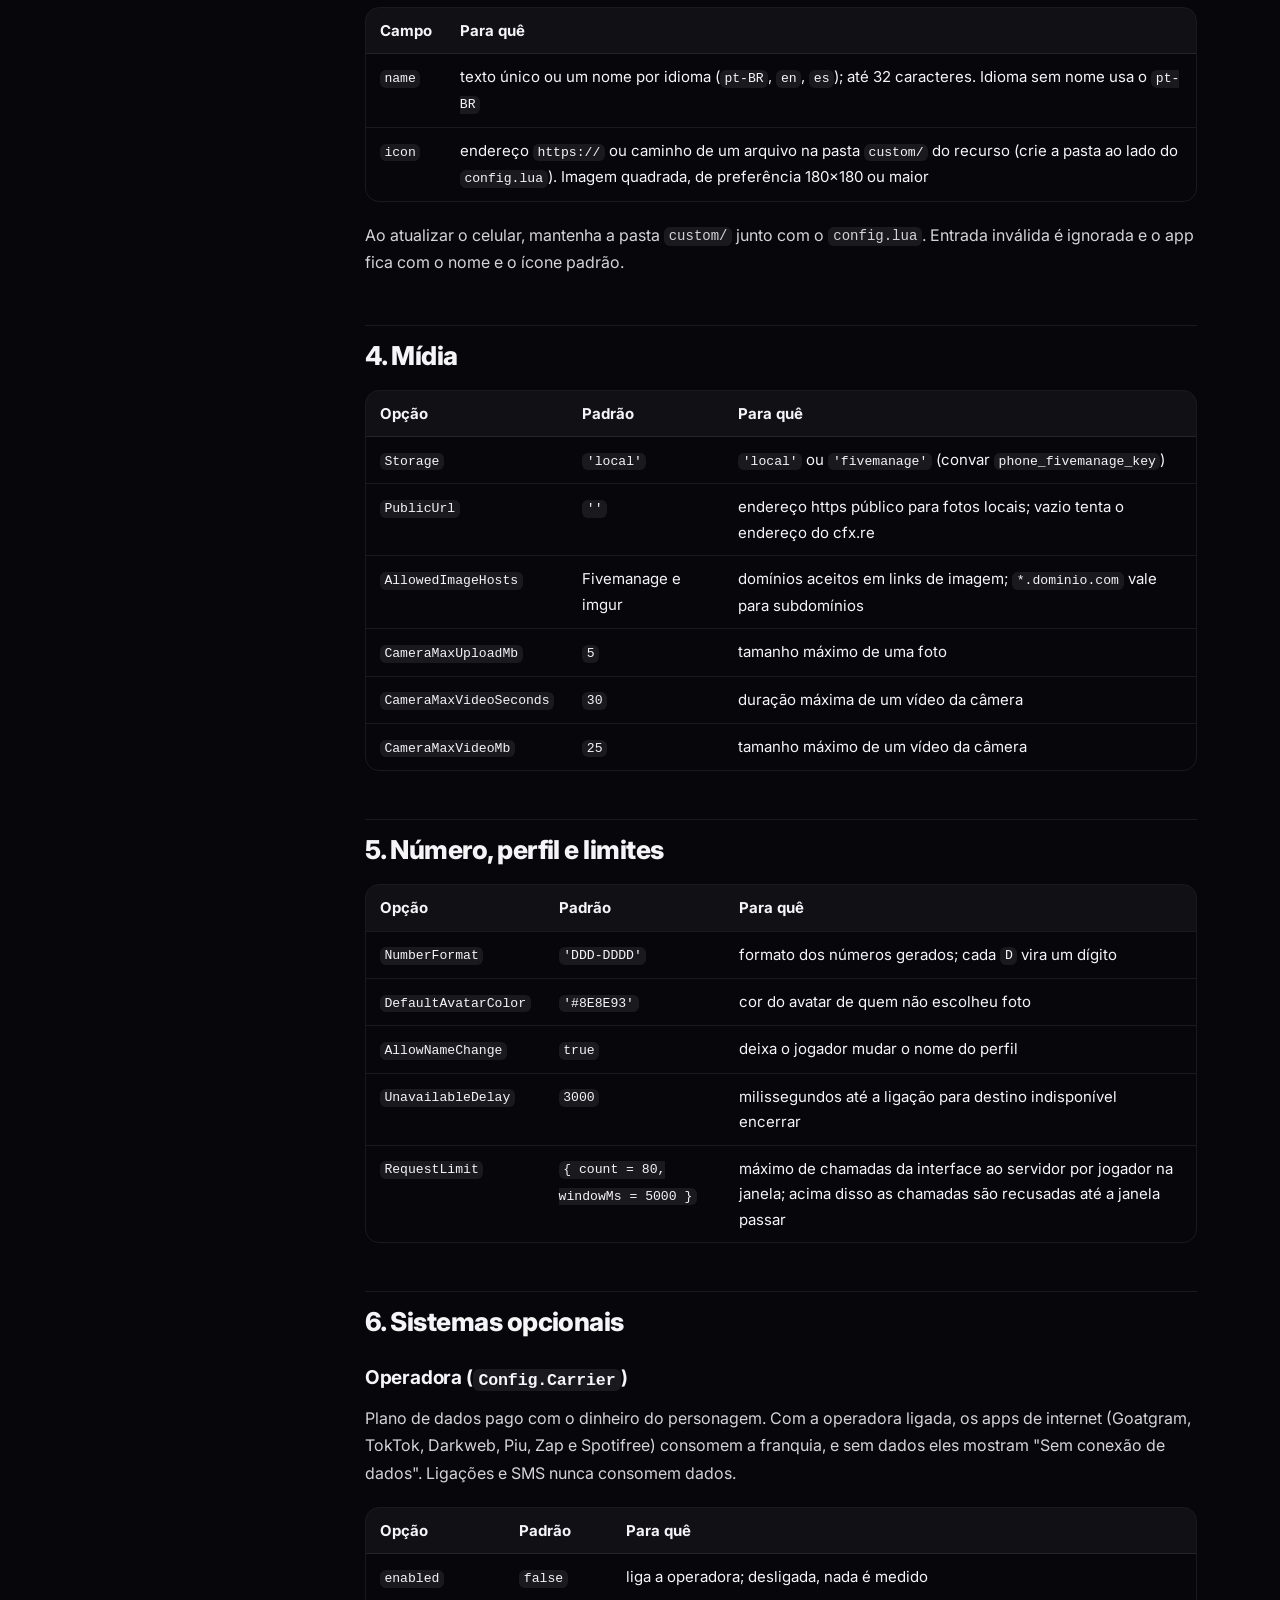
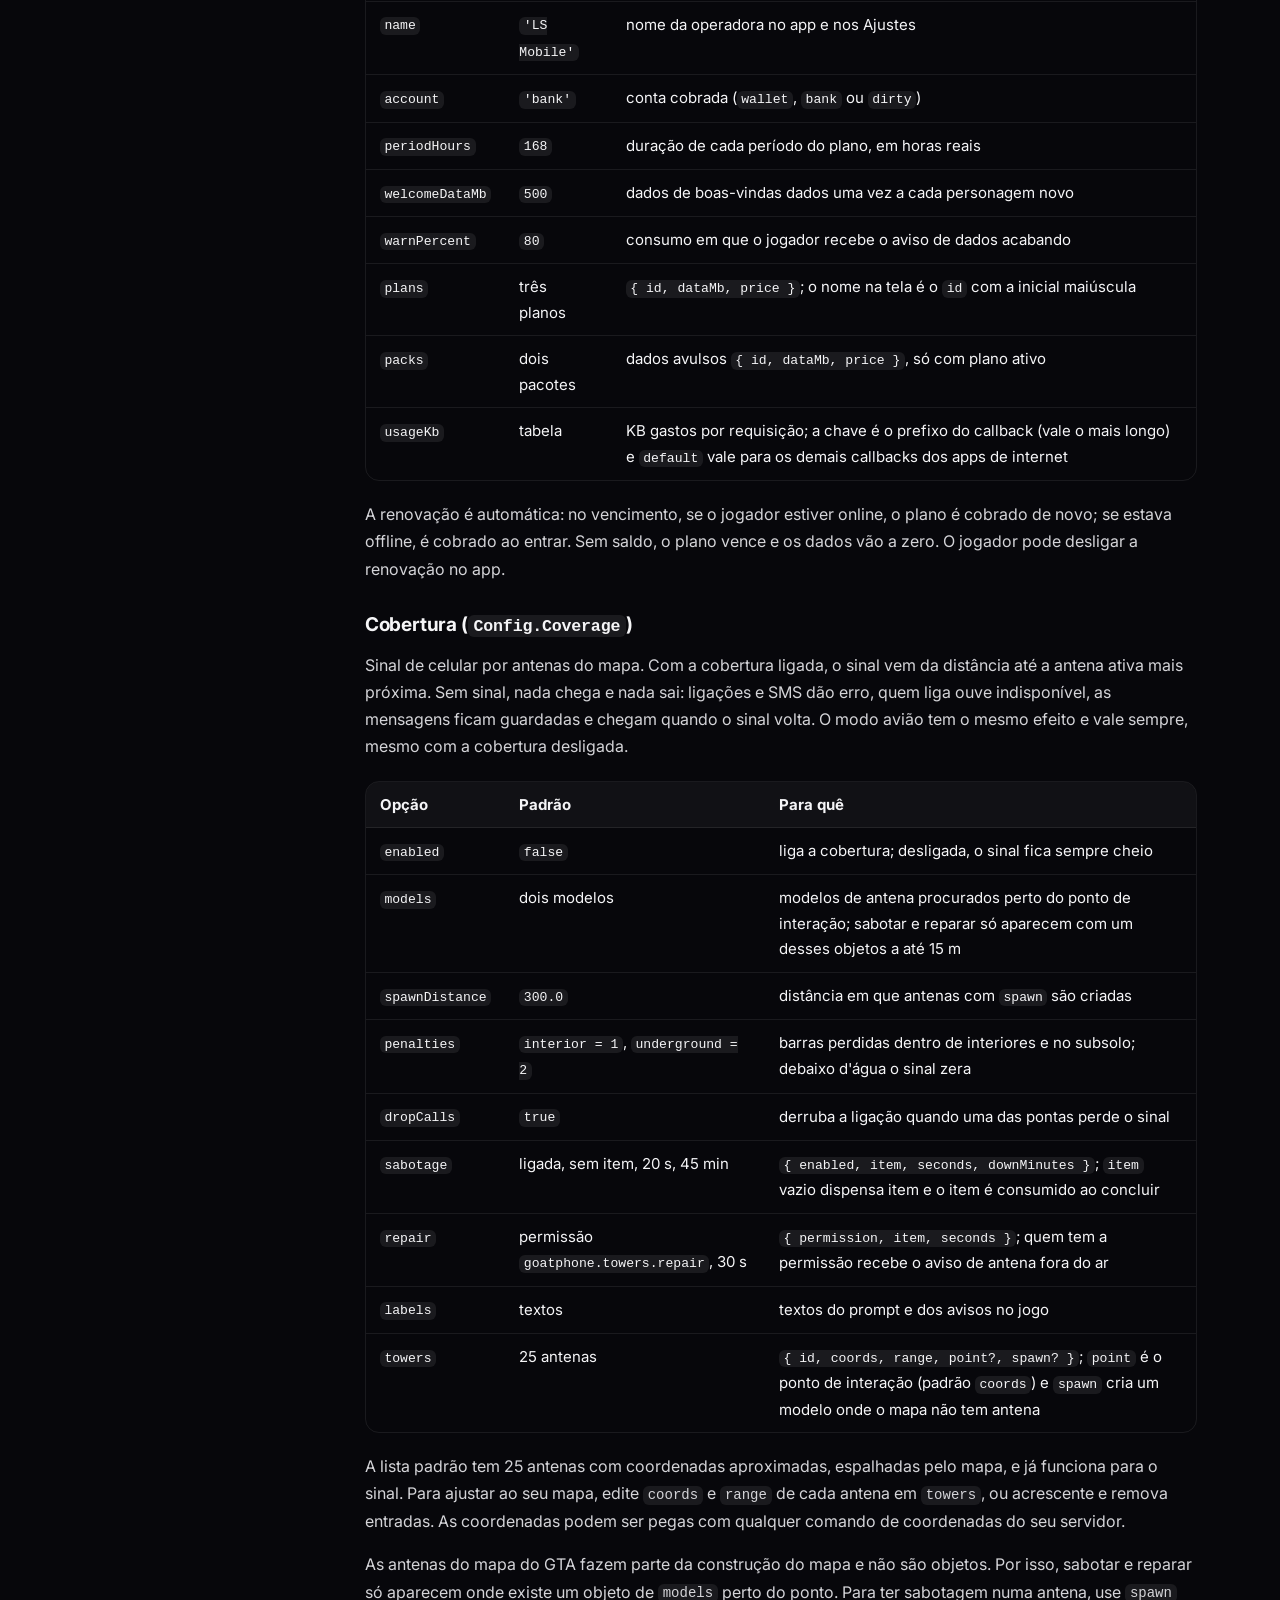
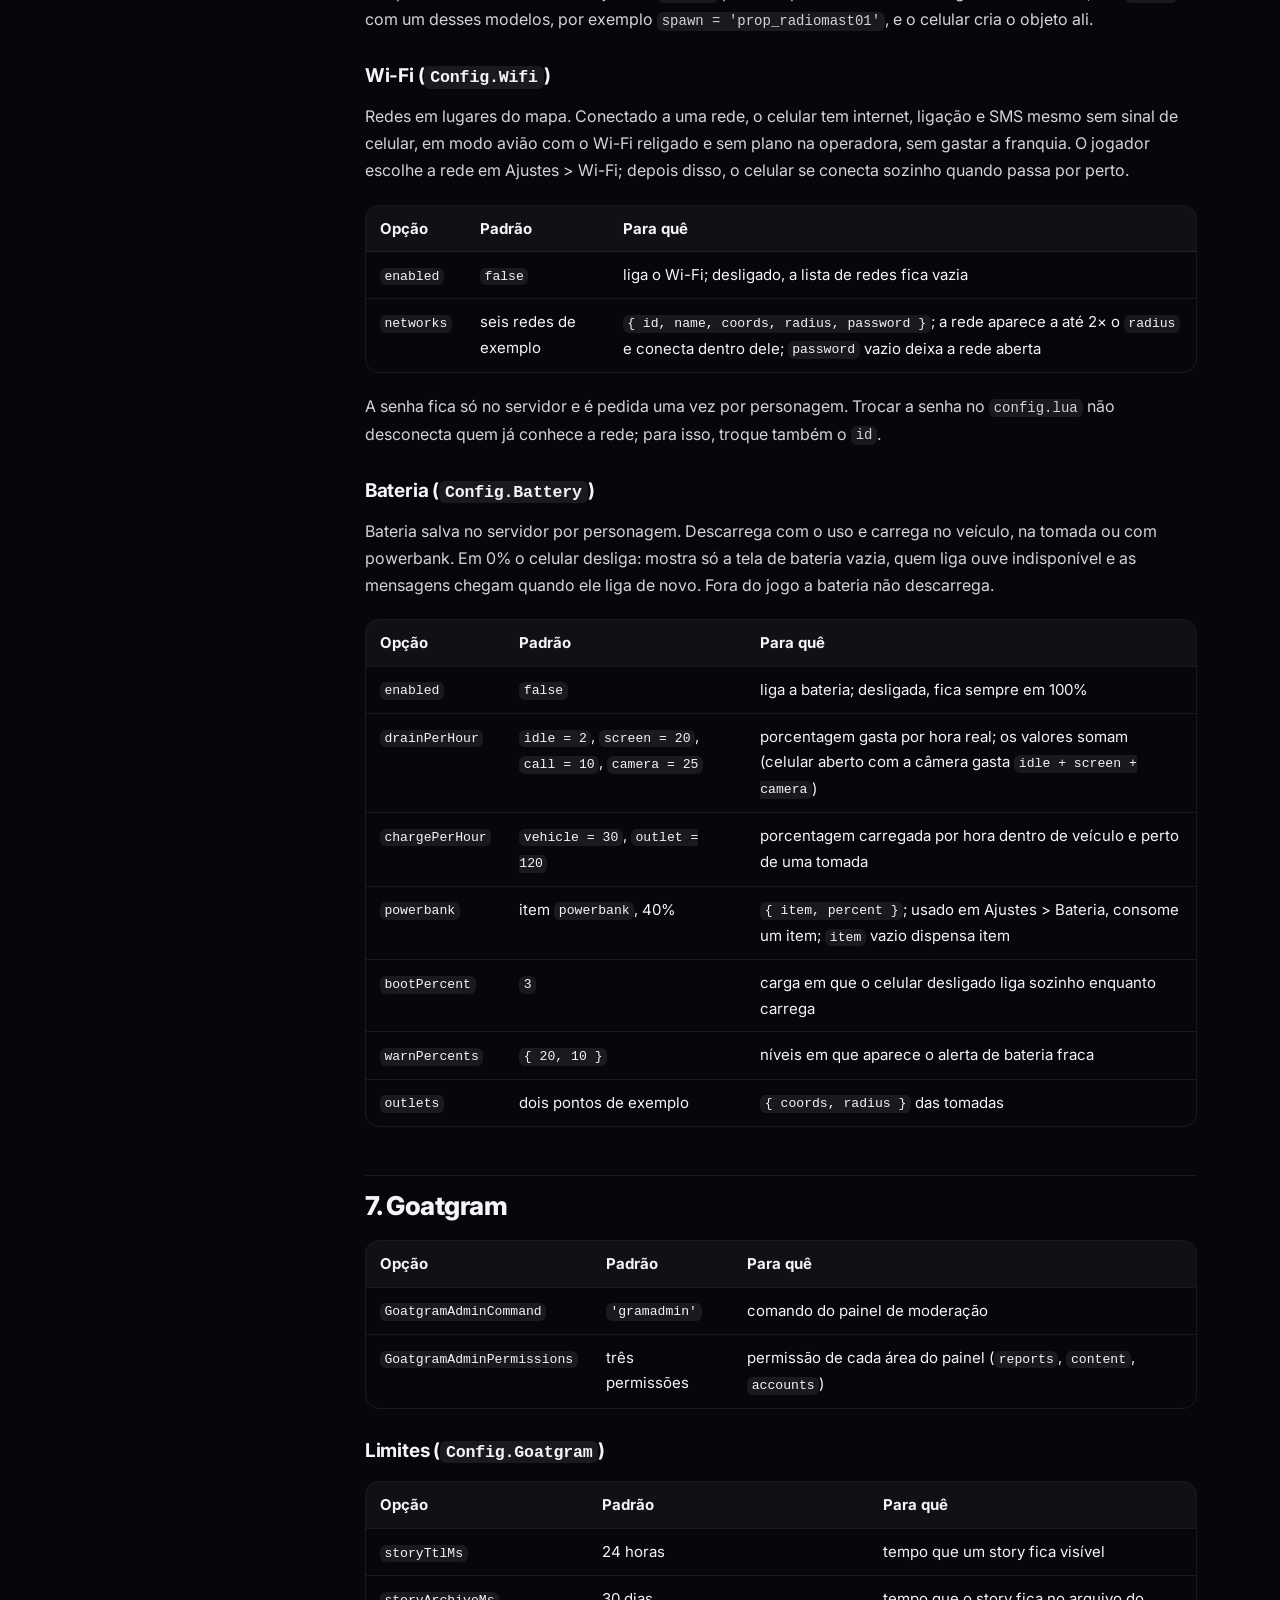
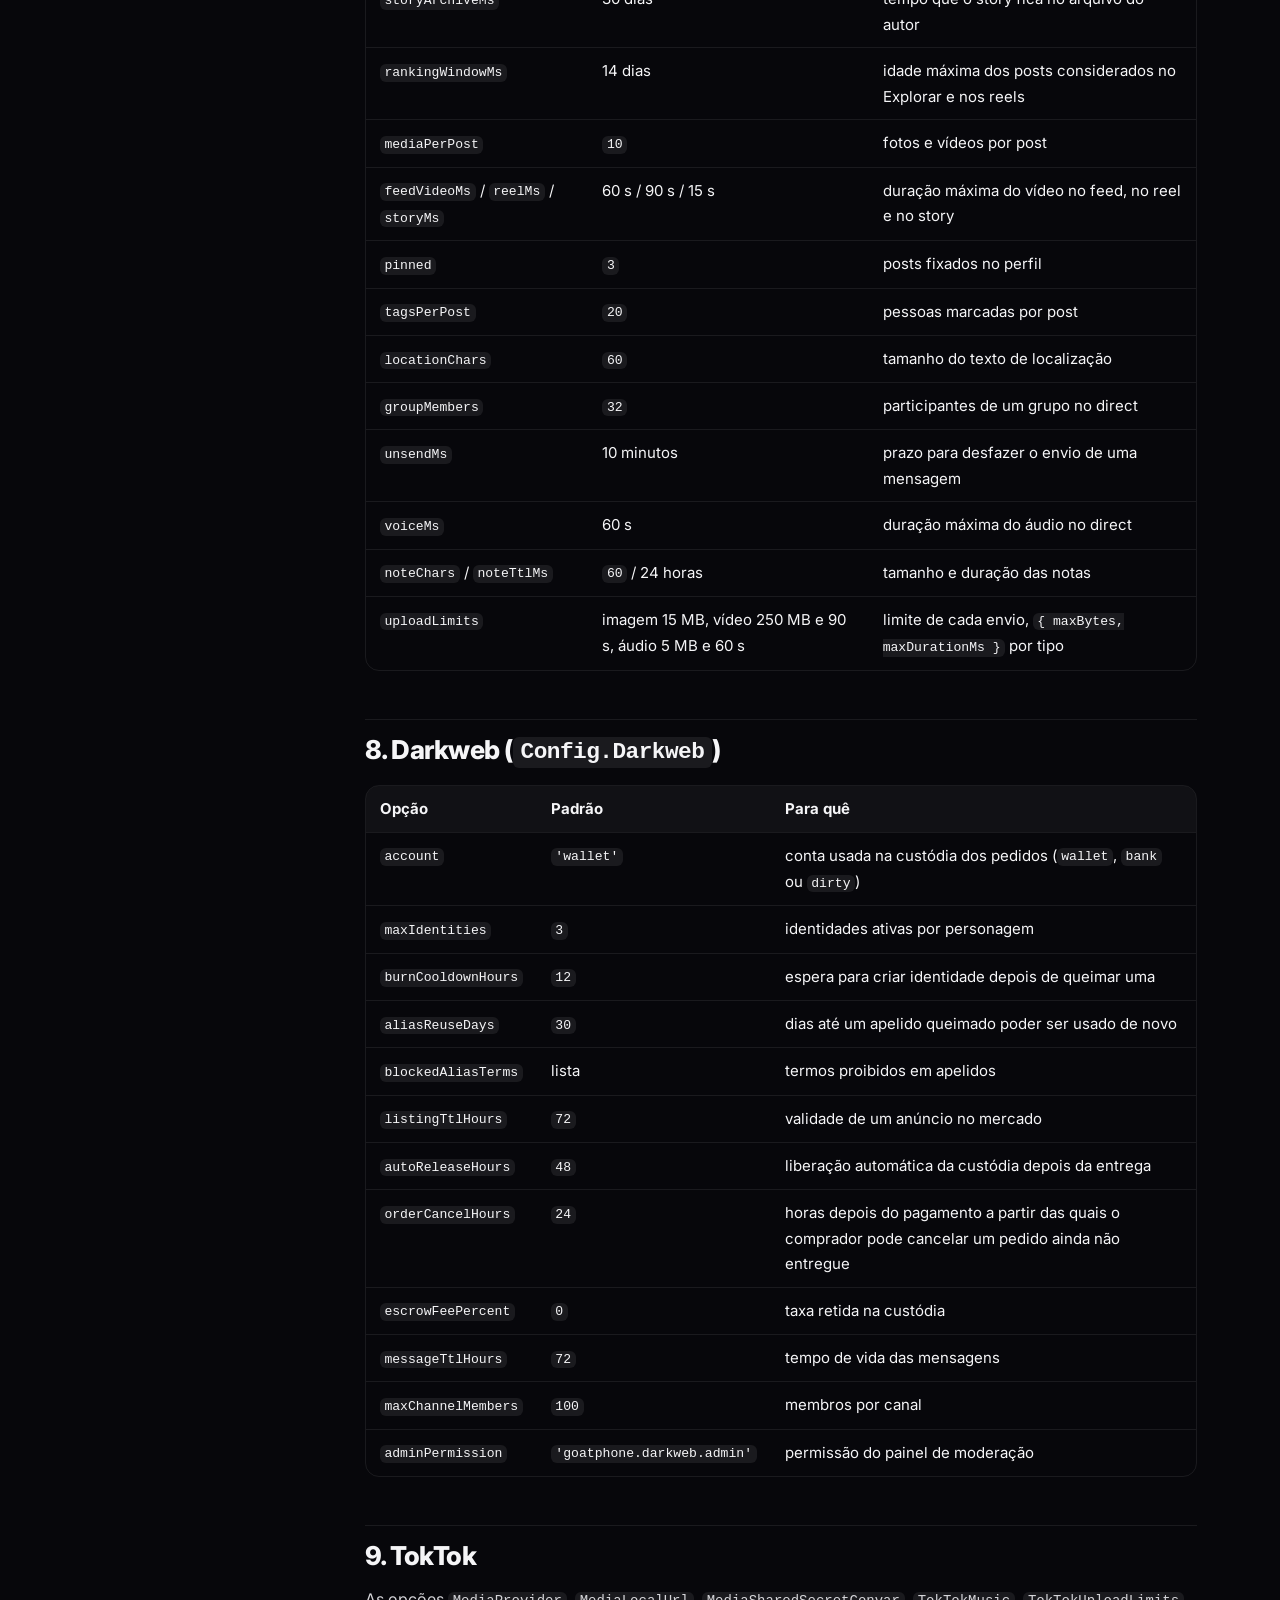
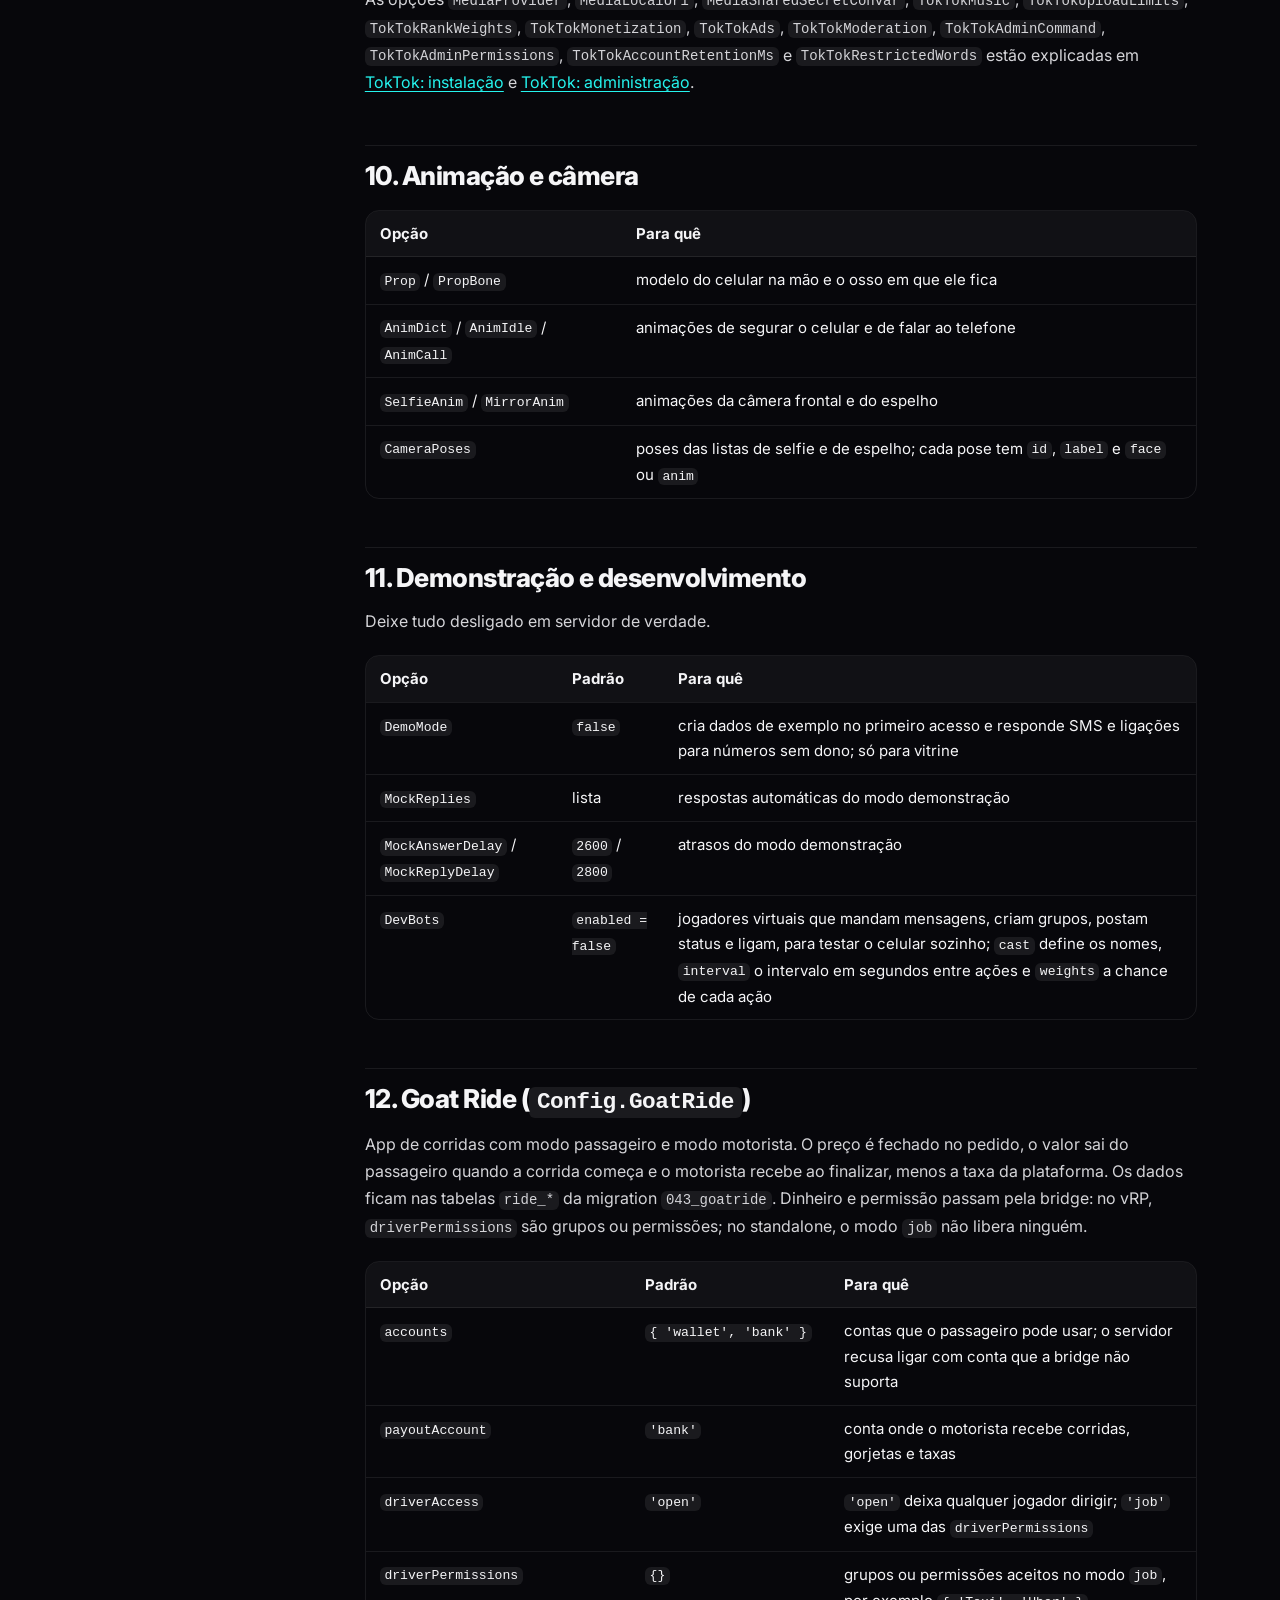
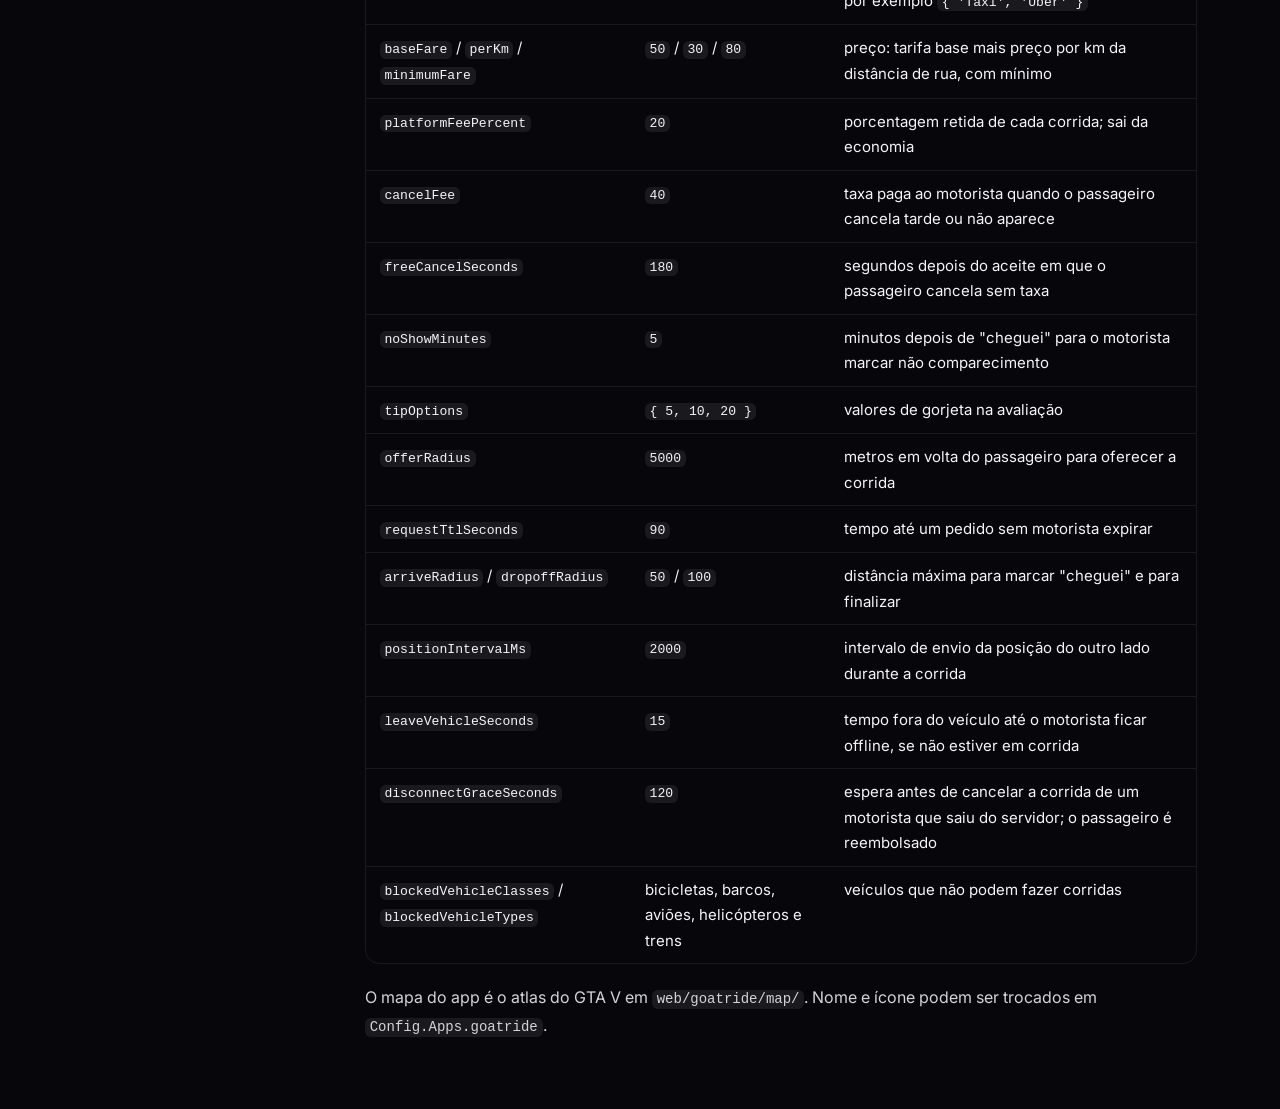
<file: docs/configuracao.html>
<!doctype html>
<html lang="pt-BR">
  <head>
    <meta charset="utf-8" />
    <meta name="viewport" content="width=device-width, initial-scale=1" />
    <title>Configuração — Documentação do Goat Phone</title>
    <meta name="description" content="Todas as opções do config.lua, da mais importante à mais avançada." />
    <link rel="preconnect" href="https://fonts.googleapis.com" />
    <link rel="preconnect" href="https://fonts.gstatic.com" crossorigin />
    <link
      href="https://fonts.googleapis.com/css2?family=Inter:wght@400;500;600;700;800&display=swap"
      rel="stylesheet"
    />
    <link rel="stylesheet" href="../styles.css" />
    <link rel="stylesheet" href="docs.css" />
  </head>
  <body class="docs-body">
    <header class="topbar">
      <a class="brand" href="../index.html"><span class="brand-mark">G</span>Goat Phone</a>
      <nav class="topnav">
        <a href="../index.html#apps">Apps</a>
        <a href="index.html">Documentação</a>
        <a class="button button-small" href="../index.html#adquirir">Adquirir</a>
      </nav>
    </header>
    <div class="docs-layout">
      <aside class="docs-nav">
        <p class="docs-nav-title">Documentação</p>
        <a href="index.html">Visão geral</a>
        <a href="instalacao.html">Instalação</a>
        <a href="configuracao.html" class="active">Configuração</a>
        <a href="apps-proprios.html">Apps próprios</a>
        <a href="toktok-instalacao.html">TokTok: instalação</a>
        <a href="toktok-administracao.html">TokTok: administração</a>
        <p class="docs-nav-title">Nesta página</p>
        <a class="docs-toc" href="#começo-rápido">Começo rápido</a>
        <a class="docs-toc" href="#segredos-no-servercfg">Segredos no <code>server.cfg</code></a>
        <a class="docs-toc" href="#1-framework-e-item">1. Framework e item</a>
        <a class="docs-toc" href="#2-aparelho">2. Aparelho</a>
        <a class="docs-toc" href="#3-apps">3. Apps</a>
        <a class="docs-toc" href="#4-mídia">4. Mídia</a>
        <a class="docs-toc" href="#5-número-perfil-e-limites">5. Número, perfil e limites</a>
        <a class="docs-toc" href="#6-sistemas-opcionais">6. Sistemas opcionais</a>
        <a class="docs-toc" href="#7-goatgram">7. Goatgram</a>
        <a class="docs-toc" href="#8-darkweb-configdarkweb">8. Darkweb (<code>Config.Darkweb</code>)</a>
        <a class="docs-toc" href="#9-toktok">9. TokTok</a>
        <a class="docs-toc" href="#10-animação-e-câmera">10. Animação e câmera</a>
        <a class="docs-toc" href="#11-demonstração-e-desenvolvimento">11. Demonstração e desenvolvimento</a>
        <a class="docs-toc" href="#12-goat-ride-configgoatride">12. Goat Ride (<code>Config.GoatRide</code>)</a>
      </aside>
      <main class="docs-content">
<h1 id="goat-phone--configuração">Goat Phone — configuração</h1>
<p>Tudo o que o dono do servidor ajusta fica em um arquivo só: <code>resource/config.lua</code>. Ele vem com os padrões recomendados, com um comentário curto em cada opção, e está na mesma ordem desta página, do mais importante para o mais avançado. Opção que faltar no seu <code>config.lua</code> depois de uma atualização usa o padrão do código, então não é preciso copiar opções novas para o servidor continuar funcionando. Instalação passo a passo: <a href="instalacao.html">Instalação</a>.</p>
<h2 id="começo-rápido">Começo rápido</h2>
<p>Na maioria dos servidores, basta conferir estas opções:</p>
<div class="table-wrap"><table><thead><tr><th>Opção</th><th>O que decidir</th></tr></thead><tbody><tr><td><code>Framework</code></td><td>deixe <code>'auto'</code>; force só se a detecção errar</td></tr><tr><td><code>RequireItem</code></td><td>nome do item do celular no seu inventário (<code>'phone'</code> em ESX e QBCore costuma ser o nome) ou <code>''</code> para todo mundo ter celular</td></tr><tr><td><code>Command</code> / <code>DefaultKey</code></td><td>comando e tecla que abrem o celular</td></tr><tr><td><code>Locale</code></td><td>idioma inicial: <code>pt-BR</code>, <code>en</code> ou <code>es</code></td></tr><tr><td><code>GoatgramEnabled</code> / <code>DarkwebEnabled</code> / <code>TokTokEnabled</code> / <code>GoatRideEnabled</code></td><td>quais apps sociais e o app de corridas ficam ligados</td></tr><tr><td><code>Storage</code> / <code>PublicUrl</code></td><td>onde ficam as fotos: <code>'local'</code> com o endereço https do servidor ou <code>'fivemanage'</code></td></tr></tbody></table></div>
<p>Operadora, cobertura por antenas, Wi-Fi e bateria começam desligados. Ligue cada um quando quiser, mudando <code>enabled</code> para <code>true</code> no bloco dele.</p>
<h2 id="segredos-no-servercfg">Segredos no <code>server.cfg</code></h2>
<p>Chaves e senhas nunca ficam no <code>config.lua</code>. Elas vão no <code>server.cfg</code> como convar:</p>
<div class="table-wrap"><table><thead><tr><th>Convar</th><th>Quando precisa</th></tr></thead><tbody><tr><td><code>set phone_fivemanage_key &quot;chave&quot;</code></td><td><code>Storage = 'fivemanage'</code></td></tr><tr><td><code>set goat_phone_media_secret &quot;segredo&quot;</code></td><td>TokTok ligado; o mesmo segredo vai no provedor de mídia local</td></tr><tr><td><code>set goat_phone_music_url &quot;url&quot;</code> e <code>set goat_phone_music_token &quot;token&quot;</code></td><td>busca de músicas do TokTok</td></tr></tbody></table></div>
<p>Os nomes das convars do TokTok podem ser trocados em <code>MediaSharedSecretConvar</code> e <code>TokTokMusic</code>.</p>
<h2 id="1-framework-e-item">1. Framework e item</h2>
<div class="table-wrap"><table><thead><tr><th>Opção</th><th>Padrão</th><th>Para quê</th></tr></thead><tbody><tr><td><code>Framework</code></td><td><code>'auto'</code></td><td><code>'auto'</code>, <code>'esx'</code>, <code>'qbcore'</code>, <code>'vrp'</code>, <code>'vrp_creative'</code> ou <code>'standalone'</code></td></tr><tr><td><code>Bridge.dirtyMoneyItem</code></td><td><code>''</code></td><td>item de dinheiro sujo; vazio usa o padrão do framework (vRP) ou desliga a conta <code>dirty</code> (QBCore)</td></tr><tr><td><code>Bridge.adminGroups</code></td><td><code>{ 'admin', 'superadmin', 'god' }</code></td><td>grupos do ESX e do QBCore que têm todas as permissões de admin</td></tr><tr><td><code>RequireItem</code></td><td><code>'celular'</code></td><td>item que libera o celular; <code>''</code> dispensa item</td></tr><tr><td><code>NoItemMessage</code></td><td>texto</td><td>aviso para quem tenta abrir sem o item</td></tr><tr><td><code>ItemCheckMs</code></td><td><code>30000</code></td><td>de quanto em quanto tempo o cliente confere se o item ainda está no inventário</td></tr></tbody></table></div>
<h2 id="2-aparelho">2. Aparelho</h2>
<div class="table-wrap"><table><thead><tr><th>Opção</th><th>Padrão</th><th>Para quê</th></tr></thead><tbody><tr><td><code>Command</code></td><td><code>'phone'</code></td><td>comando que abre e fecha o celular</td></tr><tr><td><code>DefaultKey</code></td><td><code>'M'</code></td><td>tecla padrão do comando; cada jogador pode trocar nas teclas do FiveM</td></tr><tr><td><code>Locale</code></td><td><code>'pt-BR'</code></td><td>idioma inicial (<code>pt-BR</code>, <code>en</code> ou <code>es</code>); o jogador pode trocar nos Ajustes</td></tr><tr><td><code>DeviceScale</code></td><td><code>1.0</code></td><td>escala inicial do aparelho na tela</td></tr><tr><td><code>ClockSource</code></td><td><code>'game'</code></td><td>relógio do celular: <code>'game'</code> (hora do jogo) ou <code>'real'</code> (hora do computador)</td></tr><tr><td><code>AllowWalking</code></td><td><code>true</code></td><td>permite andar com o celular aberto</td></tr></tbody></table></div>
<h2 id="3-apps">3. Apps</h2>
<div class="table-wrap"><table><thead><tr><th>Opção</th><th>Padrão</th><th>Para quê</th></tr></thead><tbody><tr><td><code>GoatgramEnabled</code></td><td><code>true</code></td><td>liga o Goatgram</td></tr><tr><td><code>DarkwebEnabled</code></td><td><code>true</code></td><td>liga a Darkweb</td></tr><tr><td><code>TokTokEnabled</code></td><td><code>false</code></td><td>liga o TokTok; antes, siga o <a href="toktok-instalacao.html">guia de instalação</a>, porque ele precisa do provedor de mídia</td></tr><tr><td><code>GoatRideEnabled</code></td><td><code>true</code></td><td>liga o Goat Ride, o app de corridas; desligado, o ícone some do celular e o servidor não registra os callbacks</td></tr></tbody></table></div>
<p>Os demais apps (Telefone, Mensagens, Zap, Piu, Spotifree, Câmera, Fotos, Notas e outros) estão sempre disponíveis e não têm opção.</p>
<h3 id="nome-e-ícone-configapps">Nome e ícone (<code>Config.Apps</code>)</h3>
<p>Troca o nome e o ícone de qualquer app pelo id, sem mexer no código. O id é o nome técnico do app: <code>phone</code>, <code>messages</code>, <code>contacts</code>, <code>camera</code>, <code>photos</code>, <code>notes</code>, <code>calculator</code>, <code>settings</code>, <code>zap</code>, <code>piu</code>, <code>spotifree</code>, <code>goatgram</code>, <code>toktok</code>, <code>darkweb</code>, <code>carrier</code>.</p>
<pre><code>Config.Apps = {
  goatgram = { name = 'Insta', icon = 'custom/insta.png' },
  zap = { name = { ['pt-BR'] = 'Zap', en = 'Chat', es = 'Chat' } },
  spotifree = { icon = 'https://i.imgur.com/abc123.png' },
}</code></pre>
<div class="table-wrap"><table><thead><tr><th>Campo</th><th>Para quê</th></tr></thead><tbody><tr><td><code>name</code></td><td>texto único ou um nome por idioma (<code>pt-BR</code>, <code>en</code>, <code>es</code>); até 32 caracteres. Idioma sem nome usa o <code>pt-BR</code></td></tr><tr><td><code>icon</code></td><td>endereço <code>https://</code> ou caminho de um arquivo na pasta <code>custom/</code> do recurso (crie a pasta ao lado do <code>config.lua</code>). Imagem quadrada, de preferência 180×180 ou maior</td></tr></tbody></table></div>
<p>Ao atualizar o celular, mantenha a pasta <code>custom/</code> junto com o <code>config.lua</code>. Entrada inválida é ignorada e o app fica com o nome e o ícone padrão.</p>
<h2 id="4-mídia">4. Mídia</h2>
<div class="table-wrap"><table><thead><tr><th>Opção</th><th>Padrão</th><th>Para quê</th></tr></thead><tbody><tr><td><code>Storage</code></td><td><code>'local'</code></td><td><code>'local'</code> ou <code>'fivemanage'</code> (convar <code>phone_fivemanage_key</code>)</td></tr><tr><td><code>PublicUrl</code></td><td><code>''</code></td><td>endereço https público para fotos locais; vazio tenta o endereço do cfx.re</td></tr><tr><td><code>AllowedImageHosts</code></td><td>Fivemanage e imgur</td><td>domínios aceitos em links de imagem; <code>*.dominio.com</code> vale para subdomínios</td></tr><tr><td><code>CameraMaxUploadMb</code></td><td><code>5</code></td><td>tamanho máximo de uma foto</td></tr><tr><td><code>CameraMaxVideoSeconds</code></td><td><code>30</code></td><td>duração máxima de um vídeo da câmera</td></tr><tr><td><code>CameraMaxVideoMb</code></td><td><code>25</code></td><td>tamanho máximo de um vídeo da câmera</td></tr></tbody></table></div>
<h2 id="5-número-perfil-e-limites">5. Número, perfil e limites</h2>
<div class="table-wrap"><table><thead><tr><th>Opção</th><th>Padrão</th><th>Para quê</th></tr></thead><tbody><tr><td><code>NumberFormat</code></td><td><code>'DDD-DDDD'</code></td><td>formato dos números gerados; cada <code>D</code> vira um dígito</td></tr><tr><td><code>DefaultAvatarColor</code></td><td><code>'#8E8E93'</code></td><td>cor do avatar de quem não escolheu foto</td></tr><tr><td><code>AllowNameChange</code></td><td><code>true</code></td><td>deixa o jogador mudar o nome do perfil</td></tr><tr><td><code>UnavailableDelay</code></td><td><code>3000</code></td><td>milissegundos até a ligação para destino indisponível encerrar</td></tr><tr><td><code>RequestLimit</code></td><td><code>{ count = 80, windowMs = 5000 }</code></td><td>máximo de chamadas da interface ao servidor por jogador na janela; acima disso as chamadas são recusadas até a janela passar</td></tr></tbody></table></div>
<h2 id="6-sistemas-opcionais">6. Sistemas opcionais</h2>
<h3 id="operadora-configcarrier">Operadora (<code>Config.Carrier</code>)</h3>
<p>Plano de dados pago com o dinheiro do personagem. Com a operadora ligada, os apps de internet (Goatgram, TokTok, Darkweb, Piu, Zap e Spotifree) consomem a franquia, e sem dados eles mostram &quot;Sem conexão de dados&quot;. Ligações e SMS nunca consomem dados.</p>
<div class="table-wrap"><table><thead><tr><th>Opção</th><th>Padrão</th><th>Para quê</th></tr></thead><tbody><tr><td><code>enabled</code></td><td><code>false</code></td><td>liga a operadora; desligada, nada é medido</td></tr><tr><td><code>name</code></td><td><code>'LS Mobile'</code></td><td>nome da operadora no app e nos Ajustes</td></tr><tr><td><code>account</code></td><td><code>'bank'</code></td><td>conta cobrada (<code>wallet</code>, <code>bank</code> ou <code>dirty</code>)</td></tr><tr><td><code>periodHours</code></td><td><code>168</code></td><td>duração de cada período do plano, em horas reais</td></tr><tr><td><code>welcomeDataMb</code></td><td><code>500</code></td><td>dados de boas-vindas dados uma vez a cada personagem novo</td></tr><tr><td><code>warnPercent</code></td><td><code>80</code></td><td>consumo em que o jogador recebe o aviso de dados acabando</td></tr><tr><td><code>plans</code></td><td>três planos</td><td><code>{ id, dataMb, price }</code>; o nome na tela é o <code>id</code> com a inicial maiúscula</td></tr><tr><td><code>packs</code></td><td>dois pacotes</td><td>dados avulsos <code>{ id, dataMb, price }</code>, só com plano ativo</td></tr><tr><td><code>usageKb</code></td><td>tabela</td><td>KB gastos por requisição; a chave é o prefixo do callback (vale o mais longo) e <code>default</code> vale para os demais callbacks dos apps de internet</td></tr></tbody></table></div>
<p>A renovação é automática: no vencimento, se o jogador estiver online, o plano é cobrado de novo; se estava offline, é cobrado ao entrar. Sem saldo, o plano vence e os dados vão a zero. O jogador pode desligar a renovação no app.</p>
<h3 id="cobertura-configcoverage">Cobertura (<code>Config.Coverage</code>)</h3>
<p>Sinal de celular por antenas do mapa. Com a cobertura ligada, o sinal vem da distância até a antena ativa mais próxima. Sem sinal, nada chega e nada sai: ligações e SMS dão erro, quem liga ouve indisponível, as mensagens ficam guardadas e chegam quando o sinal volta. O modo avião tem o mesmo efeito e vale sempre, mesmo com a cobertura desligada.</p>
<div class="table-wrap"><table><thead><tr><th>Opção</th><th>Padrão</th><th>Para quê</th></tr></thead><tbody><tr><td><code>enabled</code></td><td><code>false</code></td><td>liga a cobertura; desligada, o sinal fica sempre cheio</td></tr><tr><td><code>models</code></td><td>dois modelos</td><td>modelos de antena procurados perto do ponto de interação; sabotar e reparar só aparecem com um desses objetos a até 15 m</td></tr><tr><td><code>spawnDistance</code></td><td><code>300.0</code></td><td>distância em que antenas com <code>spawn</code> são criadas</td></tr><tr><td><code>penalties</code></td><td><code>interior = 1</code>, <code>underground = 2</code></td><td>barras perdidas dentro de interiores e no subsolo; debaixo d'água o sinal zera</td></tr><tr><td><code>dropCalls</code></td><td><code>true</code></td><td>derruba a ligação quando uma das pontas perde o sinal</td></tr><tr><td><code>sabotage</code></td><td>ligada, sem item, 20 s, 45 min</td><td><code>{ enabled, item, seconds, downMinutes }</code>; <code>item</code> vazio dispensa item e o item é consumido ao concluir</td></tr><tr><td><code>repair</code></td><td>permissão <code>goatphone.towers.repair</code>, 30 s</td><td><code>{ permission, item, seconds }</code>; quem tem a permissão recebe o aviso de antena fora do ar</td></tr><tr><td><code>labels</code></td><td>textos</td><td>textos do prompt e dos avisos no jogo</td></tr><tr><td><code>towers</code></td><td>25 antenas</td><td><code>{ id, coords, range, point?, spawn? }</code>; <code>point</code> é o ponto de interação (padrão <code>coords</code>) e <code>spawn</code> cria um modelo onde o mapa não tem antena</td></tr></tbody></table></div>
<p>A lista padrão tem 25 antenas com coordenadas aproximadas, espalhadas pelo mapa, e já funciona para o sinal. Para ajustar ao seu mapa, edite <code>coords</code> e <code>range</code> de cada antena em <code>towers</code>, ou acrescente e remova entradas. As coordenadas podem ser pegas com qualquer comando de coordenadas do seu servidor.</p>
<p>As antenas do mapa do GTA fazem parte da construção do mapa e não são objetos. Por isso, sabotar e reparar só aparecem onde existe um objeto de <code>models</code> perto do ponto. Para ter sabotagem numa antena, use <code>spawn</code> com um desses modelos, por exemplo <code>spawn = 'prop_radiomast01'</code>, e o celular cria o objeto ali.</p>
<h3 id="wi-fi-configwifi">Wi-Fi (<code>Config.Wifi</code>)</h3>
<p>Redes em lugares do mapa. Conectado a uma rede, o celular tem internet, ligação e SMS mesmo sem sinal de celular, em modo avião com o Wi-Fi religado e sem plano na operadora, sem gastar a franquia. O jogador escolhe a rede em Ajustes &gt; Wi-Fi; depois disso, o celular se conecta sozinho quando passa por perto.</p>
<div class="table-wrap"><table><thead><tr><th>Opção</th><th>Padrão</th><th>Para quê</th></tr></thead><tbody><tr><td><code>enabled</code></td><td><code>false</code></td><td>liga o Wi-Fi; desligado, a lista de redes fica vazia</td></tr><tr><td><code>networks</code></td><td>seis redes de exemplo</td><td><code>{ id, name, coords, radius, password }</code>; a rede aparece a até 2× o <code>radius</code> e conecta dentro dele; <code>password</code> vazio deixa a rede aberta</td></tr></tbody></table></div>
<p>A senha fica só no servidor e é pedida uma vez por personagem. Trocar a senha no <code>config.lua</code> não desconecta quem já conhece a rede; para isso, troque também o <code>id</code>.</p>
<h3 id="bateria-configbattery">Bateria (<code>Config.Battery</code>)</h3>
<p>Bateria salva no servidor por personagem. Descarrega com o uso e carrega no veículo, na tomada ou com powerbank. Em 0% o celular desliga: mostra só a tela de bateria vazia, quem liga ouve indisponível e as mensagens chegam quando ele liga de novo. Fora do jogo a bateria não descarrega.</p>
<div class="table-wrap"><table><thead><tr><th>Opção</th><th>Padrão</th><th>Para quê</th></tr></thead><tbody><tr><td><code>enabled</code></td><td><code>false</code></td><td>liga a bateria; desligada, fica sempre em 100%</td></tr><tr><td><code>drainPerHour</code></td><td><code>idle = 2</code>, <code>screen = 20</code>, <code>call = 10</code>, <code>camera = 25</code></td><td>porcentagem gasta por hora real; os valores somam (celular aberto com a câmera gasta <code>idle + screen + camera</code>)</td></tr><tr><td><code>chargePerHour</code></td><td><code>vehicle = 30</code>, <code>outlet = 120</code></td><td>porcentagem carregada por hora dentro de veículo e perto de uma tomada</td></tr><tr><td><code>powerbank</code></td><td>item <code>powerbank</code>, 40%</td><td><code>{ item, percent }</code>; usado em Ajustes &gt; Bateria, consome um item; <code>item</code> vazio dispensa item</td></tr><tr><td><code>bootPercent</code></td><td><code>3</code></td><td>carga em que o celular desligado liga sozinho enquanto carrega</td></tr><tr><td><code>warnPercents</code></td><td><code>{ 20, 10 }</code></td><td>níveis em que aparece o alerta de bateria fraca</td></tr><tr><td><code>outlets</code></td><td>dois pontos de exemplo</td><td><code>{ coords, radius }</code> das tomadas</td></tr></tbody></table></div>
<h2 id="7-goatgram">7. Goatgram</h2>
<div class="table-wrap"><table><thead><tr><th>Opção</th><th>Padrão</th><th>Para quê</th></tr></thead><tbody><tr><td><code>GoatgramAdminCommand</code></td><td><code>'gramadmin'</code></td><td>comando do painel de moderação</td></tr><tr><td><code>GoatgramAdminPermissions</code></td><td>três permissões</td><td>permissão de cada área do painel (<code>reports</code>, <code>content</code>, <code>accounts</code>)</td></tr></tbody></table></div>
<h3 id="limites-configgoatgram">Limites (<code>Config.Goatgram</code>)</h3>
<div class="table-wrap"><table><thead><tr><th>Opção</th><th>Padrão</th><th>Para quê</th></tr></thead><tbody><tr><td><code>storyTtlMs</code></td><td>24 horas</td><td>tempo que um story fica visível</td></tr><tr><td><code>storyArchiveMs</code></td><td>30 dias</td><td>tempo que o story fica no arquivo do autor</td></tr><tr><td><code>rankingWindowMs</code></td><td>14 dias</td><td>idade máxima dos posts considerados no Explorar e nos reels</td></tr><tr><td><code>mediaPerPost</code></td><td><code>10</code></td><td>fotos e vídeos por post</td></tr><tr><td><code>feedVideoMs</code> / <code>reelMs</code> / <code>storyMs</code></td><td>60 s / 90 s / 15 s</td><td>duração máxima do vídeo no feed, no reel e no story</td></tr><tr><td><code>pinned</code></td><td><code>3</code></td><td>posts fixados no perfil</td></tr><tr><td><code>tagsPerPost</code></td><td><code>20</code></td><td>pessoas marcadas por post</td></tr><tr><td><code>locationChars</code></td><td><code>60</code></td><td>tamanho do texto de localização</td></tr><tr><td><code>groupMembers</code></td><td><code>32</code></td><td>participantes de um grupo no direct</td></tr><tr><td><code>unsendMs</code></td><td>10 minutos</td><td>prazo para desfazer o envio de uma mensagem</td></tr><tr><td><code>voiceMs</code></td><td>60 s</td><td>duração máxima do áudio no direct</td></tr><tr><td><code>noteChars</code> / <code>noteTtlMs</code></td><td><code>60</code> / 24 horas</td><td>tamanho e duração das notas</td></tr><tr><td><code>uploadLimits</code></td><td>imagem 15 MB, vídeo 250 MB e 90 s, áudio 5 MB e 60 s</td><td>limite de cada envio, <code>{ maxBytes, maxDurationMs }</code> por tipo</td></tr></tbody></table></div>
<h2 id="8-darkweb-configdarkweb">8. Darkweb (<code>Config.Darkweb</code>)</h2>
<div class="table-wrap"><table><thead><tr><th>Opção</th><th>Padrão</th><th>Para quê</th></tr></thead><tbody><tr><td><code>account</code></td><td><code>'wallet'</code></td><td>conta usada na custódia dos pedidos (<code>wallet</code>, <code>bank</code> ou <code>dirty</code>)</td></tr><tr><td><code>maxIdentities</code></td><td><code>3</code></td><td>identidades ativas por personagem</td></tr><tr><td><code>burnCooldownHours</code></td><td><code>12</code></td><td>espera para criar identidade depois de queimar uma</td></tr><tr><td><code>aliasReuseDays</code></td><td><code>30</code></td><td>dias até um apelido queimado poder ser usado de novo</td></tr><tr><td><code>blockedAliasTerms</code></td><td>lista</td><td>termos proibidos em apelidos</td></tr><tr><td><code>listingTtlHours</code></td><td><code>72</code></td><td>validade de um anúncio no mercado</td></tr><tr><td><code>autoReleaseHours</code></td><td><code>48</code></td><td>liberação automática da custódia depois da entrega</td></tr><tr><td><code>orderCancelHours</code></td><td><code>24</code></td><td>horas depois do pagamento a partir das quais o comprador pode cancelar um pedido ainda não entregue</td></tr><tr><td><code>escrowFeePercent</code></td><td><code>0</code></td><td>taxa retida na custódia</td></tr><tr><td><code>messageTtlHours</code></td><td><code>72</code></td><td>tempo de vida das mensagens</td></tr><tr><td><code>maxChannelMembers</code></td><td><code>100</code></td><td>membros por canal</td></tr><tr><td><code>adminPermission</code></td><td><code>'goatphone.darkweb.admin'</code></td><td>permissão do painel de moderação</td></tr></tbody></table></div>
<h2 id="9-toktok">9. TokTok</h2>
<p>As opções <code>MediaProvider</code>, <code>MediaLocalUrl</code>, <code>MediaSharedSecretConvar</code>, <code>TokTokMusic</code>, <code>TokTokUploadLimits</code>, <code>TokTokRankWeights</code>, <code>TokTokMonetization</code>, <code>TokTokAds</code>, <code>TokTokModeration</code>, <code>TokTokAdminCommand</code>, <code>TokTokAdminPermissions</code>, <code>TokTokAccountRetentionMs</code> e <code>TokTokRestrictedWords</code> estão explicadas em <a href="toktok-instalacao.html">TokTok: instalação</a> e <a href="toktok-administracao.html">TokTok: administração</a>.</p>
<h2 id="10-animação-e-câmera">10. Animação e câmera</h2>
<div class="table-wrap"><table><thead><tr><th>Opção</th><th>Para quê</th></tr></thead><tbody><tr><td><code>Prop</code> / <code>PropBone</code></td><td>modelo do celular na mão e o osso em que ele fica</td></tr><tr><td><code>AnimDict</code> / <code>AnimIdle</code> / <code>AnimCall</code></td><td>animações de segurar o celular e de falar ao telefone</td></tr><tr><td><code>SelfieAnim</code> / <code>MirrorAnim</code></td><td>animações da câmera frontal e do espelho</td></tr><tr><td><code>CameraPoses</code></td><td>poses das listas de selfie e de espelho; cada pose tem <code>id</code>, <code>label</code> e <code>face</code> ou <code>anim</code></td></tr></tbody></table></div>
<h2 id="11-demonstração-e-desenvolvimento">11. Demonstração e desenvolvimento</h2>
<p>Deixe tudo desligado em servidor de verdade.</p>
<div class="table-wrap"><table><thead><tr><th>Opção</th><th>Padrão</th><th>Para quê</th></tr></thead><tbody><tr><td><code>DemoMode</code></td><td><code>false</code></td><td>cria dados de exemplo no primeiro acesso e responde SMS e ligações para números sem dono; só para vitrine</td></tr><tr><td><code>MockReplies</code></td><td>lista</td><td>respostas automáticas do modo demonstração</td></tr><tr><td><code>MockAnswerDelay</code> / <code>MockReplyDelay</code></td><td><code>2600</code> / <code>2800</code></td><td>atrasos do modo demonstração</td></tr><tr><td><code>DevBots</code></td><td><code>enabled = false</code></td><td>jogadores virtuais que mandam mensagens, criam grupos, postam status e ligam, para testar o celular sozinho; <code>cast</code> define os nomes, <code>interval</code> o intervalo em segundos entre ações e <code>weights</code> a chance de cada ação</td></tr></tbody></table></div>
<h2 id="12-goat-ride-configgoatride">12. Goat Ride (<code>Config.GoatRide</code>)</h2>
<p>App de corridas com modo passageiro e modo motorista. O preço é fechado no pedido, o valor sai do passageiro quando a corrida começa e o motorista recebe ao finalizar, menos a taxa da plataforma. Os dados ficam nas tabelas <code>ride_*</code> da migration <code>043_goatride</code>. Dinheiro e permissão passam pela bridge: no vRP, <code>driverPermissions</code> são grupos ou permissões; no standalone, o modo <code>job</code> não libera ninguém.</p>
<div class="table-wrap"><table><thead><tr><th>Opção</th><th>Padrão</th><th>Para quê</th></tr></thead><tbody><tr><td><code>accounts</code></td><td><code>{ 'wallet', 'bank' }</code></td><td>contas que o passageiro pode usar; o servidor recusa ligar com conta que a bridge não suporta</td></tr><tr><td><code>payoutAccount</code></td><td><code>'bank'</code></td><td>conta onde o motorista recebe corridas, gorjetas e taxas</td></tr><tr><td><code>driverAccess</code></td><td><code>'open'</code></td><td><code>'open'</code> deixa qualquer jogador dirigir; <code>'job'</code> exige uma das <code>driverPermissions</code></td></tr><tr><td><code>driverPermissions</code></td><td><code>{}</code></td><td>grupos ou permissões aceitos no modo <code>job</code>, por exemplo <code>{ 'Taxi', 'Uber' }</code></td></tr><tr><td><code>baseFare</code> / <code>perKm</code> / <code>minimumFare</code></td><td><code>50</code> / <code>30</code> / <code>80</code></td><td>preço: tarifa base mais preço por km da distância de rua, com mínimo</td></tr><tr><td><code>platformFeePercent</code></td><td><code>20</code></td><td>porcentagem retida de cada corrida; sai da economia</td></tr><tr><td><code>cancelFee</code></td><td><code>40</code></td><td>taxa paga ao motorista quando o passageiro cancela tarde ou não aparece</td></tr><tr><td><code>freeCancelSeconds</code></td><td><code>180</code></td><td>segundos depois do aceite em que o passageiro cancela sem taxa</td></tr><tr><td><code>noShowMinutes</code></td><td><code>5</code></td><td>minutos depois de &quot;cheguei&quot; para o motorista marcar não comparecimento</td></tr><tr><td><code>tipOptions</code></td><td><code>{ 5, 10, 20 }</code></td><td>valores de gorjeta na avaliação</td></tr><tr><td><code>offerRadius</code></td><td><code>5000</code></td><td>metros em volta do passageiro para oferecer a corrida</td></tr><tr><td><code>requestTtlSeconds</code></td><td><code>90</code></td><td>tempo até um pedido sem motorista expirar</td></tr><tr><td><code>arriveRadius</code> / <code>dropoffRadius</code></td><td><code>50</code> / <code>100</code></td><td>distância máxima para marcar &quot;cheguei&quot; e para finalizar</td></tr><tr><td><code>positionIntervalMs</code></td><td><code>2000</code></td><td>intervalo de envio da posição do outro lado durante a corrida</td></tr><tr><td><code>leaveVehicleSeconds</code></td><td><code>15</code></td><td>tempo fora do veículo até o motorista ficar offline, se não estiver em corrida</td></tr><tr><td><code>disconnectGraceSeconds</code></td><td><code>120</code></td><td>espera antes de cancelar a corrida de um motorista que saiu do servidor; o passageiro é reembolsado</td></tr><tr><td><code>blockedVehicleClasses</code> / <code>blockedVehicleTypes</code></td><td>bicicletas, barcos, aviões, helicópteros e trens</td><td>veículos que não podem fazer corridas</td></tr></tbody></table></div>
<p>O mapa do app é o atlas do GTA V em <code>web/goatride/map/</code>. Nome e ícone podem ser trocados em <code>Config.Apps.goatride</code>.</p>
      </main>
    </div>
    <footer class="footer">
      <span>© Goat Phone</span>
      <span>Feito para FiveM</span>
    </footer>
  </body>
</html>
</file>
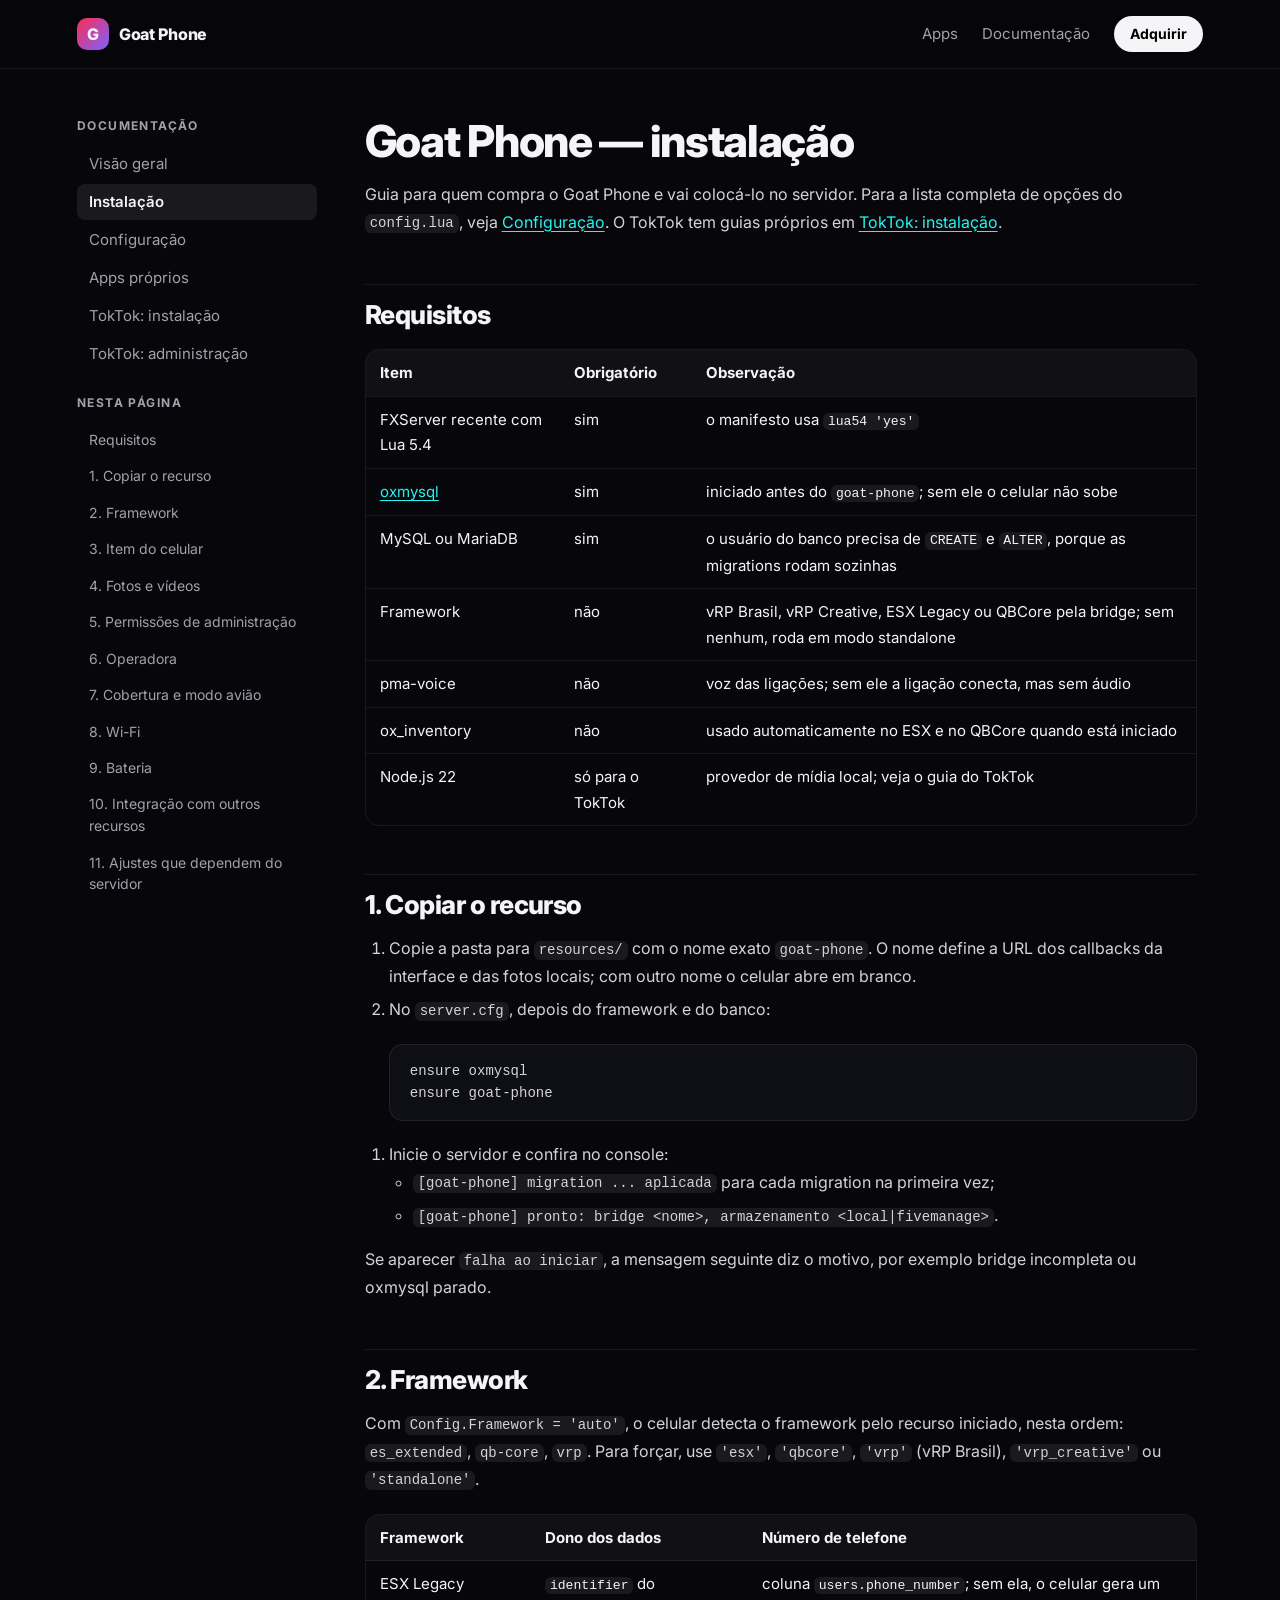
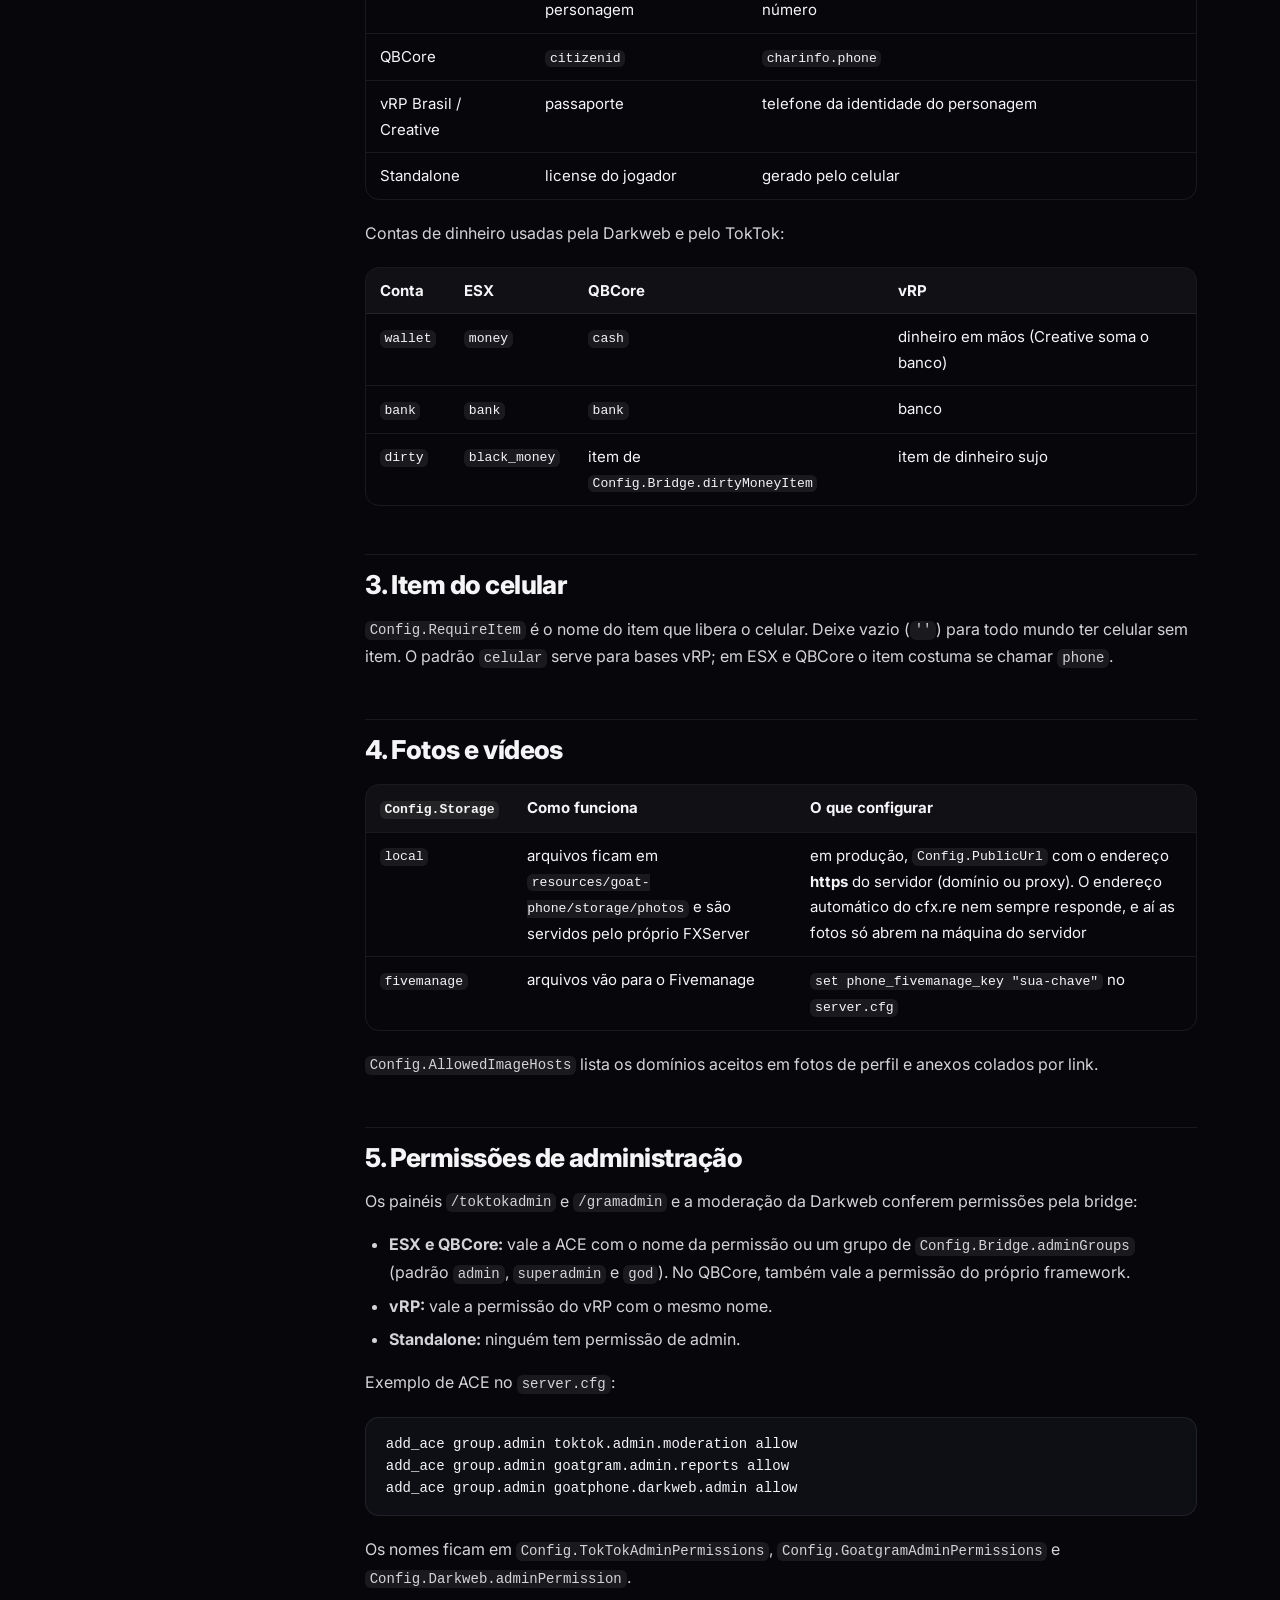
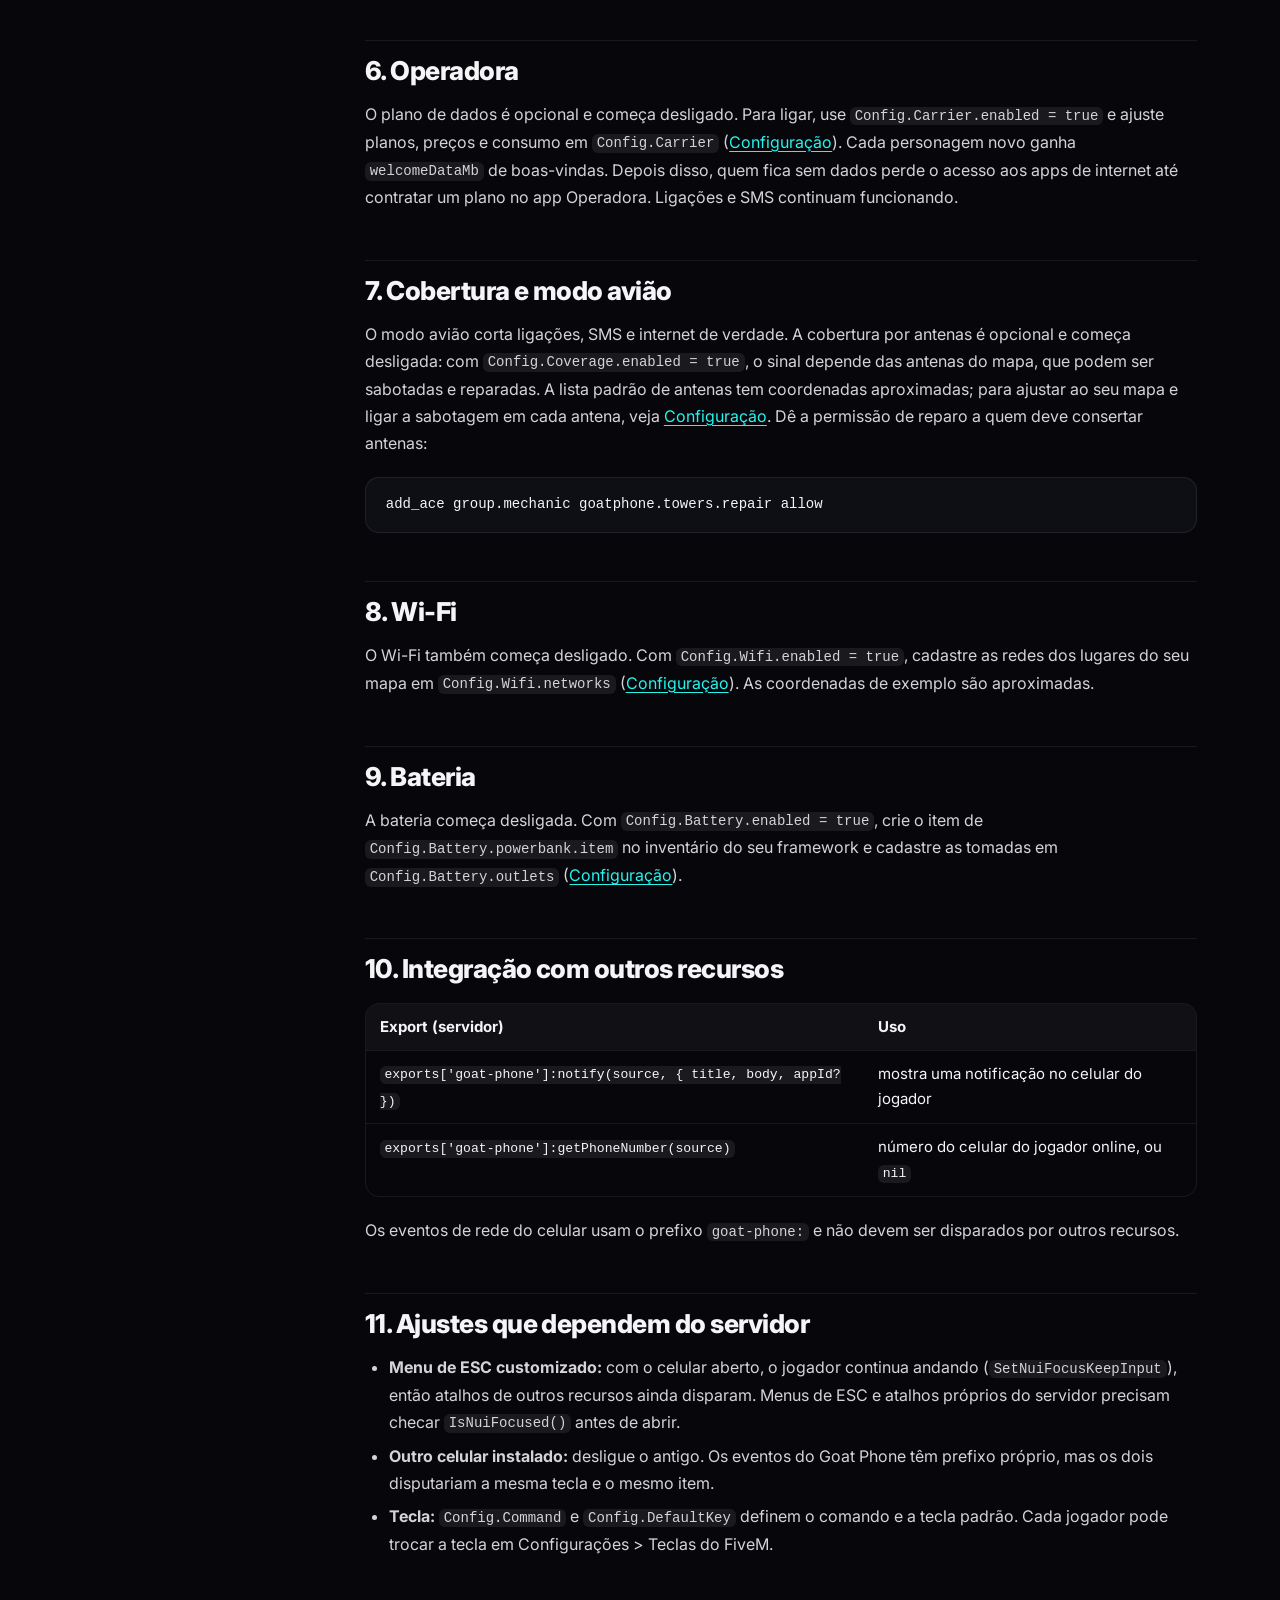
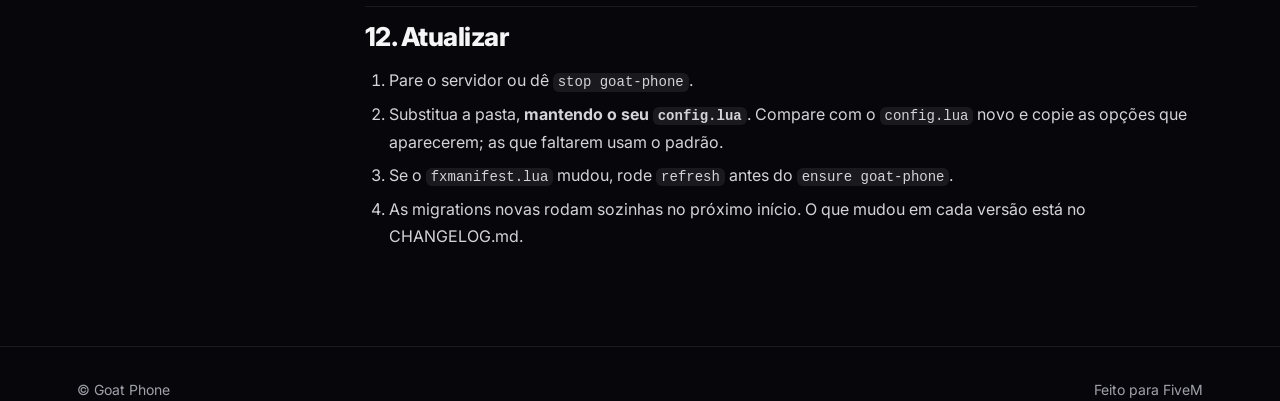
<file: docs/instalacao.html>
<!doctype html>
<html lang="pt-BR">
  <head>
    <meta charset="utf-8" />
    <meta name="viewport" content="width=device-width, initial-scale=1" />
    <title>Instalação — Documentação do Goat Phone</title>
    <meta name="description" content="Requisitos, framework, item, fotos, permissões e atualização." />
    <link rel="preconnect" href="https://fonts.googleapis.com" />
    <link rel="preconnect" href="https://fonts.gstatic.com" crossorigin />
    <link
      href="https://fonts.googleapis.com/css2?family=Inter:wght@400;500;600;700;800&display=swap"
      rel="stylesheet"
    />
    <link rel="stylesheet" href="../styles.css" />
    <link rel="stylesheet" href="docs.css" />
  </head>
  <body class="docs-body">
    <header class="topbar">
      <a class="brand" href="../index.html"><span class="brand-mark">G</span>Goat Phone</a>
      <nav class="topnav">
        <a href="../index.html#apps">Apps</a>
        <a href="index.html">Documentação</a>
        <a class="button button-small" href="../index.html#adquirir">Adquirir</a>
      </nav>
    </header>
    <div class="docs-layout">
      <aside class="docs-nav">
        <p class="docs-nav-title">Documentação</p>
        <a href="index.html">Visão geral</a>
        <a href="instalacao.html" class="active">Instalação</a>
        <a href="configuracao.html">Configuração</a>
        <a href="apps-proprios.html">Apps próprios</a>
        <a href="toktok-instalacao.html">TokTok: instalação</a>
        <a href="toktok-administracao.html">TokTok: administração</a>
        <p class="docs-nav-title">Nesta página</p>
        <a class="docs-toc" href="#requisitos">Requisitos</a>
        <a class="docs-toc" href="#1-copiar-o-recurso">1. Copiar o recurso</a>
        <a class="docs-toc" href="#2-framework">2. Framework</a>
        <a class="docs-toc" href="#3-item-do-celular">3. Item do celular</a>
        <a class="docs-toc" href="#4-fotos-e-vídeos">4. Fotos e vídeos</a>
        <a class="docs-toc" href="#5-permissões-de-administração">5. Permissões de administração</a>
        <a class="docs-toc" href="#6-operadora">6. Operadora</a>
        <a class="docs-toc" href="#7-cobertura-e-modo-avião">7. Cobertura e modo avião</a>
        <a class="docs-toc" href="#8-wi-fi">8. Wi-Fi</a>
        <a class="docs-toc" href="#9-bateria">9. Bateria</a>
        <a class="docs-toc" href="#10-integração-com-outros-recursos">10. Integração com outros recursos</a>
        <a class="docs-toc" href="#11-ajustes-que-dependem-do-servidor">11. Ajustes que dependem do servidor</a>
        <a class="docs-toc" href="#12-atualizar">12. Atualizar</a>
      </aside>
      <main class="docs-content">
<h1 id="goat-phone--instalação">Goat Phone — instalação</h1>
<p>Guia para quem compra o Goat Phone e vai colocá-lo no servidor. Para a lista completa de opções do <code>config.lua</code>, veja <a href="configuracao.html">Configuração</a>. O TokTok tem guias próprios em <a href="toktok-instalacao.html">TokTok: instalação</a>.</p>
<h2 id="requisitos">Requisitos</h2>
<div class="table-wrap"><table><thead><tr><th>Item</th><th>Obrigatório</th><th>Observação</th></tr></thead><tbody><tr><td>FXServer recente com Lua 5.4</td><td>sim</td><td>o manifesto usa <code>lua54 'yes'</code></td></tr><tr><td><a href="https://github.com/overextended/oxmysql" target="_blank" rel="noopener">oxmysql</a></td><td>sim</td><td>iniciado antes do <code>goat-phone</code>; sem ele o celular não sobe</td></tr><tr><td>MySQL ou MariaDB</td><td>sim</td><td>o usuário do banco precisa de <code>CREATE</code> e <code>ALTER</code>, porque as migrations rodam sozinhas</td></tr><tr><td>Framework</td><td>não</td><td>vRP Brasil, vRP Creative, ESX Legacy ou QBCore pela bridge; sem nenhum, roda em modo standalone</td></tr><tr><td>pma-voice</td><td>não</td><td>voz das ligações; sem ele a ligação conecta, mas sem áudio</td></tr><tr><td>ox_inventory</td><td>não</td><td>usado automaticamente no ESX e no QBCore quando está iniciado</td></tr><tr><td>Node.js 22</td><td>só para o TokTok</td><td>provedor de mídia local; veja o guia do TokTok</td></tr></tbody></table></div>
<h2 id="1-copiar-o-recurso">1. Copiar o recurso</h2>
<ol><li>Copie a pasta para <code>resources/</code> com o nome exato <code>goat-phone</code>. O nome define a URL dos callbacks da interface e das fotos locais; com outro nome o celular abre em branco.</li><li>No <code>server.cfg</code>, depois do framework e do banco:
<pre><code>ensure oxmysql
ensure goat-phone</code></pre></li></ol>
<ol><li>Inicie o servidor e confira no console:
<ul><li><code>[goat-phone] migration ... aplicada</code> para cada migration na primeira vez;</li><li><code>[goat-phone] pronto: bridge &lt;nome&gt;, armazenamento &lt;local|fivemanage&gt;</code>.</li></ul></li></ol>
<p>Se aparecer <code>falha ao iniciar</code>, a mensagem seguinte diz o motivo, por exemplo bridge incompleta ou oxmysql parado.</p>
<h2 id="2-framework">2. Framework</h2>
<p>Com <code>Config.Framework = 'auto'</code>, o celular detecta o framework pelo recurso iniciado, nesta ordem: <code>es_extended</code>, <code>qb-core</code>, <code>vrp</code>. Para forçar, use <code>'esx'</code>, <code>'qbcore'</code>, <code>'vrp'</code> (vRP Brasil), <code>'vrp_creative'</code> ou <code>'standalone'</code>.</p>
<div class="table-wrap"><table><thead><tr><th>Framework</th><th>Dono dos dados</th><th>Número de telefone</th></tr></thead><tbody><tr><td>ESX Legacy</td><td><code>identifier</code> do personagem</td><td>coluna <code>users.phone_number</code>; sem ela, o celular gera um número</td></tr><tr><td>QBCore</td><td><code>citizenid</code></td><td><code>charinfo.phone</code></td></tr><tr><td>vRP Brasil / Creative</td><td>passaporte</td><td>telefone da identidade do personagem</td></tr><tr><td>Standalone</td><td>license do jogador</td><td>gerado pelo celular</td></tr></tbody></table></div>
<p>Contas de dinheiro usadas pela Darkweb e pelo TokTok:</p>
<div class="table-wrap"><table><thead><tr><th>Conta</th><th>ESX</th><th>QBCore</th><th>vRP</th></tr></thead><tbody><tr><td><code>wallet</code></td><td><code>money</code></td><td><code>cash</code></td><td>dinheiro em mãos (Creative soma o banco)</td></tr><tr><td><code>bank</code></td><td><code>bank</code></td><td><code>bank</code></td><td>banco</td></tr><tr><td><code>dirty</code></td><td><code>black_money</code></td><td>item de <code>Config.Bridge.dirtyMoneyItem</code></td><td>item de dinheiro sujo</td></tr></tbody></table></div>
<h2 id="3-item-do-celular">3. Item do celular</h2>
<p><code>Config.RequireItem</code> é o nome do item que libera o celular. Deixe vazio (<code>''</code>) para todo mundo ter celular sem item. O padrão <code>celular</code> serve para bases vRP; em ESX e QBCore o item costuma se chamar <code>phone</code>.</p>
<h2 id="4-fotos-e-vídeos">4. Fotos e vídeos</h2>
<div class="table-wrap"><table><thead><tr><th><code>Config.Storage</code></th><th>Como funciona</th><th>O que configurar</th></tr></thead><tbody><tr><td><code>local</code></td><td>arquivos ficam em <code>resources/goat-phone/storage/photos</code> e são servidos pelo próprio FXServer</td><td>em produção, <code>Config.PublicUrl</code> com o endereço <strong>https</strong> do servidor (domínio ou proxy). O endereço automático do cfx.re nem sempre responde, e aí as fotos só abrem na máquina do servidor</td></tr><tr><td><code>fivemanage</code></td><td>arquivos vão para o Fivemanage</td><td><code>set phone_fivemanage_key &quot;sua-chave&quot;</code> no <code>server.cfg</code></td></tr></tbody></table></div>
<p><code>Config.AllowedImageHosts</code> lista os domínios aceitos em fotos de perfil e anexos colados por link.</p>
<h2 id="5-permissões-de-administração">5. Permissões de administração</h2>
<p>Os painéis <code>/toktokadmin</code> e <code>/gramadmin</code> e a moderação da Darkweb conferem permissões pela bridge:</p>
<ul><li><strong>ESX e QBCore:</strong> vale a ACE com o nome da permissão ou um grupo de <code>Config.Bridge.adminGroups</code> (padrão <code>admin</code>, <code>superadmin</code> e <code>god</code>). No QBCore, também vale a permissão do próprio framework.</li><li><strong>vRP:</strong> vale a permissão do vRP com o mesmo nome.</li><li><strong>Standalone:</strong> ninguém tem permissão de admin.</li></ul>
<p>Exemplo de ACE no <code>server.cfg</code>:</p>
<pre><code>add_ace group.admin toktok.admin.moderation allow
add_ace group.admin goatgram.admin.reports allow
add_ace group.admin goatphone.darkweb.admin allow</code></pre>
<p>Os nomes ficam em <code>Config.TokTokAdminPermissions</code>, <code>Config.GoatgramAdminPermissions</code> e <code>Config.Darkweb.adminPermission</code>.</p>
<h2 id="6-operadora">6. Operadora</h2>
<p>O plano de dados é opcional e começa desligado. Para ligar, use <code>Config.Carrier.enabled = true</code> e ajuste planos, preços e consumo em <code>Config.Carrier</code> (<a href="configuracao.html#operadora-configcarrier">Configuração</a>). Cada personagem novo ganha <code>welcomeDataMb</code> de boas-vindas. Depois disso, quem fica sem dados perde o acesso aos apps de internet até contratar um plano no app Operadora. Ligações e SMS continuam funcionando.</p>
<h2 id="7-cobertura-e-modo-avião">7. Cobertura e modo avião</h2>
<p>O modo avião corta ligações, SMS e internet de verdade. A cobertura por antenas é opcional e começa desligada: com <code>Config.Coverage.enabled = true</code>, o sinal depende das antenas do mapa, que podem ser sabotadas e reparadas. A lista padrão de antenas tem coordenadas aproximadas; para ajustar ao seu mapa e ligar a sabotagem em cada antena, veja <a href="configuracao.html#cobertura-configcoverage">Configuração</a>. Dê a permissão de reparo a quem deve consertar antenas:</p>
<pre><code>add_ace group.mechanic goatphone.towers.repair allow</code></pre>
<h2 id="8-wi-fi">8. Wi-Fi</h2>
<p>O Wi-Fi também começa desligado. Com <code>Config.Wifi.enabled = true</code>, cadastre as redes dos lugares do seu mapa em <code>Config.Wifi.networks</code> (<a href="configuracao.html#wi-fi-configwifi">Configuração</a>). As coordenadas de exemplo são aproximadas.</p>
<h2 id="9-bateria">9. Bateria</h2>
<p>A bateria começa desligada. Com <code>Config.Battery.enabled = true</code>, crie o item de <code>Config.Battery.powerbank.item</code> no inventário do seu framework e cadastre as tomadas em <code>Config.Battery.outlets</code> (<a href="configuracao.html#bateria-configbattery">Configuração</a>).</p>
<h2 id="10-integração-com-outros-recursos">10. Integração com outros recursos</h2>
<div class="table-wrap"><table><thead><tr><th>Export (servidor)</th><th>Uso</th></tr></thead><tbody><tr><td><code>exports['goat-phone']:notify(source, { title, body, appId? })</code></td><td>mostra uma notificação no celular do jogador</td></tr><tr><td><code>exports['goat-phone']:getPhoneNumber(source)</code></td><td>número do celular do jogador online, ou <code>nil</code></td></tr></tbody></table></div>
<p>Os eventos de rede do celular usam o prefixo <code>goat-phone:</code> e não devem ser disparados por outros recursos.</p>
<h2 id="11-ajustes-que-dependem-do-servidor">11. Ajustes que dependem do servidor</h2>
<ul><li><strong>Menu de ESC customizado:</strong> com o celular aberto, o jogador continua andando (<code>SetNuiFocusKeepInput</code>), então atalhos de outros recursos ainda disparam. Menus de ESC e atalhos próprios do servidor precisam checar <code>IsNuiFocused()</code> antes de abrir.</li><li><strong>Outro celular instalado:</strong> desligue o antigo. Os eventos do Goat Phone têm prefixo próprio, mas os dois disputariam a mesma tecla e o mesmo item.</li><li><strong>Tecla:</strong> <code>Config.Command</code> e <code>Config.DefaultKey</code> definem o comando e a tecla padrão. Cada jogador pode trocar a tecla em Configurações &gt; Teclas do FiveM.</li></ul>
<h2 id="12-atualizar">12. Atualizar</h2>
<ol><li>Pare o servidor ou dê <code>stop goat-phone</code>.</li><li>Substitua a pasta, <strong>mantendo o seu <code>config.lua</code></strong>. Compare com o <code>config.lua</code> novo e copie as opções que aparecerem; as que faltarem usam o padrão.</li><li>Se o <code>fxmanifest.lua</code> mudou, rode <code>refresh</code> antes do <code>ensure goat-phone</code>.</li><li>As migrations novas rodam sozinhas no próximo início. O que mudou em cada versão está no CHANGELOG.md.</li></ol>
      </main>
    </div>
    <footer class="footer">
      <span>© Goat Phone</span>
      <span>Feito para FiveM</span>
    </footer>
  </body>
</html>
</file>
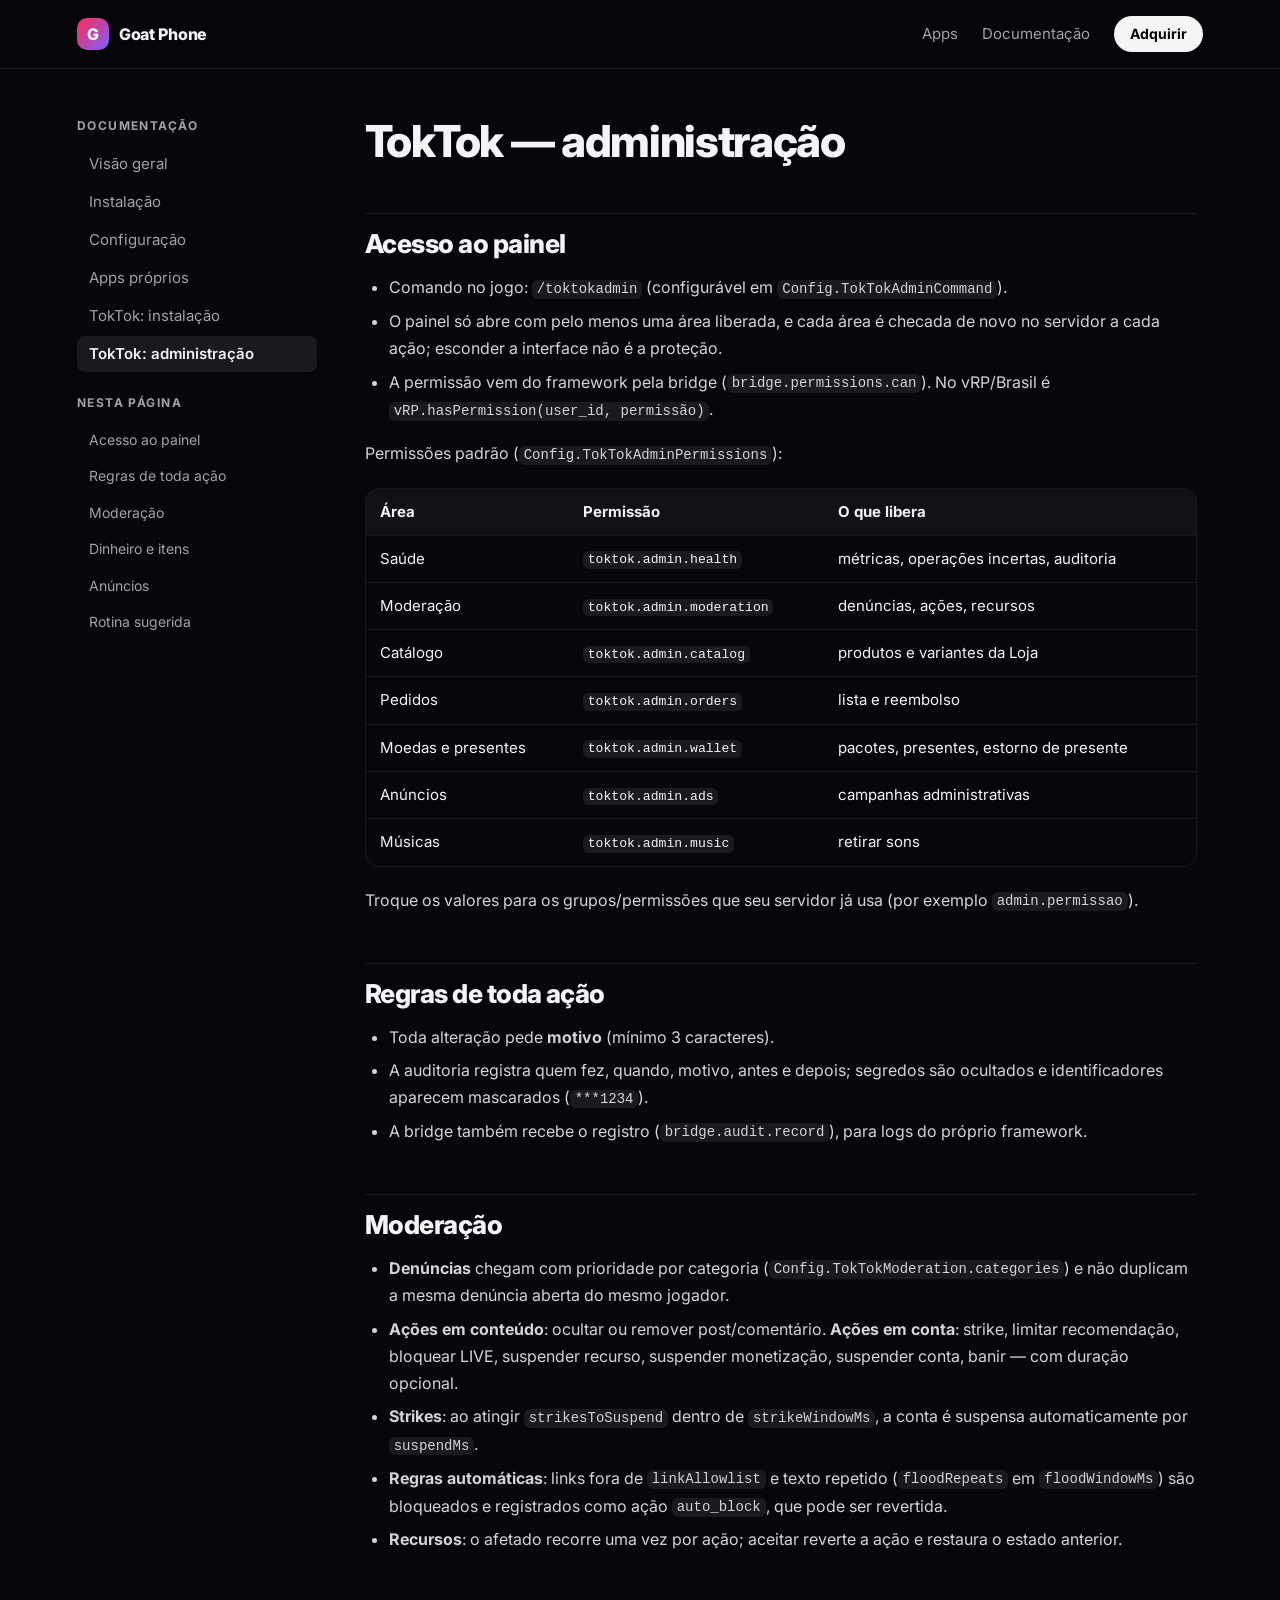
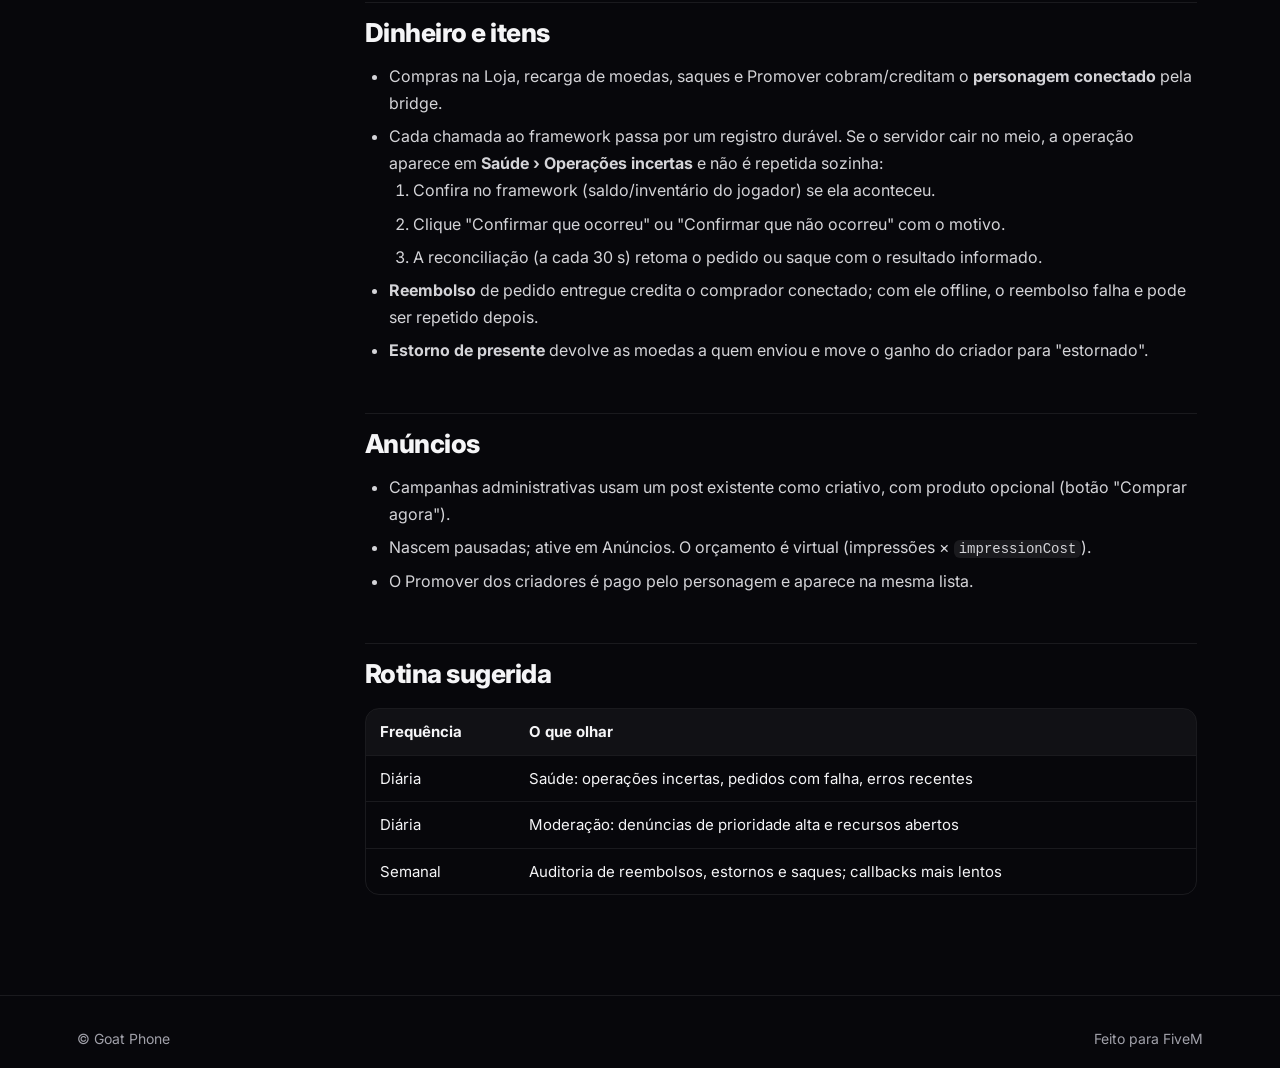
<file: docs/toktok-administracao.html>
<!doctype html>
<html lang="pt-BR">
  <head>
    <meta charset="utf-8" />
    <meta name="viewport" content="width=device-width, initial-scale=1" />
    <title>TokTok: administração — Documentação do Goat Phone</title>
    <meta name="description" content="Painel admin, moderação, pagamentos e reconciliação." />
    <link rel="preconnect" href="https://fonts.googleapis.com" />
    <link rel="preconnect" href="https://fonts.gstatic.com" crossorigin />
    <link
      href="https://fonts.googleapis.com/css2?family=Inter:wght@400;500;600;700;800&display=swap"
      rel="stylesheet"
    />
    <link rel="stylesheet" href="../styles.css" />
    <link rel="stylesheet" href="docs.css" />
  </head>
  <body class="docs-body">
    <header class="topbar">
      <a class="brand" href="../index.html"><span class="brand-mark">G</span>Goat Phone</a>
      <nav class="topnav">
        <a href="../index.html#apps">Apps</a>
        <a href="index.html">Documentação</a>
        <a class="button button-small" href="../index.html#adquirir">Adquirir</a>
      </nav>
    </header>
    <div class="docs-layout">
      <aside class="docs-nav">
        <p class="docs-nav-title">Documentação</p>
        <a href="index.html">Visão geral</a>
        <a href="instalacao.html">Instalação</a>
        <a href="configuracao.html">Configuração</a>
        <a href="apps-proprios.html">Apps próprios</a>
        <a href="toktok-instalacao.html">TokTok: instalação</a>
        <a href="toktok-administracao.html" class="active">TokTok: administração</a>
        <p class="docs-nav-title">Nesta página</p>
        <a class="docs-toc" href="#acesso-ao-painel">Acesso ao painel</a>
        <a class="docs-toc" href="#regras-de-toda-ação">Regras de toda ação</a>
        <a class="docs-toc" href="#moderação">Moderação</a>
        <a class="docs-toc" href="#dinheiro-e-itens">Dinheiro e itens</a>
        <a class="docs-toc" href="#anúncios">Anúncios</a>
        <a class="docs-toc" href="#rotina-sugerida">Rotina sugerida</a>
      </aside>
      <main class="docs-content">
<h1 id="toktok--administração">TokTok — administração</h1>
<h2 id="acesso-ao-painel">Acesso ao painel</h2>
<ul><li>Comando no jogo: <code>/toktokadmin</code> (configurável em <code>Config.TokTokAdminCommand</code>).</li><li>O painel só abre com pelo menos uma área liberada, e cada área é checada de novo no servidor a cada ação; esconder a interface não é a proteção.</li><li>A permissão vem do framework pela bridge (<code>bridge.permissions.can</code>). No vRP/Brasil é <code>vRP.hasPermission(user_id, permissão)</code>.</li></ul>
<p>Permissões padrão (<code>Config.TokTokAdminPermissions</code>):</p>
<div class="table-wrap"><table><thead><tr><th>Área</th><th>Permissão</th><th>O que libera</th></tr></thead><tbody><tr><td>Saúde</td><td><code>toktok.admin.health</code></td><td>métricas, operações incertas, auditoria</td></tr><tr><td>Moderação</td><td><code>toktok.admin.moderation</code></td><td>denúncias, ações, recursos</td></tr><tr><td>Catálogo</td><td><code>toktok.admin.catalog</code></td><td>produtos e variantes da Loja</td></tr><tr><td>Pedidos</td><td><code>toktok.admin.orders</code></td><td>lista e reembolso</td></tr><tr><td>Moedas e presentes</td><td><code>toktok.admin.wallet</code></td><td>pacotes, presentes, estorno de presente</td></tr><tr><td>Anúncios</td><td><code>toktok.admin.ads</code></td><td>campanhas administrativas</td></tr><tr><td>Músicas</td><td><code>toktok.admin.music</code></td><td>retirar sons</td></tr></tbody></table></div>
<p>Troque os valores para os grupos/permissões que seu servidor já usa (por exemplo <code>admin.permissao</code>).</p>
<h2 id="regras-de-toda-ação">Regras de toda ação</h2>
<ul><li>Toda alteração pede <strong>motivo</strong> (mínimo 3 caracteres).</li><li>A auditoria registra quem fez, quando, motivo, antes e depois; segredos são ocultados e identificadores aparecem mascarados (<code>***1234</code>).</li><li>A bridge também recebe o registro (<code>bridge.audit.record</code>), para logs do próprio framework.</li></ul>
<h2 id="moderação">Moderação</h2>
<ul><li><strong>Denúncias</strong> chegam com prioridade por categoria (<code>Config.TokTokModeration.categories</code>) e não duplicam a mesma denúncia aberta do mesmo jogador.</li><li><strong>Ações em conteúdo</strong>: ocultar ou remover post/comentário. <strong>Ações em conta</strong>: strike, limitar recomendação, bloquear LIVE, suspender recurso, suspender monetização, suspender conta, banir — com duração opcional.</li><li><strong>Strikes</strong>: ao atingir <code>strikesToSuspend</code> dentro de <code>strikeWindowMs</code>, a conta é suspensa automaticamente por <code>suspendMs</code>.</li><li><strong>Regras automáticas</strong>: links fora de <code>linkAllowlist</code> e texto repetido (<code>floodRepeats</code> em <code>floodWindowMs</code>) são bloqueados e registrados como ação <code>auto_block</code>, que pode ser revertida.</li><li><strong>Recursos</strong>: o afetado recorre uma vez por ação; aceitar reverte a ação e restaura o estado anterior.</li></ul>
<h2 id="dinheiro-e-itens">Dinheiro e itens</h2>
<ul><li>Compras na Loja, recarga de moedas, saques e Promover cobram/creditam o <strong>personagem conectado</strong> pela bridge.</li><li>Cada chamada ao framework passa por um registro durável. Se o servidor cair no meio, a operação aparece em <strong>Saúde › Operações incertas</strong> e não é repetida sozinha:
<ol><li>Confira no framework (saldo/inventário do jogador) se ela aconteceu.</li><li>Clique &quot;Confirmar que ocorreu&quot; ou &quot;Confirmar que não ocorreu&quot; com o motivo.</li><li>A reconciliação (a cada 30 s) retoma o pedido ou saque com o resultado informado.</li></ol></li><li><strong>Reembolso</strong> de pedido entregue credita o comprador conectado; com ele offline, o reembolso falha e pode ser repetido depois.</li><li><strong>Estorno de presente</strong> devolve as moedas a quem enviou e move o ganho do criador para &quot;estornado&quot;.</li></ul>
<h2 id="anúncios">Anúncios</h2>
<ul><li>Campanhas administrativas usam um post existente como criativo, com produto opcional (botão &quot;Comprar agora&quot;).</li><li>Nascem pausadas; ative em Anúncios. O orçamento é virtual (impressões × <code>impressionCost</code>).</li><li>O Promover dos criadores é pago pelo personagem e aparece na mesma lista.</li></ul>
<h2 id="rotina-sugerida">Rotina sugerida</h2>
<div class="table-wrap"><table><thead><tr><th>Frequência</th><th>O que olhar</th></tr></thead><tbody><tr><td>Diária</td><td>Saúde: operações incertas, pedidos com falha, erros recentes</td></tr><tr><td>Diária</td><td>Moderação: denúncias de prioridade alta e recursos abertos</td></tr><tr><td>Semanal</td><td>Auditoria de reembolsos, estornos e saques; callbacks mais lentos</td></tr></tbody></table></div>
      </main>
    </div>
    <footer class="footer">
      <span>© Goat Phone</span>
      <span>Feito para FiveM</span>
    </footer>
  </body>
</html>
</file>
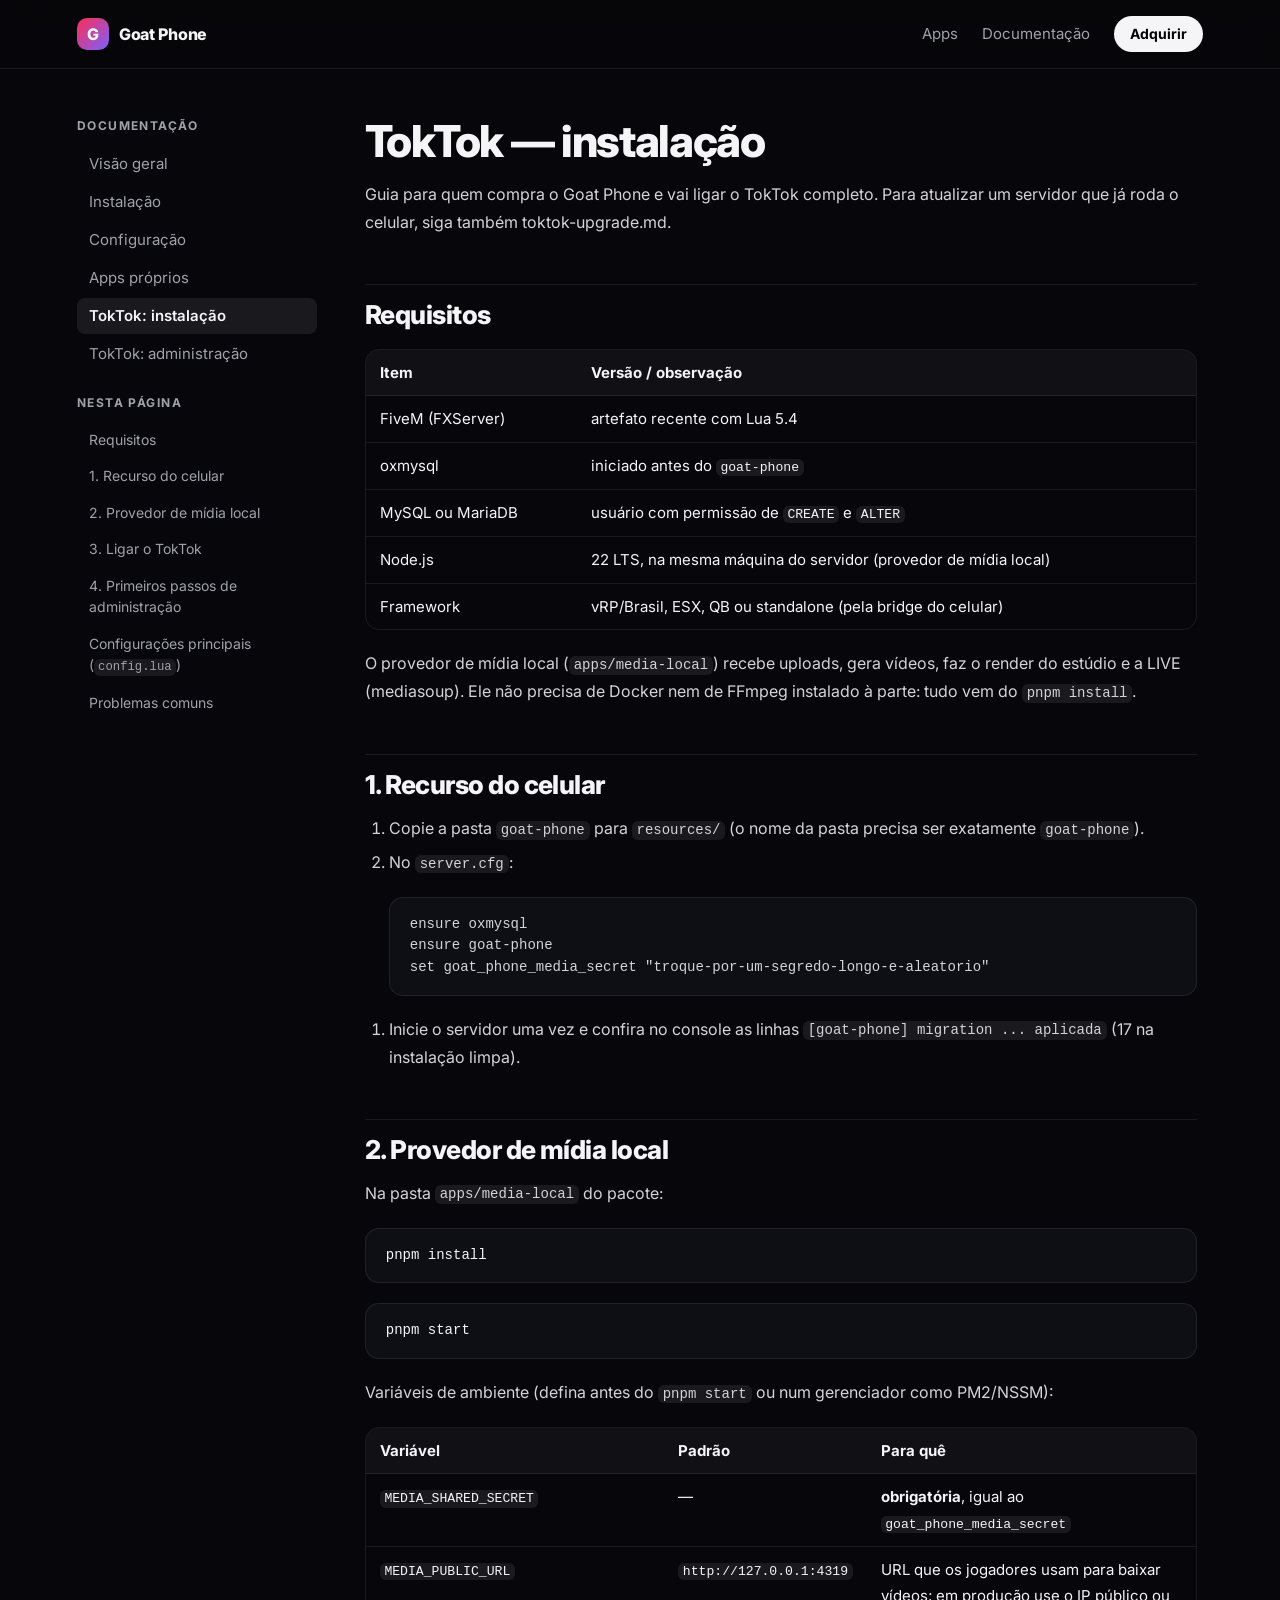
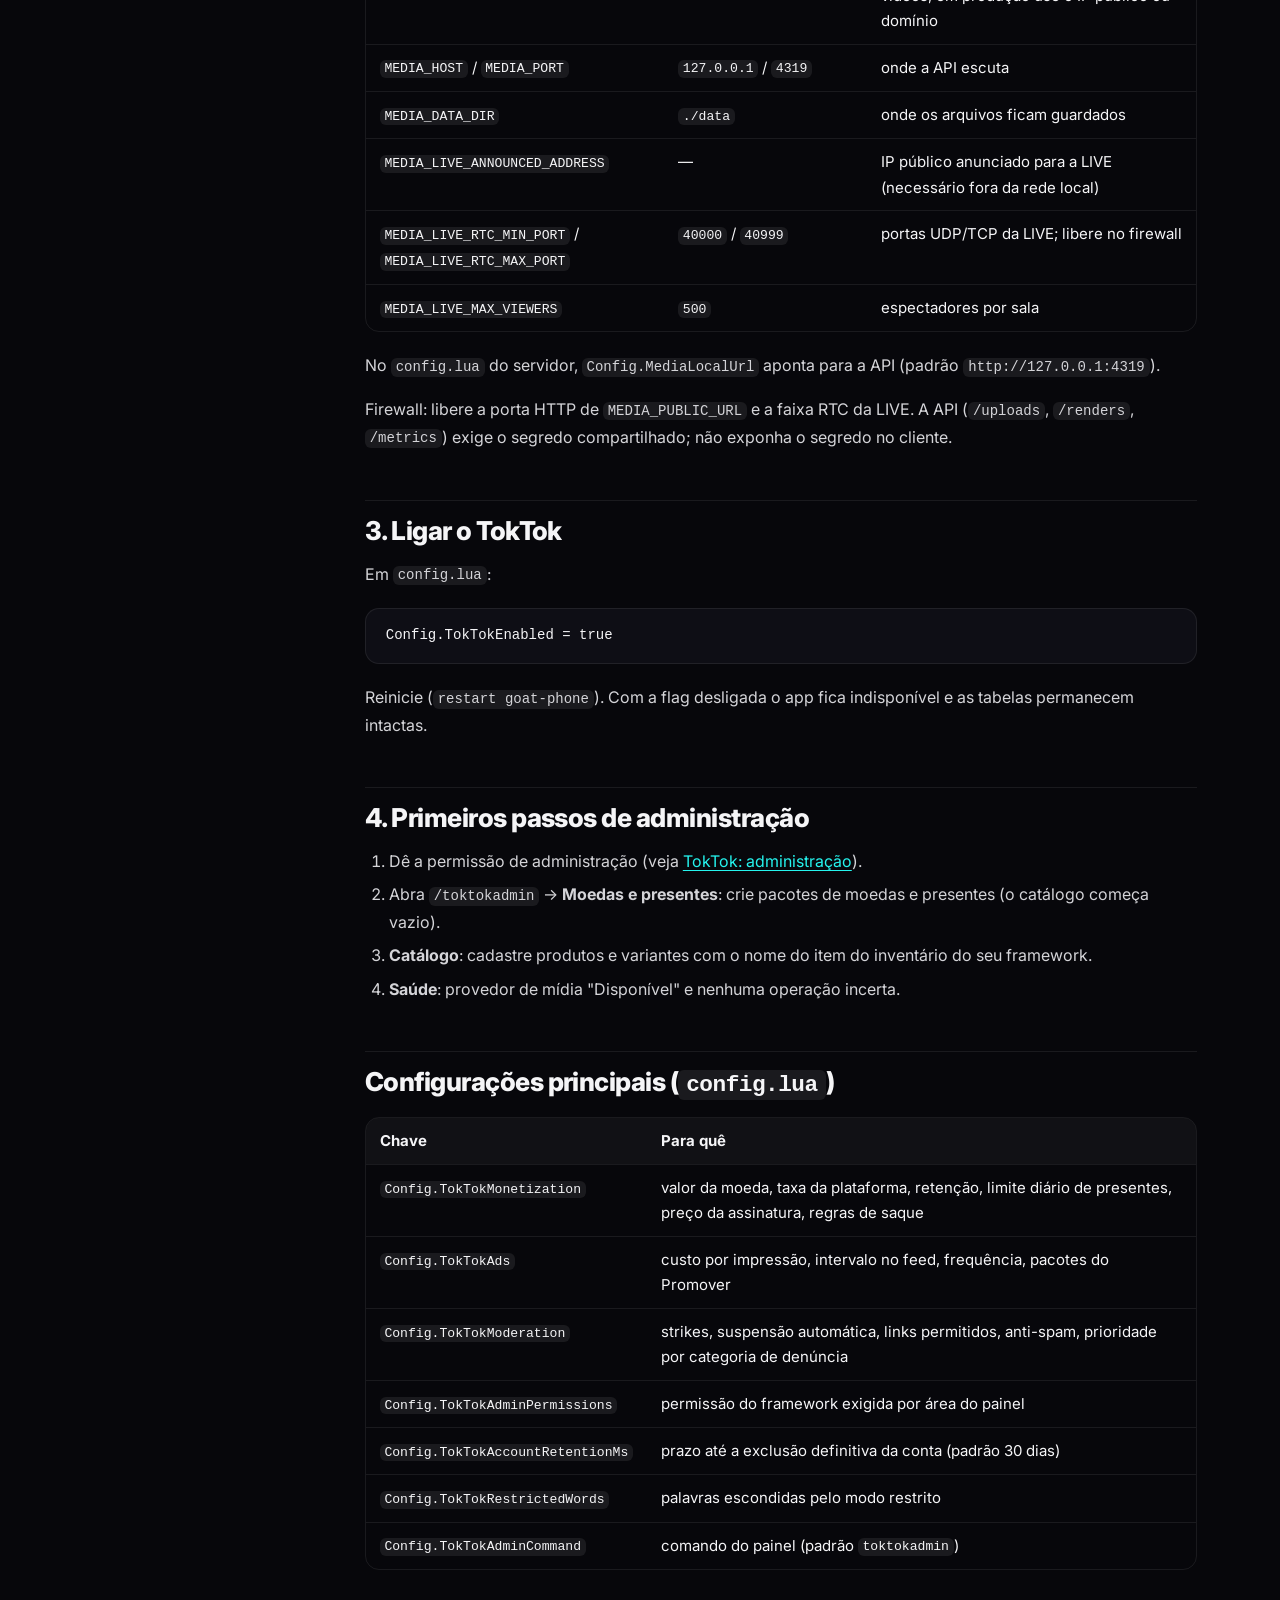
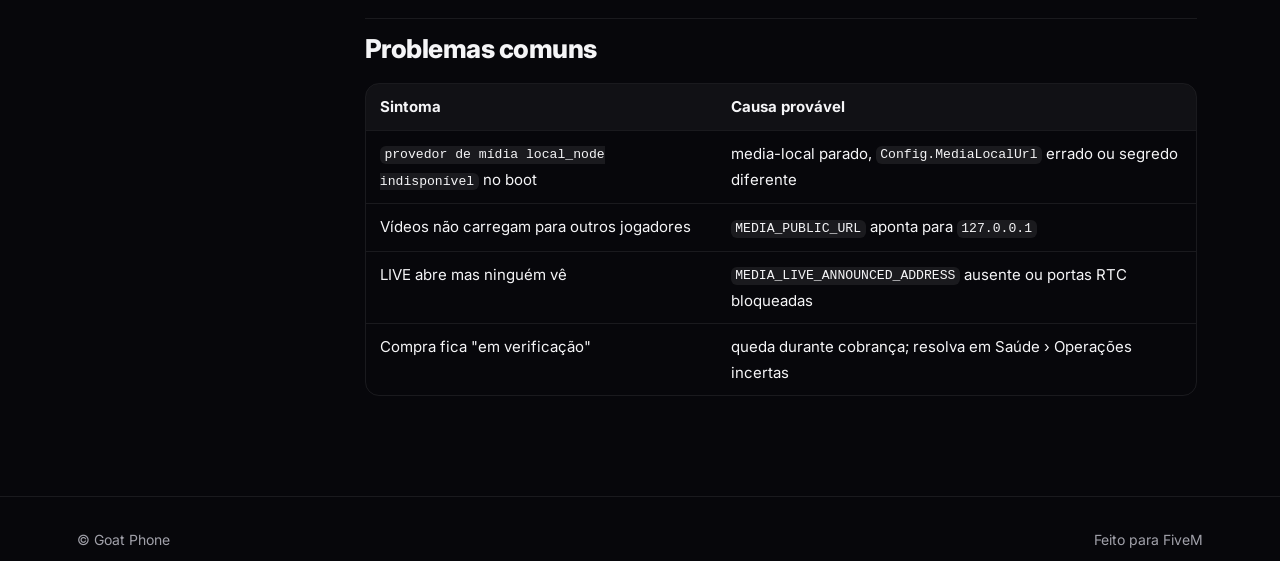
<file: docs/toktok-instalacao.html>
<!doctype html>
<html lang="pt-BR">
  <head>
    <meta charset="utf-8" />
    <meta name="viewport" content="width=device-width, initial-scale=1" />
    <title>TokTok: instalação — Documentação do Goat Phone</title>
    <meta name="description" content="Provedor de mídia, busca de músicas e primeiros passos do TokTok." />
    <link rel="preconnect" href="https://fonts.googleapis.com" />
    <link rel="preconnect" href="https://fonts.gstatic.com" crossorigin />
    <link
      href="https://fonts.googleapis.com/css2?family=Inter:wght@400;500;600;700;800&display=swap"
      rel="stylesheet"
    />
    <link rel="stylesheet" href="../styles.css" />
    <link rel="stylesheet" href="docs.css" />
  </head>
  <body class="docs-body">
    <header class="topbar">
      <a class="brand" href="../index.html"><span class="brand-mark">G</span>Goat Phone</a>
      <nav class="topnav">
        <a href="../index.html#apps">Apps</a>
        <a href="index.html">Documentação</a>
        <a class="button button-small" href="../index.html#adquirir">Adquirir</a>
      </nav>
    </header>
    <div class="docs-layout">
      <aside class="docs-nav">
        <p class="docs-nav-title">Documentação</p>
        <a href="index.html">Visão geral</a>
        <a href="instalacao.html">Instalação</a>
        <a href="configuracao.html">Configuração</a>
        <a href="apps-proprios.html">Apps próprios</a>
        <a href="toktok-instalacao.html" class="active">TokTok: instalação</a>
        <a href="toktok-administracao.html">TokTok: administração</a>
        <p class="docs-nav-title">Nesta página</p>
        <a class="docs-toc" href="#requisitos">Requisitos</a>
        <a class="docs-toc" href="#1-recurso-do-celular">1. Recurso do celular</a>
        <a class="docs-toc" href="#2-provedor-de-mídia-local">2. Provedor de mídia local</a>
        <a class="docs-toc" href="#3-ligar-o-toktok">3. Ligar o TokTok</a>
        <a class="docs-toc" href="#4-primeiros-passos-de-administração">4. Primeiros passos de administração</a>
        <a class="docs-toc" href="#configurações-principais-configlua">Configurações principais (<code>config.lua</code>)</a>
        <a class="docs-toc" href="#problemas-comuns">Problemas comuns</a>
      </aside>
      <main class="docs-content">
<h1 id="toktok--instalação">TokTok — instalação</h1>
<p>Guia para quem compra o Goat Phone e vai ligar o TokTok completo. Para atualizar um servidor que já roda o celular, siga também toktok-upgrade.md.</p>
<h2 id="requisitos">Requisitos</h2>
<div class="table-wrap"><table><thead><tr><th>Item</th><th>Versão / observação</th></tr></thead><tbody><tr><td>FiveM (FXServer)</td><td>artefato recente com Lua 5.4</td></tr><tr><td>oxmysql</td><td>iniciado antes do <code>goat-phone</code></td></tr><tr><td>MySQL ou MariaDB</td><td>usuário com permissão de <code>CREATE</code> e <code>ALTER</code></td></tr><tr><td>Node.js</td><td>22 LTS, na mesma máquina do servidor (provedor de mídia local)</td></tr><tr><td>Framework</td><td>vRP/Brasil, ESX, QB ou standalone (pela bridge do celular)</td></tr></tbody></table></div>
<p>O provedor de mídia local (<code>apps/media-local</code>) recebe uploads, gera vídeos, faz o render do estúdio e a LIVE (mediasoup). Ele não precisa de Docker nem de FFmpeg instalado à parte: tudo vem do <code>pnpm install</code>.</p>
<h2 id="1-recurso-do-celular">1. Recurso do celular</h2>
<ol><li>Copie a pasta <code>goat-phone</code> para <code>resources/</code> (o nome da pasta precisa ser exatamente <code>goat-phone</code>).</li><li>No <code>server.cfg</code>:
<pre><code>ensure oxmysql
ensure goat-phone
set goat_phone_media_secret &quot;troque-por-um-segredo-longo-e-aleatorio&quot;</code></pre></li></ol>
<ol><li>Inicie o servidor uma vez e confira no console as linhas <code>[goat-phone] migration ... aplicada</code> (17 na instalação limpa).</li></ol>
<h2 id="2-provedor-de-mídia-local">2. Provedor de mídia local</h2>
<p>Na pasta <code>apps/media-local</code> do pacote:</p>
<pre><code>pnpm install</code></pre>
<pre><code>pnpm start</code></pre>
<p>Variáveis de ambiente (defina antes do <code>pnpm start</code> ou num gerenciador como PM2/NSSM):</p>
<div class="table-wrap"><table><thead><tr><th>Variável</th><th>Padrão</th><th>Para quê</th></tr></thead><tbody><tr><td><code>MEDIA_SHARED_SECRET</code></td><td>—</td><td><strong>obrigatória</strong>, igual ao <code>goat_phone_media_secret</code></td></tr><tr><td><code>MEDIA_PUBLIC_URL</code></td><td><code>http://127.0.0.1:4319</code></td><td>URL que os jogadores usam para baixar vídeos; em produção use o IP público ou domínio</td></tr><tr><td><code>MEDIA_HOST</code> / <code>MEDIA_PORT</code></td><td><code>127.0.0.1</code> / <code>4319</code></td><td>onde a API escuta</td></tr><tr><td><code>MEDIA_DATA_DIR</code></td><td><code>./data</code></td><td>onde os arquivos ficam guardados</td></tr><tr><td><code>MEDIA_LIVE_ANNOUNCED_ADDRESS</code></td><td>—</td><td>IP público anunciado para a LIVE (necessário fora da rede local)</td></tr><tr><td><code>MEDIA_LIVE_RTC_MIN_PORT</code> / <code>MEDIA_LIVE_RTC_MAX_PORT</code></td><td><code>40000</code> / <code>40999</code></td><td>portas UDP/TCP da LIVE; libere no firewall</td></tr><tr><td><code>MEDIA_LIVE_MAX_VIEWERS</code></td><td><code>500</code></td><td>espectadores por sala</td></tr></tbody></table></div>
<p>No <code>config.lua</code> do servidor, <code>Config.MediaLocalUrl</code> aponta para a API (padrão <code>http://127.0.0.1:4319</code>).</p>
<p>Firewall: libere a porta HTTP de <code>MEDIA_PUBLIC_URL</code> e a faixa RTC da LIVE. A API (<code>/uploads</code>, <code>/renders</code>, <code>/metrics</code>) exige o segredo compartilhado; não exponha o segredo no cliente.</p>
<h2 id="3-ligar-o-toktok">3. Ligar o TokTok</h2>
<p>Em <code>config.lua</code>:</p>
<pre><code>Config.TokTokEnabled = true</code></pre>
<p>Reinicie (<code>restart goat-phone</code>). Com a flag desligada o app fica indisponível e as tabelas permanecem intactas.</p>
<h2 id="4-primeiros-passos-de-administração">4. Primeiros passos de administração</h2>
<ol><li>Dê a permissão de administração (veja <a href="toktok-administracao.html">TokTok: administração</a>).</li><li>Abra <code>/toktokadmin</code> → <strong>Moedas e presentes</strong>: crie pacotes de moedas e presentes (o catálogo começa vazio).</li><li><strong>Catálogo</strong>: cadastre produtos e variantes com o nome do item do inventário do seu framework.</li><li><strong>Saúde</strong>: provedor de mídia &quot;Disponível&quot; e nenhuma operação incerta.</li></ol>
<h2 id="configurações-principais-configlua">Configurações principais (<code>config.lua</code>)</h2>
<div class="table-wrap"><table><thead><tr><th>Chave</th><th>Para quê</th></tr></thead><tbody><tr><td><code>Config.TokTokMonetization</code></td><td>valor da moeda, taxa da plataforma, retenção, limite diário de presentes, preço da assinatura, regras de saque</td></tr><tr><td><code>Config.TokTokAds</code></td><td>custo por impressão, intervalo no feed, frequência, pacotes do Promover</td></tr><tr><td><code>Config.TokTokModeration</code></td><td>strikes, suspensão automática, links permitidos, anti-spam, prioridade por categoria de denúncia</td></tr><tr><td><code>Config.TokTokAdminPermissions</code></td><td>permissão do framework exigida por área do painel</td></tr><tr><td><code>Config.TokTokAccountRetentionMs</code></td><td>prazo até a exclusão definitiva da conta (padrão 30 dias)</td></tr><tr><td><code>Config.TokTokRestrictedWords</code></td><td>palavras escondidas pelo modo restrito</td></tr><tr><td><code>Config.TokTokAdminCommand</code></td><td>comando do painel (padrão <code>toktokadmin</code>)</td></tr></tbody></table></div>
<h2 id="problemas-comuns">Problemas comuns</h2>
<div class="table-wrap"><table><thead><tr><th>Sintoma</th><th>Causa provável</th></tr></thead><tbody><tr><td><code>provedor de mídia local_node indisponível</code> no boot</td><td>media-local parado, <code>Config.MediaLocalUrl</code> errado ou segredo diferente</td></tr><tr><td>Vídeos não carregam para outros jogadores</td><td><code>MEDIA_PUBLIC_URL</code> aponta para <code>127.0.0.1</code></td></tr><tr><td>LIVE abre mas ninguém vê</td><td><code>MEDIA_LIVE_ANNOUNCED_ADDRESS</code> ausente ou portas RTC bloqueadas</td></tr><tr><td>Compra fica &quot;em verificação&quot;</td><td>queda durante cobrança; resolva em Saúde › Operações incertas</td></tr></tbody></table></div>
      </main>
    </div>
    <footer class="footer">
      <span>© Goat Phone</span>
      <span>Feito para FiveM</span>
    </footer>
  </body>
</html>
</file>
<file: styles.css>
:root {
  --bg: #07070b;
  --bg-alt: #0e0e15;
  --line: rgb(255 255 255 / 0.08);
  --text: #f5f5f7;
  --muted: #a1a1aa;
  --accent: #fe2c55;
  --accent-2: #25f4ee;
  --radius: 1.25rem;
  --gutter: max(clamp(1rem, 6vw, 6rem), calc((100% - 76rem) / 2));
  color-scheme: dark;
}

* {
  box-sizing: border-box;
}

html {
  scroll-behavior: smooth;
}

body {
  margin: 0;
  background: var(--bg);
  color: var(--text);
  font-family: Inter, system-ui, sans-serif;
  line-height: 1.55;
  -webkit-font-smoothing: antialiased;
}

img {
  display: block;
  max-width: 100%;
}

a {
  color: inherit;
  text-decoration: none;
}

.topbar {
  position: sticky;
  top: 0;
  z-index: 10;
  display: flex;
  align-items: center;
  justify-content: space-between;
  padding: 1rem var(--gutter);
  background: rgb(7 7 11 / 0.72);
  backdrop-filter: blur(16px);
  border-bottom: 1px solid var(--line);
}

.brand {
  display: flex;
  align-items: center;
  gap: 0.625rem;
  font-weight: 800;
  letter-spacing: -0.01em;
}

.brand-mark {
  display: grid;
  place-items: center;
  width: 2rem;
  height: 2rem;
  border-radius: 0.625rem;
  background: linear-gradient(135deg, var(--accent), #7b61ff);
  font-size: 1rem;
}

.topnav {
  display: flex;
  align-items: center;
  gap: 1.5rem;
  font-size: 0.9375rem;
  color: var(--muted);
}

.topnav a:hover {
  color: var(--text);
}

.button {
  display: inline-flex;
  align-items: center;
  justify-content: center;
  height: 3rem;
  padding: 0 1.5rem;
  border-radius: 999px;
  background: var(--text);
  color: #000;
  font-weight: 700;
  transition:
    transform 0.15s ease,
    background 0.15s ease;
}

.topnav .button {
  color: #000;
}

.button:hover {
  transform: translateY(-1px);
}

.button-small {
  height: 2.25rem;
  padding: 0 1rem;
  font-size: 0.875rem;
}

.button-ghost {
  background: transparent;
  color: var(--text);
  border: 1px solid rgb(255 255 255 / 0.2);
}

.eyebrow {
  margin: 0 0 0.75rem;
  color: var(--accent);
  font-size: 0.8125rem;
  font-weight: 700;
  letter-spacing: 0.14em;
  text-transform: uppercase;
}

h1,
h2,
h3 {
  margin: 0;
  letter-spacing: -0.03em;
  line-height: 1.08;
}

h1 {
  font-size: clamp(2.5rem, 5.4vw, 5rem);
  font-weight: 800;
}

h2 {
  font-size: clamp(2rem, 4vw, 3rem);
  font-weight: 800;
}

h3 {
  font-size: 1.25rem;
  font-weight: 700;
  letter-spacing: -0.01em;
}

.hero {
  position: relative;
  display: grid;
  grid-template-columns: 1.05fr 1fr;
  align-items: center;
  gap: 3rem;
  min-height: min(calc(100vh - 4.5rem), 54rem);
  padding: 4rem var(--gutter);
  overflow: hidden;
}

.hero::before {
  content: "";
  position: absolute;
  inset: -20% -10% auto auto;
  width: 60rem;
  height: 60rem;
  background:
    radial-gradient(closest-side, rgb(254 44 85 / 0.28), transparent),
    radial-gradient(closest-side at 30% 70%, rgb(37 244 238 / 0.18), transparent);
  pointer-events: none;
}

.hero-copy {
  position: relative;
  max-width: 36rem;
}

.lead {
  margin: 1.5rem 0 2rem;
  color: var(--muted);
  font-size: 1.1875rem;
}

.hero-actions {
  display: flex;
  flex-wrap: wrap;
  gap: 0.75rem;
}

.hero-facts {
  display: flex;
  gap: 2rem;
  margin: 2.5rem 0 0;
  padding: 0;
  list-style: none;
  color: var(--muted);
  font-size: 0.9375rem;
}

.hero-facts strong {
  display: block;
  color: var(--text);
  font-size: 1.75rem;
  font-weight: 800;
}

.phone {
  position: relative;
  aspect-ratio: 652 / 1418;
  padding: 0.5rem;
  border-radius: 2.75rem;
  background: linear-gradient(145deg, #3a3a40, #121214 40%, #2a2a2e);
  box-shadow:
    0 0 0 1px rgb(255 255 255 / 0.12),
    0 40px 80px -20px rgb(0 0 0 / 0.8);
}

.phone img {
  width: 100%;
  height: 100%;
  object-fit: cover;
  border-radius: 2.25rem;
}

.hero-phones {
  position: relative;
  height: min(72vh, 42rem);
}

.hero-phones::after {
  content: "";
  position: absolute;
  inset: auto 10% -6% 10%;
  height: 18%;
  border-radius: 50%;
  background: radial-gradient(closest-side, rgb(254 44 85 / 0.35), transparent);
  filter: blur(24px);
  z-index: 0;
}

.hero-phones .phone {
  position: absolute;
  height: 100%;
}

.phone-front {
  left: 8%;
  transform: rotate(-4deg);
  z-index: 2;
}

.hero-phones .phone-back {
  right: 4%;
  top: 6%;
  height: 92%;
  transform: rotate(6deg);
  opacity: 0.85;
}

.section {
  padding: 6rem var(--gutter);
}

.video-section {
  padding-top: 2rem;
  text-align: center;
}

.promo-video {
  display: block;
  width: 100%;
  max-width: 64rem;
  margin-inline: auto;
  box-shadow:
    0 0 0 1px rgb(255 255 255 / 0.06),
    0 50px 120px -40px rgb(254 44 85 / 0.45);
  aspect-ratio: 16 / 9;
  border: 1px solid var(--line);
  border-radius: var(--radius);
  background: #000;
  object-fit: cover;
}

.section-alt {
  background: var(--bg-alt);
  border-block: 1px solid var(--line);
}

.section-head {
  max-width: 44rem;
  margin-bottom: 3.5rem;
}

.section-head p:not(.eyebrow) {
  margin: 1rem 0 0;
  color: var(--muted);
  font-size: 1.125rem;
}

.video-section .section-head {
  margin-inline: auto;
}

.showcase {
  display: grid;
  grid-template-columns: repeat(3, minmax(0, 1fr));
  gap: 1.5rem;
}

.showcase-item {
  --tint: 254 44 85;
  display: flex;
  flex-direction: column;
  overflow: hidden;
  border: 1px solid var(--line);
  border-radius: 1.75rem;
  background:
    radial-gradient(circle at 50% 0%, rgb(var(--tint) / 0.22), transparent 65%), var(--bg-alt);
  transition:
    transform 0.25s ease,
    border-color 0.25s ease;
}

.showcase-item:hover {
  transform: translateY(-4px);
  border-color: rgb(var(--tint) / 0.4);
}

.showcase-item:nth-child(2) {
  --tint: 193 53 132;
}

.showcase-item:nth-child(3) {
  --tint: 37 211 102;
}

.showcase-item:nth-child(4) {
  --tint: 30 215 96;
}

.showcase-item:nth-child(5) {
  --tint: 123 97 255;
}

.showcase-item:nth-child(6) {
  --tint: 10 132 255;
}

.showcase-item:nth-child(7) {
  --tint: 29 161 242;
}

.showcase-item:nth-child(8) {
  --tint: 52 199 89;
}

.showcase-item:nth-child(9) {
  --tint: 255 159 10;
}

.ride-grid {
  display: grid;
  grid-template-columns: repeat(3, minmax(0, 1fr));
  gap: 2rem;
  max-width: 60rem;
  margin-inline: auto;
}

.ride-grid figure {
  display: flex;
  flex-direction: column;
  gap: 1.5rem;
  margin: 0;
}

.ride-grid .phone {
  width: min(100%, 16rem);
  margin-inline: auto;
}

.ride-grid figcaption {
  display: flex;
  flex-direction: column;
  gap: 0.375rem;
  color: var(--muted);
  text-align: center;
  line-height: 1.5;
}

.ride-grid figcaption strong {
  color: var(--text);
  font-size: 1.125rem;
}

.showcase-item .phone {
  width: min(70%, 15rem);
  margin: 2.5rem auto -5rem;
}

.showcase-copy {
  position: relative;
  z-index: 1;
  margin-top: auto;
  padding: 1.75rem 1.75rem 2rem;
  background: linear-gradient(to bottom, transparent, var(--bg-alt) 2.5rem);
}

.showcase-copy h3 {
  padding-top: 2rem;
}

.showcase-copy p {
  margin: 0.5rem 0 0;
  color: var(--muted);
}

.apps-more {
  margin: 3.5rem 0 0;
  padding-top: 2rem;
  border-top: 1px solid var(--line);
  color: var(--muted);
  font-size: 1.0625rem;
}

.sdk {
  display: grid;
  grid-template-columns: minmax(0, 1fr) minmax(0, 1.05fr);
  align-items: center;
  gap: 4rem;
}

.sdk-lead {
  margin: 1rem 0 2rem;
  color: var(--muted);
  font-size: 1.125rem;
}

.sdk-points {
  display: grid;
  gap: 1.25rem;
  margin: 0;
  padding: 0;
  list-style: none;
}

.sdk-points li {
  padding-left: 1.25rem;
  border-left: 2px solid var(--accent);
}

.sdk-points strong {
  display: block;
  font-size: 1.0625rem;
}

.sdk-points span {
  color: var(--muted);
}

.code-card {
  overflow: hidden;
  border: 1px solid var(--line);
  border-radius: var(--radius);
  background: #0b0b12;
  box-shadow: 0 50px 120px -50px rgb(123 97 255 / 0.55);
}

.code-tabs {
  display: flex;
  align-items: center;
  gap: 0.5rem;
  padding: 0.875rem 1.25rem;
  border-bottom: 1px solid var(--line);
  background: rgb(255 255 255 / 0.03);
}

.code-tabs-inner {
  border-top: 1px solid var(--line);
}

.code-dot {
  width: 0.75rem;
  height: 0.75rem;
  border-radius: 50%;
  background: rgb(255 255 255 / 0.14);
}

.code-file {
  margin-left: 0.5rem;
  color: var(--muted);
  font-size: 0.8125rem;
  font-weight: 600;
}

.code-tabs-inner .code-file {
  margin-left: 0;
}

.code-card pre {
  margin: 0;
  padding: 1.25rem 1.5rem;
  overflow-x: auto;
  font-family: ui-monospace, "SF Mono", Menlo, Consolas, monospace;
  font-size: 0.875rem;
  line-height: 1.7;
  color: #e4e4e7;
}

.tok-fn {
  color: #7dd3fc;
}

.tok-str {
  color: #fda4af;
}

.tok-num {
  color: #fcd34d;
}

.tok-kw {
  color: #c4b5fd;
}

.frameworks {
  display: grid;
  grid-template-columns: repeat(4, minmax(0, 1fr));
  gap: 1rem;
  margin: 0;
  padding: 0;
  list-style: none;
}

.frameworks li {
  padding: 1.75rem 1.5rem;
  border: 1px solid var(--line);
  border-radius: var(--radius);
  background: rgb(255 255 255 / 0.02);
}

.frameworks strong {
  display: block;
  font-size: 1.5rem;
  font-weight: 800;
}

.frameworks span {
  color: var(--muted);
  font-size: 0.9375rem;
}

.perf {
  display: grid;
  grid-template-columns: repeat(3, minmax(0, 1fr));
  gap: 1rem;
  margin: 0;
  padding: 0;
  list-style: none;
}

.perf li {
  padding: 2rem 1.75rem;
  border: 1px solid var(--line);
  border-radius: var(--radius);
  background: var(--bg);
}

.perf strong {
  display: block;
  color: #30d158;
  font-size: clamp(2.25rem, 4vw, 3rem);
  font-weight: 800;
  letter-spacing: -0.03em;
  font-variant-numeric: tabular-nums;
}

.perf span {
  color: var(--muted);
}

.features {
  display: grid;
  grid-template-columns: repeat(3, minmax(0, 1fr));
  gap: 1px;
  overflow: hidden;
  border: 1px solid var(--line);
  border-radius: var(--radius);
  background: var(--line);
}

.features article {
  padding: 2rem;
  background: var(--bg);
}

.features p {
  margin: 0.5rem 0 0;
  color: var(--muted);
}

.gallery-section {
  padding-top: 0;
}

.gallery {
  display: grid;
  grid-template-columns: repeat(4, minmax(0, 1fr));
  gap: 2rem;
  max-width: 64rem;
  margin-inline: auto;
}

.gallery .phone:nth-child(even) {
  transform: translateY(2.5rem);
}

.cta {
  margin: 4rem var(--gutter) 6rem;
  padding: 4.5rem 2rem;
  border-radius: 2rem;
  text-align: center;
  background:
    radial-gradient(circle at 20% 0%, rgb(254 44 85 / 0.35), transparent 60%),
    radial-gradient(circle at 80% 100%, rgb(37 244 238 / 0.25), transparent 60%), var(--bg-alt);
  border: 1px solid var(--line);
}

.cta p {
  margin: 1rem auto 2rem;
  max-width: 32rem;
  color: var(--muted);
  font-size: 1.125rem;
}

.cta-prices {
  display: flex;
  flex-wrap: wrap;
  justify-content: center;
  gap: 2.5rem;
  margin: 0 0 2rem;
}

.cta-prices div {
  display: flex;
  flex-direction: column;
  gap: 0.25rem;
}

.cta-prices strong {
  font-size: 2rem;
  font-weight: 800;
}

.cta-prices span {
  color: var(--muted);
  font-size: 0.875rem;
}

.cta-prices s {
  color: #71717a;
  font-size: 1rem;
  font-weight: 600;
}

.cta .cta-switch {
  margin: -0.5rem auto 1.5rem;
  font-size: 1rem;
}

.cta-switch a {
  color: var(--accent-2);
  font-weight: 600;
}

.cta-actions {
  display: flex;
  flex-wrap: wrap;
  justify-content: center;
  gap: 0.75rem;
}

.footer {
  display: flex;
  justify-content: space-between;
  padding: 2rem var(--gutter);
  border-top: 1px solid var(--line);
  color: var(--muted);
  font-size: 0.875rem;
}

@media (max-width: 960px) {
  .sdk {
    grid-template-columns: 1fr;
    gap: 2.5rem;
  }

  .hero {
    grid-template-columns: 1fr;
    min-height: auto;
  }

  .hero-phones {
    height: 34rem;
  }

  .showcase,
  .features {
    grid-template-columns: repeat(2, minmax(0, 1fr));
  }

  .frameworks,
  .gallery {
    grid-template-columns: repeat(2, minmax(0, 1fr));
  }

  .topnav a:not(.button) {
    display: none;
  }
}

@media (max-width: 600px) {
  .perf,
  .ride-grid,
  .showcase,
  .features,
  .frameworks {
    grid-template-columns: 1fr;
  }

  .hero-phones {
    height: 26rem;
  }

  .showcase-item .phone {
    width: 13rem;
  }

  .cta {
    margin-inline: 1rem;
  }

  .gallery .phone:nth-child(even) {
    transform: none;
  }
}

.switch-visual {
  position: relative;
  display: grid;
  grid-template-columns: auto auto minmax(0, 15rem);
  align-items: center;
  justify-content: center;
  gap: 1.5rem;
}

.switch-from {
  display: grid;
  gap: 0.75rem;
}

.switch-from span {
  padding: 0.875rem 1.25rem;
  border: 1px dashed rgb(255 255 255 / 0.22);
  border-radius: 1rem;
  color: var(--muted);
  font-weight: 600;
  text-decoration: line-through;
  text-decoration-color: rgb(254 44 85 / 0.7);
  white-space: nowrap;
}

.switch-arrow {
  width: 3rem;
  height: 2px;
  background: linear-gradient(90deg, transparent, var(--accent));
  position: relative;
}

.switch-arrow::after {
  content: "";
  position: absolute;
  right: -2px;
  top: -5px;
  border: 6px solid transparent;
  border-left: 9px solid var(--accent);
}

.switch-phone {
  width: 100%;
  transform: rotate(-3deg);
}

.steps {
  display: grid;
  grid-template-columns: repeat(3, minmax(0, 1fr));
  gap: 1.5rem;
  margin: 0;
  padding: 0;
  list-style: none;
}

.steps li {
  padding: 2rem;
  border: 1px solid var(--line);
  border-radius: var(--radius);
  background: var(--bg);
}

.steps p,
.map-note,
.faq p {
  color: var(--muted);
}

.steps p {
  margin: 0.5rem 0 0;
}

.step-number {
  display: grid;
  place-items: center;
  width: 2.5rem;
  height: 2.5rem;
  margin-bottom: 1.25rem;
  border-radius: 50%;
  background: linear-gradient(135deg, var(--accent), #7b61ff);
  font-weight: 800;
}

code {
  padding: 0.1em 0.35em;
  border-radius: 0.375rem;
  background: rgb(255 255 255 / 0.08);
  font-family: ui-monospace, "SF Mono", Menlo, Consolas, monospace;
  font-size: 0.875em;
}

.code-card code {
  padding: 0;
  background: none;
  font-size: inherit;
}

.map-table {
  display: block;
  width: 100%;
  border-collapse: collapse;
  overflow: hidden;
  border: 1px solid var(--line);
  border-radius: var(--radius);
}

.map-table thead,
.map-table tbody {
  display: block;
}

.map-row th,
.map-row td {
  padding: 0;
  text-align: left;
  font-weight: inherit;
}

.map-row th[scope="row"] {
  font-weight: 700;
}

.map-row {
  display: grid;
  grid-template-columns: 1fr 1.4fr 1.4fr;
  gap: 1rem;
  padding: 1rem 1.5rem;
  border-top: 1px solid var(--line);
}

.map-head {
  border-top: 0;
  background: rgb(255 255 255 / 0.04);
  color: var(--muted);
  font-size: 0.8125rem;
  font-weight: 700;
  letter-spacing: 0.08em;
  text-transform: uppercase;
}

.map-row .yes::before,
.map-row .no::before {
  display: inline-block;
  width: 1.25rem;
  font-weight: 800;
}

.map-row .yes::before {
  content: "✓";
  color: #30d158;
}

.map-row .no {
  color: var(--muted);
}

.map-row .no::before {
  content: "–";
}

.map-note {
  max-width: 48rem;
  margin: 1.5rem 0 0;
}

.faq {
  display: grid;
  gap: 0.75rem;
  max-width: 52rem;
}

.faq details {
  padding: 1.25rem 1.5rem;
  border: 1px solid var(--line);
  border-radius: 1rem;
  background: var(--bg);
}

.faq summary {
  cursor: pointer;
  font-weight: 700;
  font-size: 1.0625rem;
}

.faq p {
  margin: 0.75rem 0 0;
}

.switch-banner {
  display: flex;
  flex-wrap: wrap;
  align-items: center;
  justify-content: space-between;
  gap: 1rem;
  margin-top: 2rem;
  padding: 1.5rem 1.75rem;
  border: 1px solid rgb(254 44 85 / 0.35);
  border-radius: var(--radius);
  background: radial-gradient(circle at 0% 50%, rgb(254 44 85 / 0.18), transparent 60%), var(--bg);
}

.switch-banner p {
  margin: 0.25rem 0 0;
  color: var(--muted);
}

@media (max-width: 960px) {
  .steps {
    grid-template-columns: 1fr;
  }

  .switch-visual {
    grid-template-columns: auto auto minmax(0, 11rem);
  }
}

@media (max-width: 600px) {
  .switch-visual {
    grid-template-columns: minmax(0, 10rem);
  }

  .switch-from,
  .switch-arrow {
    display: none;
  }

  .map-head {
    display: none;
  }

  .map-row {
    grid-template-columns: 1fr;
    gap: 0.25rem;
  }

  .footer {
    flex-direction: column;
    gap: 0.5rem;
  }
}

@media (max-width: 600px) {
  .map-row .yes::before {
    content: "✓ " attr(data-label) ":";
    width: auto;
    margin-right: 0.35rem;
  }

  .map-row .no::before {
    content: "– " attr(data-label) ":";
    width: auto;
    margin-right: 0.35rem;
  }
}

.replace-list {
  display: grid;
  grid-template-columns: repeat(2, minmax(0, 1fr));
  gap: 1rem;
  max-width: 64rem;
  margin: 3rem auto 0;
  padding: 0;
  list-style: none;
}

.replace-list li {
  padding: 1.25rem 1.375rem;
  border: 1px solid rgb(255 255 255 / 0.08);
  border-radius: 1rem;
  background: rgb(255 255 255 / 0.03);
  color: var(--muted, #a1a1aa);
  line-height: 1.5;
}

.replace-list strong {
  display: block;
  margin-bottom: 0.25rem;
  color: #fff;
  font-size: 1.0625rem;
}

@media (max-width: 720px) {
  .replace-list {
    grid-template-columns: 1fr;
  }
}
</file>
<file: docs/docs.css>
.docs-layout {
  display: grid;
  grid-template-columns: 15rem minmax(0, 1fr);
  gap: 3rem;
  padding: 3rem var(--gutter) 5rem;
}

.docs-nav {
  position: sticky;
  top: 5.5rem;
  align-self: start;
  display: flex;
  flex-direction: column;
  gap: 0.125rem;
  max-height: calc(100vh - 7rem);
  overflow-y: auto;
  font-size: 0.9375rem;
}

.docs-nav-title {
  margin: 1.25rem 0 0.5rem;
  color: var(--muted);
  font-size: 0.75rem;
  font-weight: 700;
  letter-spacing: 0.12em;
  text-transform: uppercase;
}

.docs-nav-title:first-child {
  margin-top: 0;
}

.docs-nav a {
  padding: 0.4rem 0.75rem;
  border-radius: 0.5rem;
  color: var(--muted);
}

.docs-nav a:hover {
  color: var(--text);
  background: rgb(255 255 255 / 0.04);
}

.docs-nav a.active {
  color: var(--text);
  background: rgb(255 255 255 / 0.08);
  font-weight: 600;
}

.docs-nav .docs-toc {
  font-size: 0.875rem;
}

.docs-content {
  max-width: 52rem;
  line-height: 1.7;
}

.docs-content h1 {
  margin: 0 0 1rem;
  font-size: clamp(2rem, 4vw, 2.75rem);
  letter-spacing: -0.03em;
  line-height: 1.1;
}

.docs-content h2 {
  margin: 3rem 0 1rem;
  padding-top: 1rem;
  border-top: 1px solid var(--line);
  font-size: 1.625rem;
  letter-spacing: -0.02em;
  scroll-margin-top: 5.5rem;
}

.docs-content h3,
.docs-content h4 {
  margin: 2rem 0 0.75rem;
  font-size: 1.1875rem;
  scroll-margin-top: 5.5rem;
}

.docs-content p,
.docs-content li {
  color: #d4d4d8;
}

.docs-content a {
  color: var(--accent-2);
  text-decoration: underline;
  text-underline-offset: 0.2em;
}

.docs-content code {
  padding: 0.1em 0.35em;
  border-radius: 0.375rem;
  background: rgb(255 255 255 / 0.08);
  font-family: ui-monospace, SFMono-Regular, Consolas, monospace;
  font-size: 0.875em;
}

.docs-content pre {
  overflow-x: auto;
  margin: 1.25rem 0;
  padding: 1rem 1.25rem;
  border: 1px solid var(--line);
  border-radius: 0.875rem;
  background: var(--bg-alt);
  line-height: 1.55;
}

.docs-content pre code {
  padding: 0;
  background: none;
  font-size: 0.875rem;
}

.docs-content ul,
.docs-content ol {
  padding-left: 1.5rem;
}

.docs-content li + li {
  margin-top: 0.375rem;
}

.docs-content blockquote {
  margin: 1.25rem 0;
  padding: 0.25rem 1.25rem;
  border-left: 3px solid var(--accent);
  background: rgb(255 255 255 / 0.03);
}

.table-wrap {
  overflow-x: auto;
  margin: 1.25rem 0;
  border: 1px solid var(--line);
  border-radius: 0.875rem;
}

.docs-content table {
  width: 100%;
  border-collapse: collapse;
  font-size: 0.9375rem;
}

.docs-content th,
.docs-content td {
  padding: 0.625rem 0.875rem;
  border-bottom: 1px solid var(--line);
  text-align: left;
  vertical-align: top;
}

.docs-content th {
  background: rgb(255 255 255 / 0.04);
  font-weight: 700;
}

.docs-content tr:last-child td {
  border-bottom: 0;
}

.docs-cards {
  display: grid;
  grid-template-columns: repeat(auto-fill, minmax(15rem, 1fr));
  gap: 1rem;
  margin-top: 2rem;
}

.docs-content .docs-card {
  display: flex;
  flex-direction: column;
  gap: 0.5rem;
  padding: 1.25rem;
  border: 1px solid var(--line);
  border-radius: var(--radius);
  background: var(--bg-alt);
  color: var(--text);
  text-decoration: none;
  transition: border-color 0.15s ease;
}

.docs-content .docs-card:hover {
  border-color: rgb(255 255 255 / 0.24);
}

.docs-card span {
  color: var(--muted);
  font-size: 0.9375rem;
  line-height: 1.5;
}

@media (max-width: 900px) {
  .docs-layout {
    grid-template-columns: 1fr;
    gap: 1.5rem;
  }

  .docs-nav {
    position: static;
    max-height: none;
  }

  .docs-nav .docs-toc,
  .docs-nav .docs-nav-title + .docs-toc {
    display: none;
  }
}
</file>
